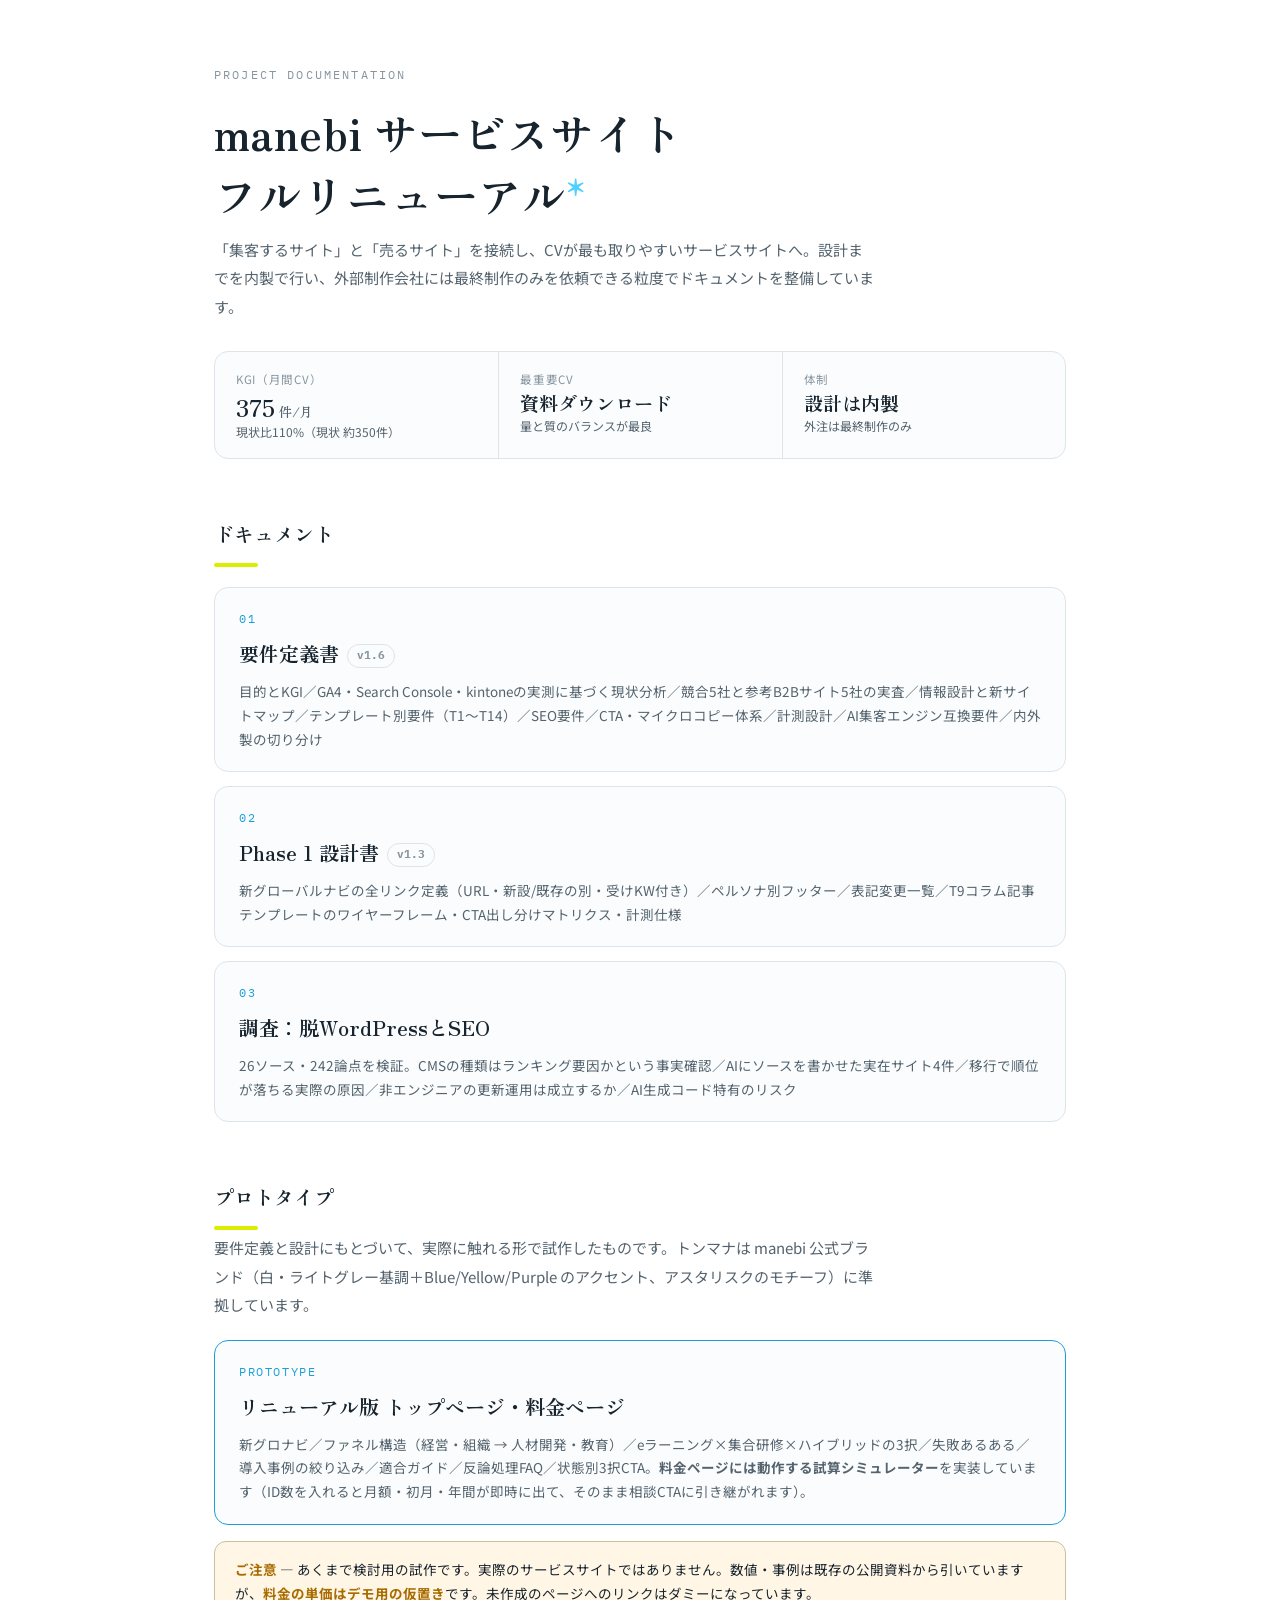
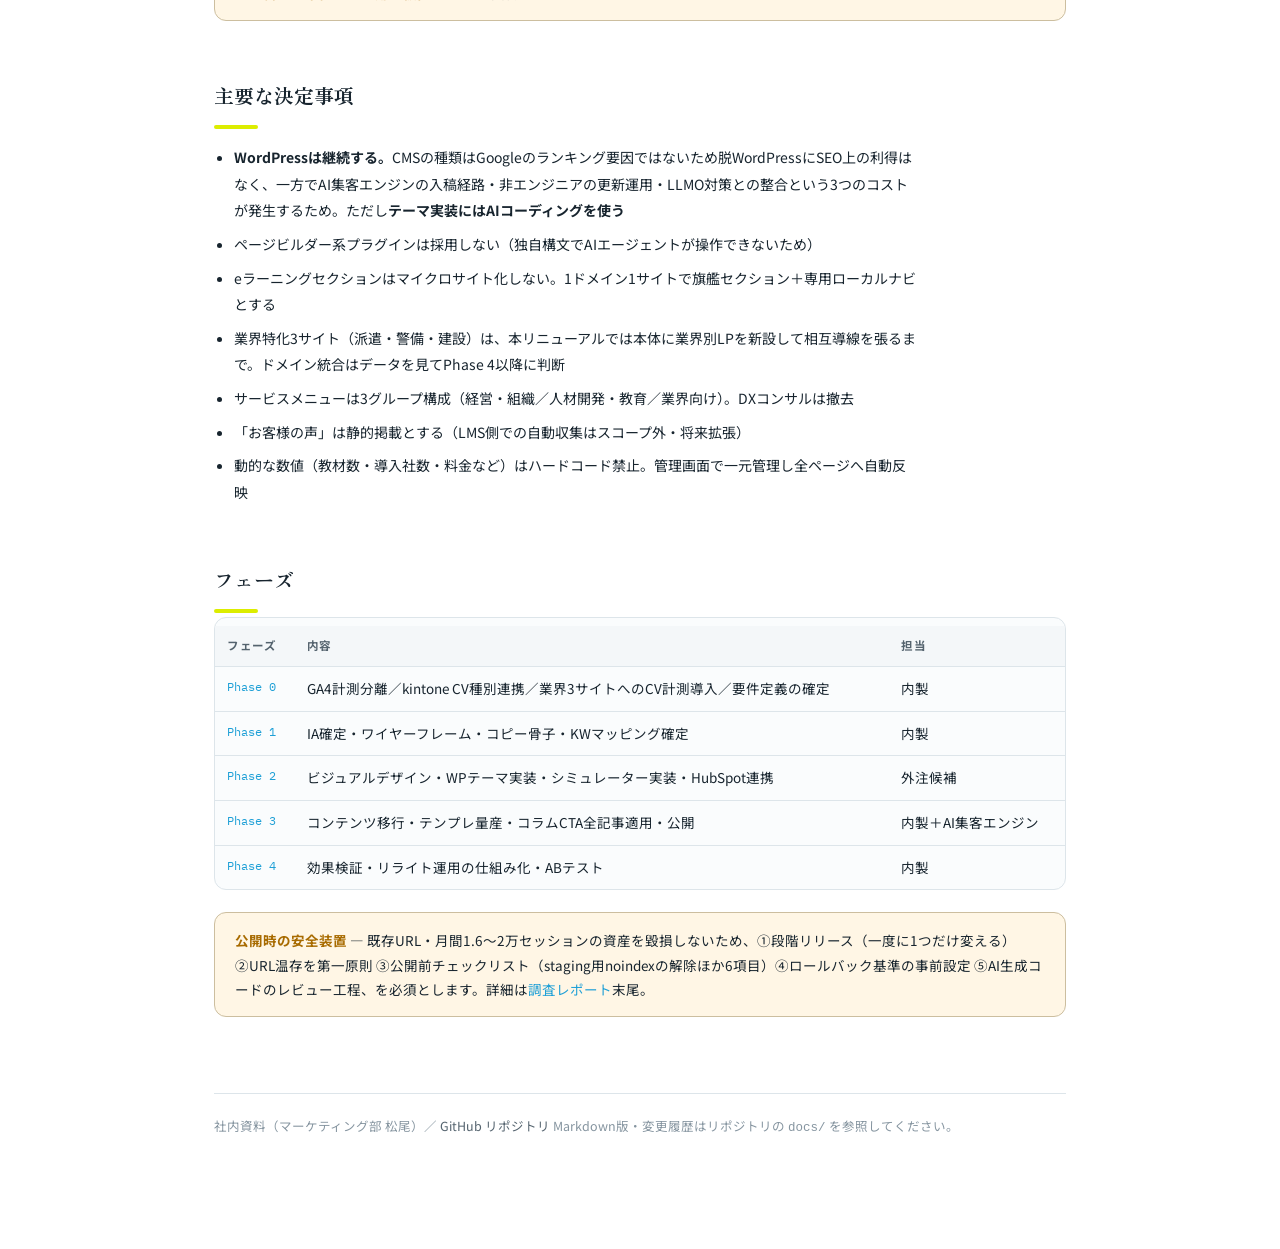
<file: index.html>
<!doctype html>
<html lang="ja">
<head>
<meta charset="utf-8">
<meta name="viewport" content="width=device-width, initial-scale=1">
<meta name="color-scheme" content="light dark">
<meta name="robots" content="noindex, nofollow">
<title>manebi サービスサイト フルリニューアル｜ドキュメント</title>
<link rel="stylesheet" href="https://fonts.googleapis.com/css2?family=Noto+Sans+JP:wght@400;500;700&family=Zen+Old+Mincho:wght@600;700&family=IBM+Plex+Mono:wght@400;500&display=swap">
<style>
  :root{
    --paper:#ffffff; --mist:#f4f7f9; --panel:#fafcfd; --line:#dde5ea;
    --ink:#17242e; --ink2:#54636e; --ink3:#8695a0;
    --blue:#1d9fd6; --blue-brand:#51d0ff; --blue-soft:#e8f7fe;
    --yellow:#dced00; --yellow-soft:#f7fabf;
    --purple:#7c78d8; --purple-soft:#eeedfb;
    --warn:#a86b00; --warn-soft:#fff6e5;
    --mono:"IBM Plex Mono",ui-monospace,Consolas,monospace;
  }
  @media (prefers-color-scheme: dark){
    :root:not([data-theme="light"]){
      --paper:#0f171d; --mist:#141e26; --panel:#16222b; --line:#2a3742;
      --ink:#e8eef2; --ink2:#a7b4bd; --ink3:#75838d;
      --blue:#5bc8f5; --blue-brand:#51d0ff; --blue-soft:#12303f;
      --yellow:#d9e85a; --yellow-soft:#33370f;
      --purple:#ada9f5; --purple-soft:#272544;
      --warn:#e0a44a; --warn-soft:#332813;
    }
  }
  :root[data-theme="dark"]{
    --paper:#0f171d; --mist:#141e26; --panel:#16222b; --line:#2a3742;
    --ink:#e8eef2; --ink2:#a7b4bd; --ink3:#75838d;
    --blue:#5bc8f5; --blue-brand:#51d0ff; --blue-soft:#12303f;
    --yellow:#d9e85a; --yellow-soft:#33370f;
    --purple:#ada9f5; --purple-soft:#272544;
    --warn:#e0a44a; --warn-soft:#332813;
  }
  *{box-sizing:border-box}
  body{margin:0; background:var(--paper); color:var(--ink);
    font-family:"Noto Sans JP","Hiragino Kaku Gothic ProN","Yu Gothic UI",sans-serif;
    font-size:15px; line-height:1.9; -webkit-font-smoothing:antialiased}
  .wrap{max-width:900px; margin:0 auto; padding:64px 24px 110px}
  a{color:var(--blue); text-decoration:none}
  a:focus-visible{outline:2px solid var(--blue); outline-offset:3px; border-radius:4px}
  .eyebrow{font-family:var(--mono); font-size:12px; letter-spacing:.18em; color:var(--ink3); text-transform:uppercase}
  h1{font-family:"Zen Old Mincho",serif; font-weight:700; font-size:clamp(30px,5vw,44px);
    line-height:1.42; margin:14px 0 10px; text-wrap:balance}
  h1 .ast{color:var(--blue-brand)}
  .sub{color:var(--ink2); max-width:44em; margin:0}
  h2{font-family:"Zen Old Mincho",serif; font-weight:700; font-size:20px; margin:0 0 4px}
  h2::after{content:""; display:block; width:44px; height:4px; margin-top:10px; background:var(--yellow); border-radius:2px}
  section{margin-top:56px}

  .facts{display:grid; grid-template-columns:repeat(auto-fit,minmax(190px,1fr));
    border:1px solid var(--line); border-radius:14px; overflow:hidden; background:var(--panel); margin-top:30px}
  .fact{padding:17px 21px; border-left:1px solid var(--line)}
  .fact:first-child{border-left:none}
  .fact .l{font-size:11.5px; color:var(--ink3); letter-spacing:.06em}
  .fact .v{font-family:"Zen Old Mincho",serif; font-size:24px; font-weight:700; line-height:1.3; font-variant-numeric:tabular-nums}
  .fact .v small{font-size:13px; font-weight:600; color:var(--ink2)}
  .fact .n{font-size:12px; color:var(--ink2); line-height:1.6}

  .docs{display:grid; gap:14px; margin-top:20px}
  .doc{display:block; border:1px solid var(--line); border-radius:14px; padding:20px 24px;
    background:var(--panel); transition:border-color .15s, transform .15s}
  .doc:hover{border-color:var(--blue); transform:translateY(-2px)}
  .doc .no{font-family:var(--mono); font-size:11.5px; color:var(--blue); letter-spacing:.14em}
  .doc h3{font-family:"Zen Old Mincho",serif; font-size:20px; font-weight:700; margin:5px 0 7px; color:var(--ink)}
  .doc p{margin:0; font-size:13.5px; color:var(--ink2); line-height:1.75}
  .doc .ver{display:inline-block; font-family:var(--mono); font-size:10.5px; color:var(--ink3);
    border:1px solid var(--line); border-radius:999px; padding:1px 9px; margin-left:8px; vertical-align:3px}

  .note{border:1px solid color-mix(in srgb,var(--warn) 32%,var(--line)); background:var(--warn-soft);
    border-radius:12px; padding:15px 20px; margin-top:22px; font-size:13.5px; line-height:1.8}
  .note b{color:var(--warn)}

  ul{padding-left:1.3em; max-width:47em}
  li{margin:7px 0; font-size:14px}
  .phases{width:100%; border-collapse:collapse; font-size:13.5px; margin-top:8px}
  .phases th,.phases td{text-align:left; padding:9px 12px; border-top:1px solid var(--line); vertical-align:top}
  .phases thead th{border-top:none; font-size:11.5px; color:var(--ink2); letter-spacing:.05em; background:var(--mist)}
  .phases td:first-child{font-family:var(--mono); font-size:12px; white-space:nowrap; color:var(--blue)}
  .tblwrap{overflow-x:auto; border:1px solid var(--line); border-radius:12px; background:var(--panel)}
  footer{margin-top:76px; padding-top:20px; border-top:1px solid var(--line); font-size:12.5px; color:var(--ink3)}
  footer a{color:var(--ink2)}
</style>
</head>
<body>
<div class="wrap">

<header>
  <div class="eyebrow">Project Documentation</div>
  <h1>manebi サービスサイト<br>フルリニューアル<span class="ast">*</span></h1>
  <p class="sub">「集客するサイト」と「売るサイト」を接続し、CVが最も取りやすいサービスサイトへ。設計までを内製で行い、外部制作会社には最終制作のみを依頼できる粒度でドキュメントを整備しています。</p>

  <div class="facts">
    <div class="fact">
      <div class="l">KGI（月間CV）</div>
      <div class="v">375<small> 件/月</small></div>
      <div class="n">現状比110%（現状 約350件）</div>
    </div>
    <div class="fact">
      <div class="l">最重要CV</div>
      <div class="v" style="font-size:19px">資料ダウンロード</div>
      <div class="n">量と質のバランスが最良</div>
    </div>
    <div class="fact">
      <div class="l">体制</div>
      <div class="v" style="font-size:19px">設計は内製</div>
      <div class="n">外注は最終制作のみ</div>
    </div>
  </div>
</header>

<section>
  <h2>ドキュメント</h2>
  <div class="docs">
    <a class="doc" href="requirements/">
      <div class="no">01</div>
      <h3>要件定義書<span class="ver">v1.6</span></h3>
      <p>目的とKGI／GA4・Search Console・kintoneの実測に基づく現状分析／競合5社と参考B2Bサイト5社の実査／情報設計と新サイトマップ／テンプレート別要件（T1〜T14）／SEO要件／CTA・マイクロコピー体系／計測設計／AI集客エンジン互換要件／内外製の切り分け</p>
    </a>
    <a class="doc" href="phase1-design/">
      <div class="no">02</div>
      <h3>Phase 1 設計書<span class="ver">v1.3</span></h3>
      <p>新グローバルナビの全リンク定義（URL・新設/既存の別・受けKW付き）／ペルソナ別フッター／表記変更一覧／T9コラム記事テンプレートのワイヤーフレーム・CTA出し分けマトリクス・計測仕様</p>
    </a>
    <a class="doc" href="research/">
      <div class="no">03</div>
      <h3>調査：脱WordPressとSEO</h3>
      <p>26ソース・242論点を検証。CMSの種類はランキング要因かという事実確認／AIにソースを書かせた実在サイト4件／移行で順位が落ちる実際の原因／非エンジニアの更新運用は成立するか／AI生成コード特有のリスク</p>
    </a>
  </div>
</section>

<section>
  <h2>プロトタイプ</h2>
  <p class="sub" style="margin-bottom:6px">要件定義と設計にもとづいて、実際に触れる形で試作したものです。トンマナは manebi 公式ブランド（白・ライトグレー基調＋Blue/Yellow/Purple のアクセント、アスタリスクのモチーフ）に準拠しています。</p>
  <div class="docs">
    <a class="doc" href="prototype/" style="border-color:var(--blue)">
      <div class="no">PROTOTYPE</div>
      <h3>リニューアル版 トップページ・料金ページ</h3>
      <p>新グロナビ／ファネル構造（経営・組織 → 人材開発・教育）／eラーニング×集合研修×ハイブリッドの3択／失敗あるある／導入事例の絞り込み／適合ガイド／反論処理FAQ／状態別3択CTA。<strong>料金ページには動作する試算シミュレーター</strong>を実装しています（ID数を入れると月額・初月・年間が即時に出て、そのまま相談CTAに引き継がれます）。</p>
    </a>
  </div>
  <div class="note" style="margin-top:16px">
    <b>ご注意</b> — あくまで検討用の試作です。実際のサービスサイトではありません。数値・事例は既存の公開資料から引いていますが、<b>料金の単価はデモ用の仮置き</b>です。未作成のページへのリンクはダミーになっています。
  </div>
</section>

<section>
  <h2>主要な決定事項</h2>
  <ul>
    <li><b>WordPressは継続する。</b>CMSの種類はGoogleのランキング要因ではないため脱WordPressにSEO上の利得はなく、一方でAI集客エンジンの入稿経路・非エンジニアの更新運用・LLMO対策との整合という3つのコストが発生するため。ただし<b>テーマ実装にはAIコーディングを使う</b></li>
    <li>ページビルダー系プラグインは採用しない（独自構文でAIエージェントが操作できないため）</li>
    <li>eラーニングセクションはマイクロサイト化しない。1ドメイン1サイトで旗艦セクション＋専用ローカルナビとする</li>
    <li>業界特化3サイト（派遣・警備・建設）は、本リニューアルでは本体に業界別LPを新設して相互導線を張るまで。ドメイン統合はデータを見てPhase 4以降に判断</li>
    <li>サービスメニューは3グループ構成（経営・組織／人材開発・教育／業界向け）。DXコンサルは撤去</li>
    <li>「お客様の声」は静的掲載とする（LMS側での自動収集はスコープ外・将来拡張）</li>
    <li>動的な数値（教材数・導入社数・料金など）はハードコード禁止。管理画面で一元管理し全ページへ自動反映</li>
  </ul>
</section>

<section>
  <h2>フェーズ</h2>
  <div class="tblwrap">
  <table class="phases">
    <thead><tr><th>フェーズ</th><th>内容</th><th>担当</th></tr></thead>
    <tbody>
      <tr><td>Phase 0</td><td>GA4計測分離／kintone CV種別連携／業界3サイトへのCV計測導入／要件定義の確定</td><td>内製</td></tr>
      <tr><td>Phase 1</td><td>IA確定・ワイヤーフレーム・コピー骨子・KWマッピング確定</td><td>内製</td></tr>
      <tr><td>Phase 2</td><td>ビジュアルデザイン・WPテーマ実装・シミュレーター実装・HubSpot連携</td><td>外注候補</td></tr>
      <tr><td>Phase 3</td><td>コンテンツ移行・テンプレ量産・コラムCTA全記事適用・公開</td><td>内製＋AI集客エンジン</td></tr>
      <tr><td>Phase 4</td><td>効果検証・リライト運用の仕組み化・ABテスト</td><td>内製</td></tr>
    </tbody>
  </table>
  </div>

  <div class="note">
    <b>公開時の安全装置</b> — 既存URL・月間1.6〜2万セッションの資産を毀損しないため、①段階リリース（一度に1つだけ変える）②URL温存を第一原則 ③公開前チェックリスト（staging用noindexの解除ほか6項目）④ロールバック基準の事前設定 ⑤AI生成コードのレビュー工程、を必須とします。詳細は<a href="research/">調査レポート</a>末尾。
  </div>
</section>

<footer>
  社内資料（マーケティング部 松尾）／
  <a href="https://github.com/matsuo-boop/service-site-renewal-01">GitHub リポジトリ</a>
  Markdown版・変更履歴はリポジトリの <code>docs/</code> を参照してください。
</footer>

</div>
</body>
</html>
</file>
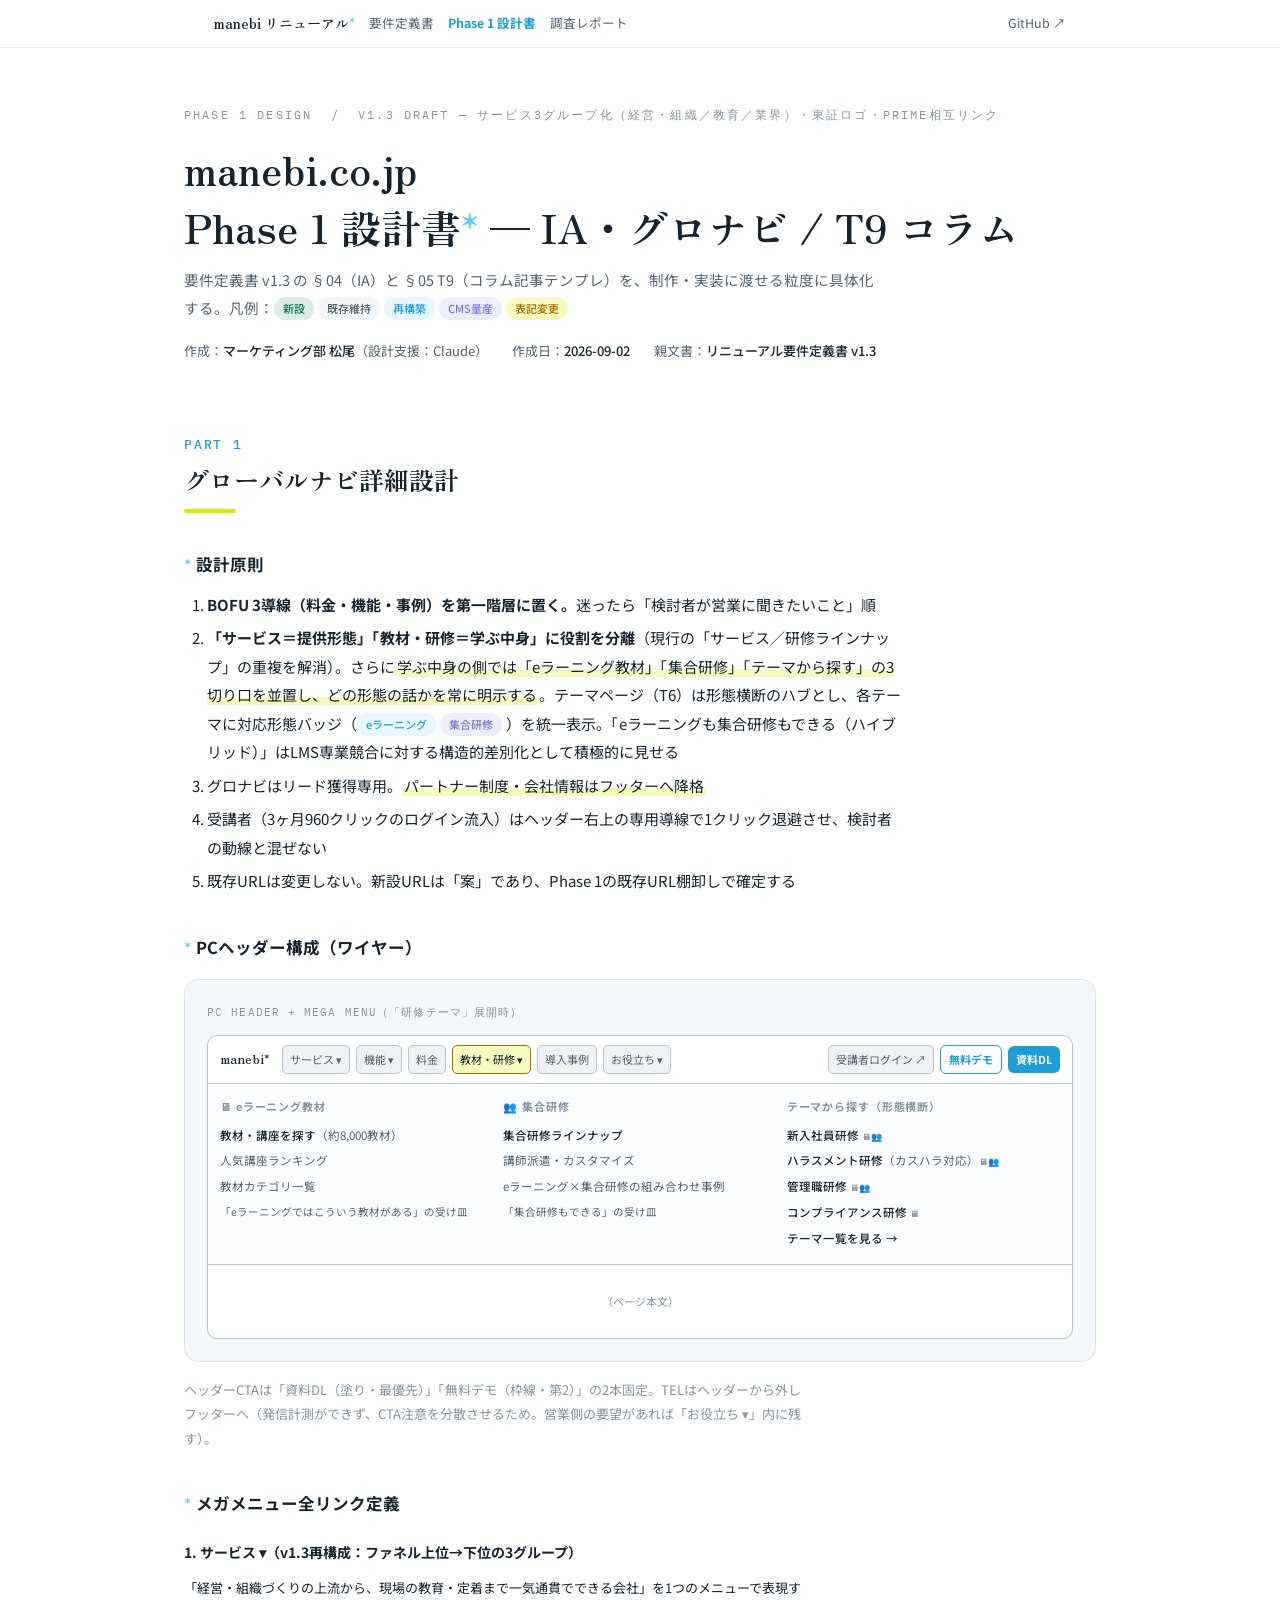
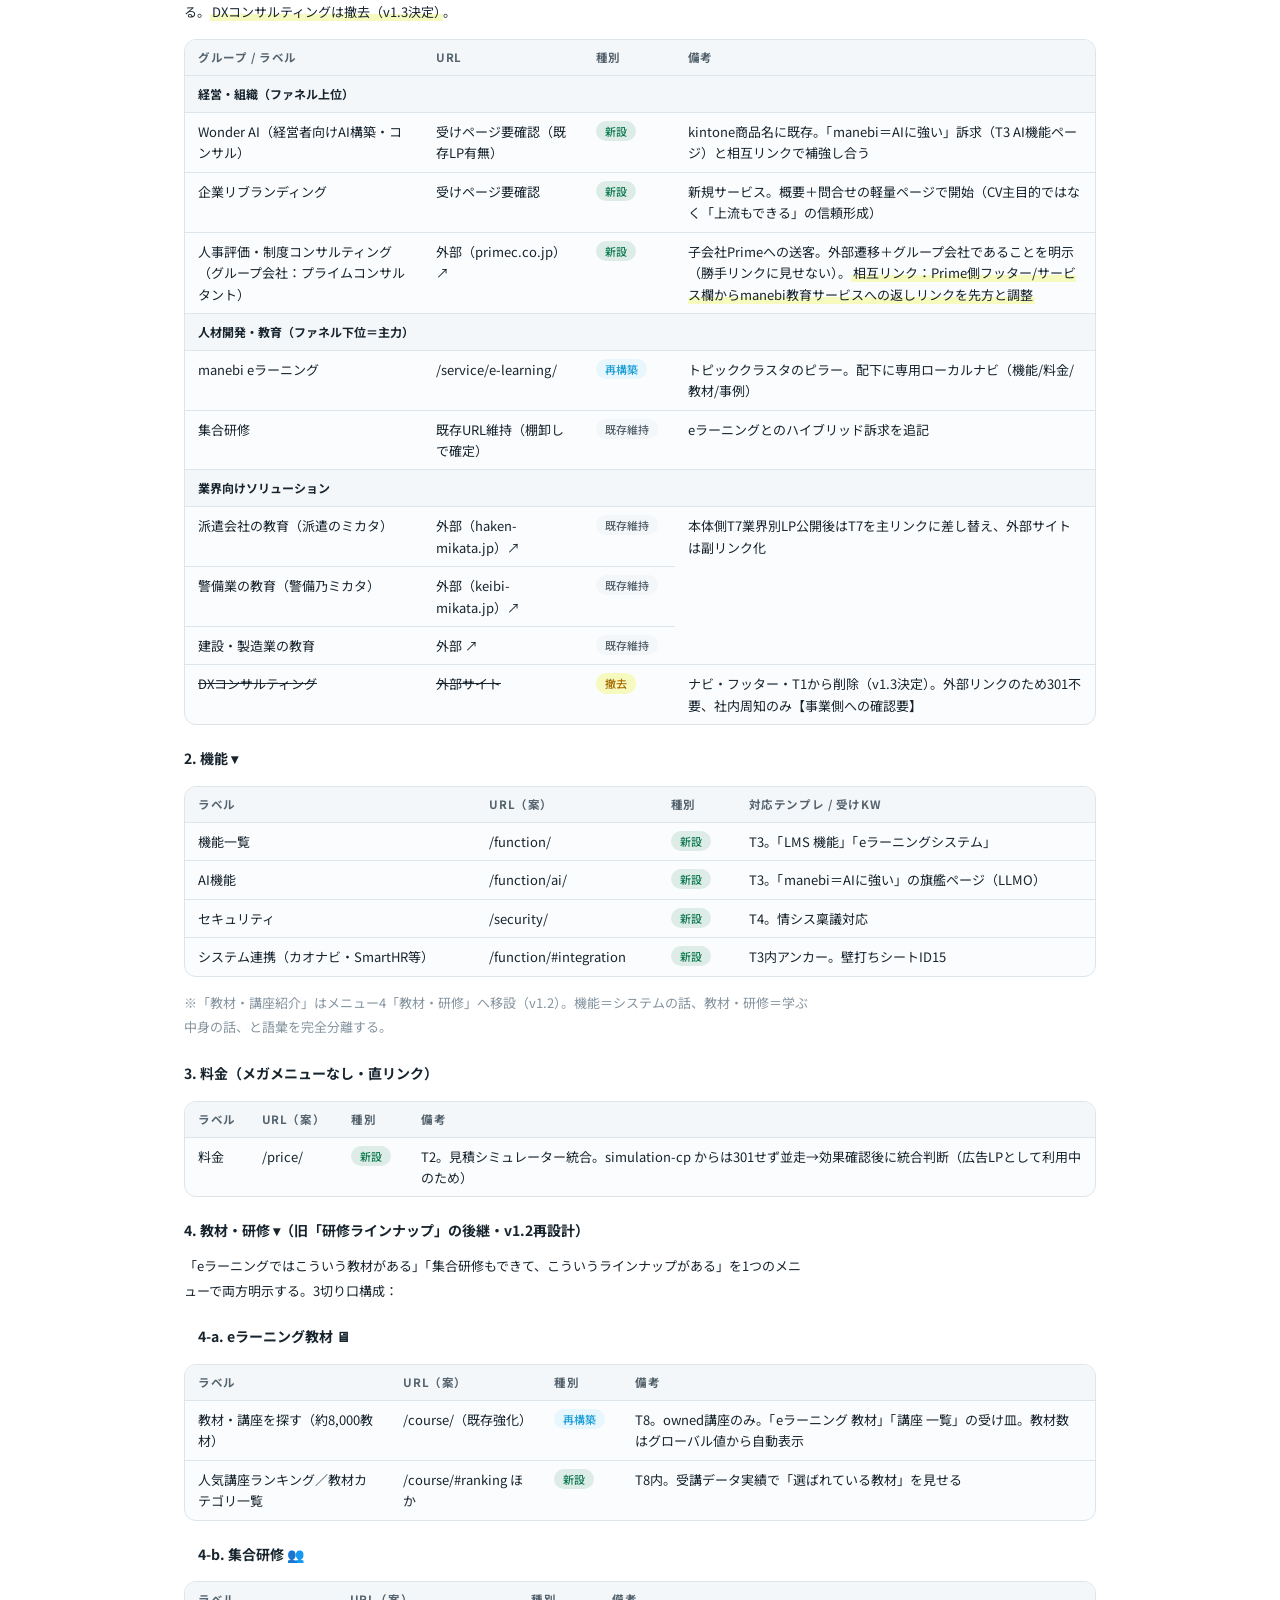
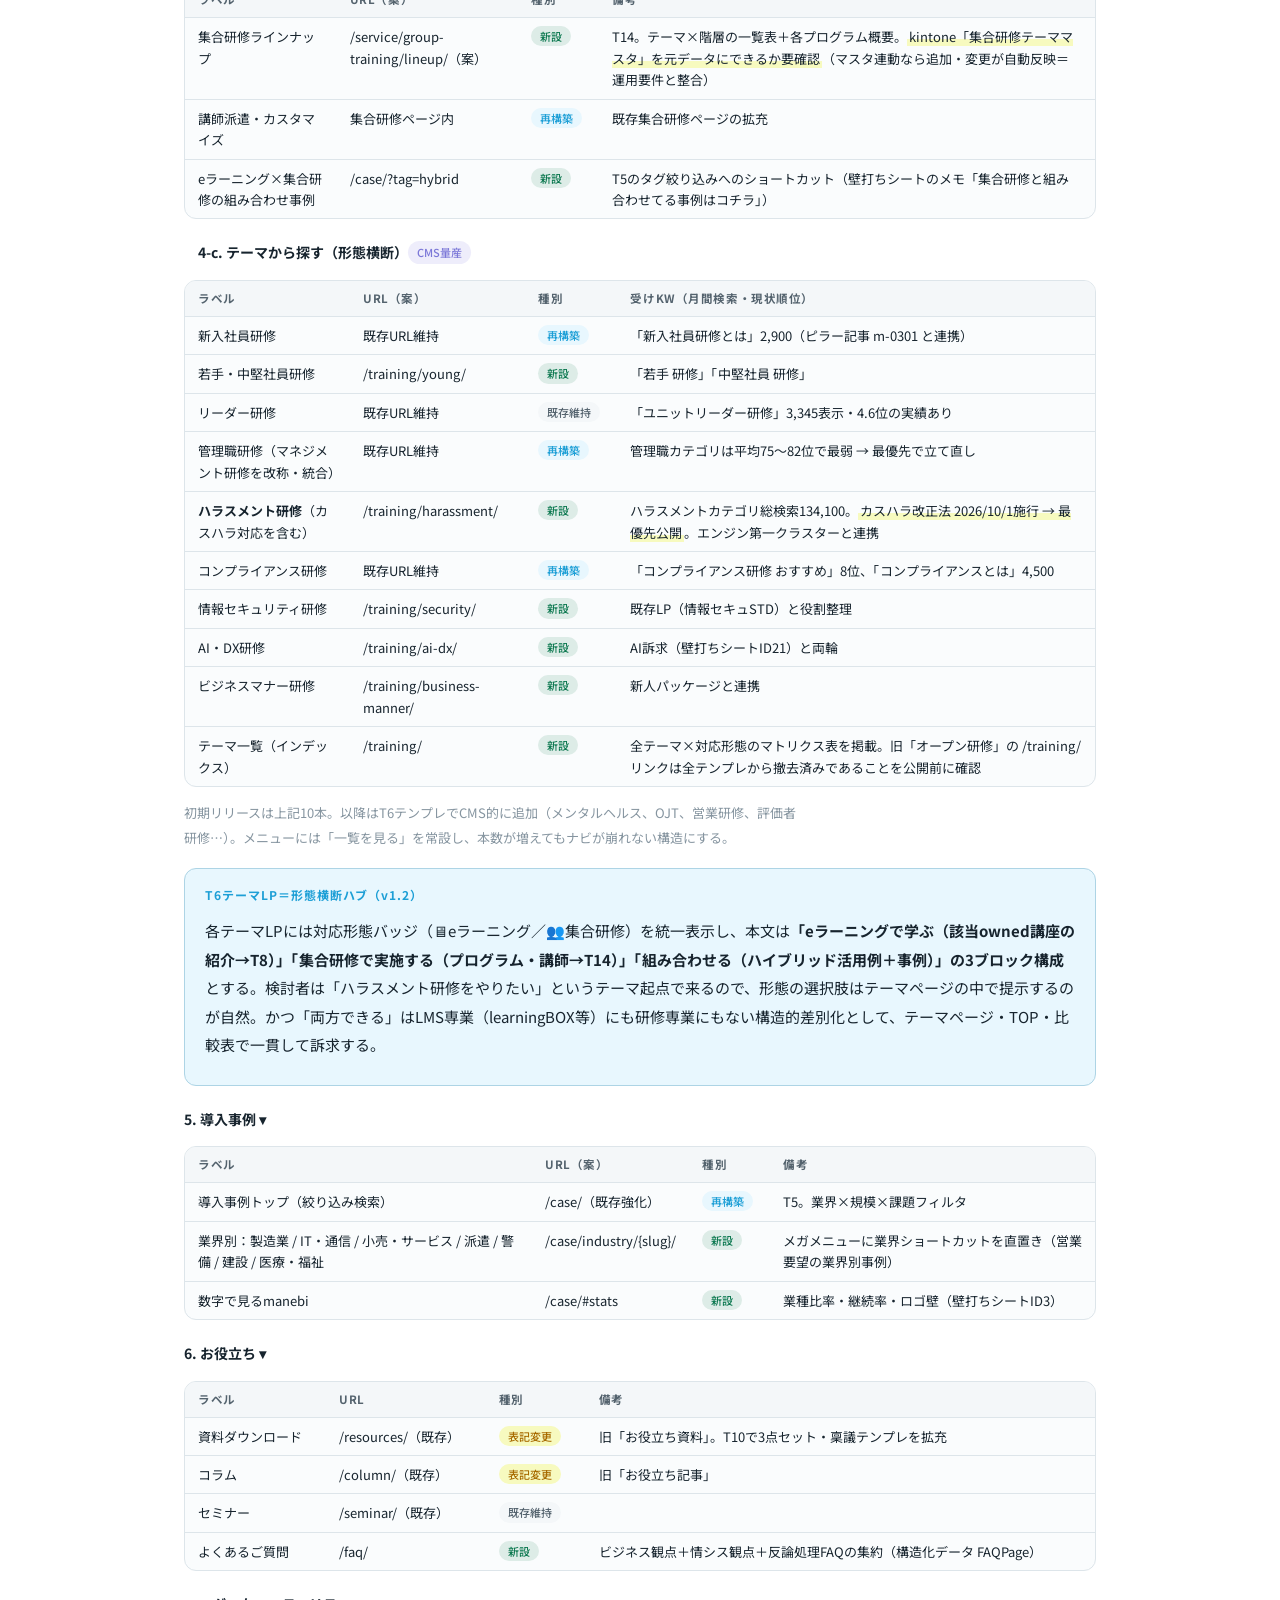
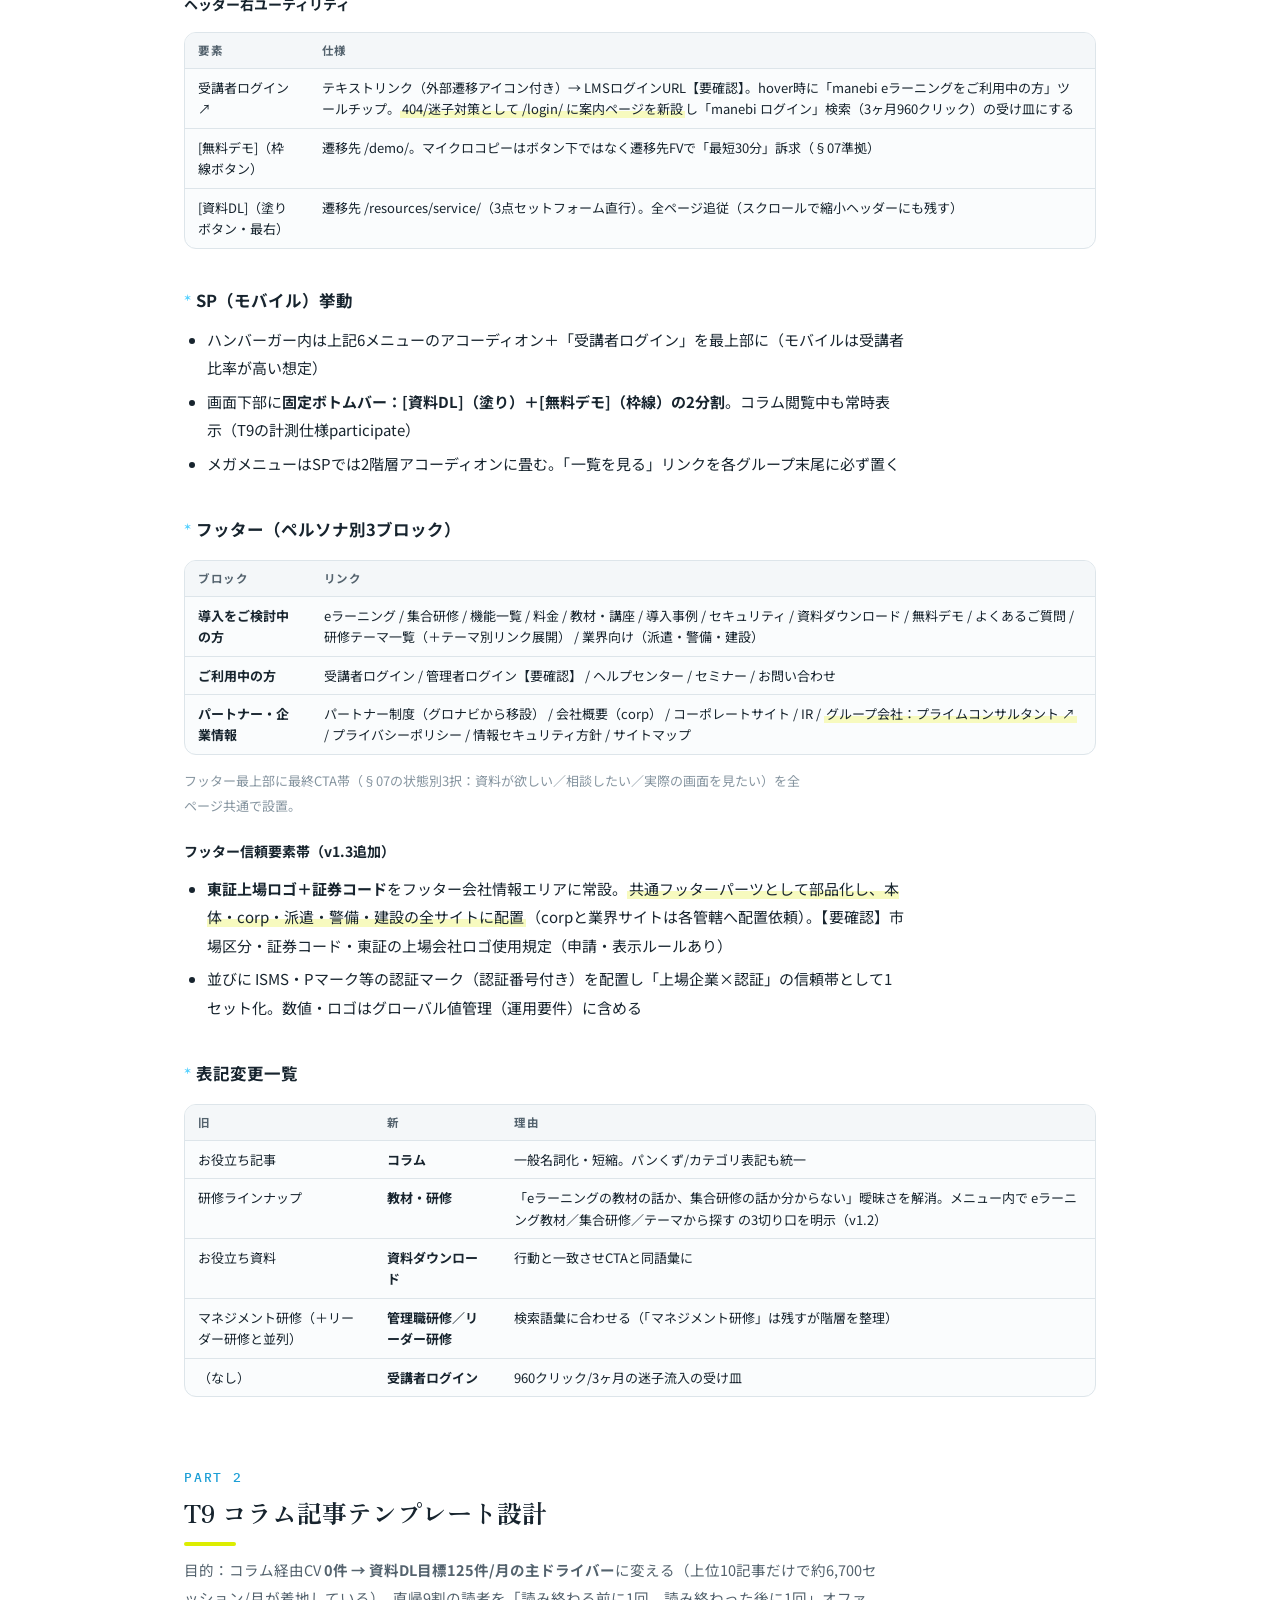
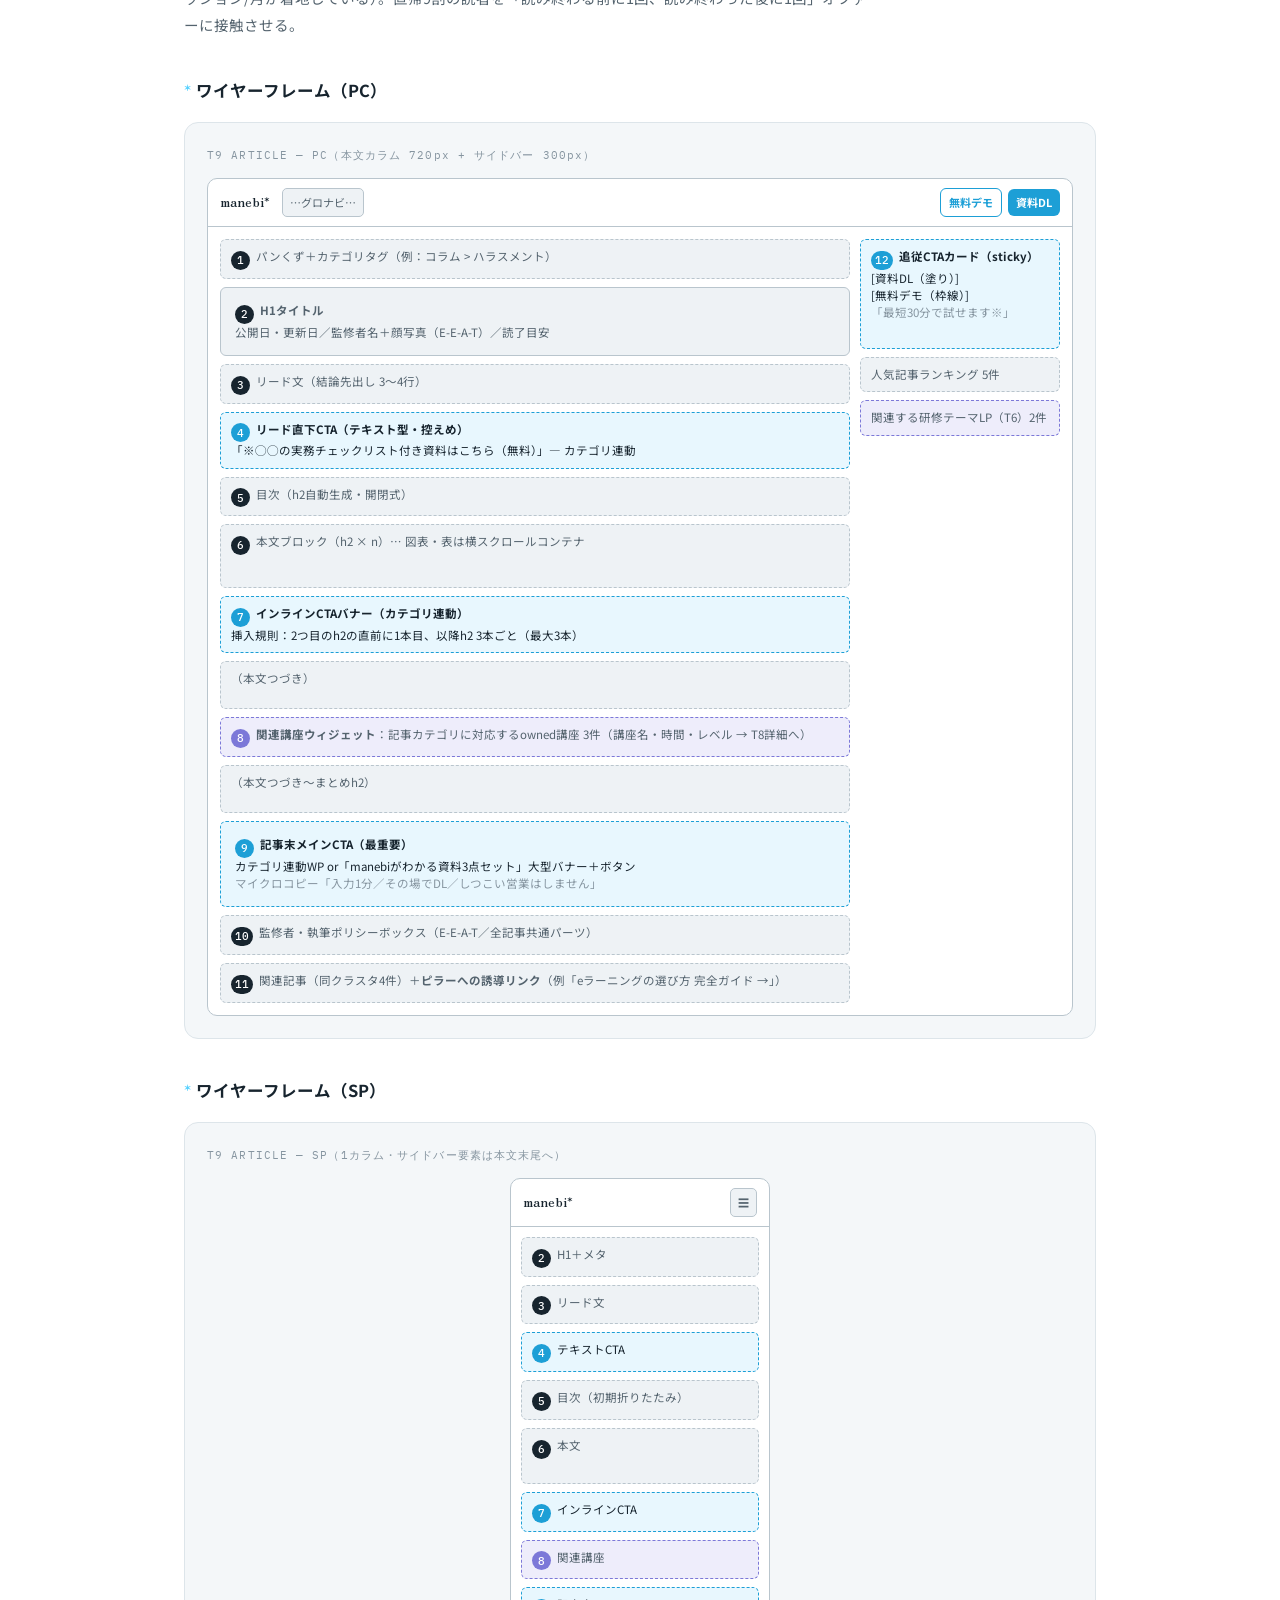
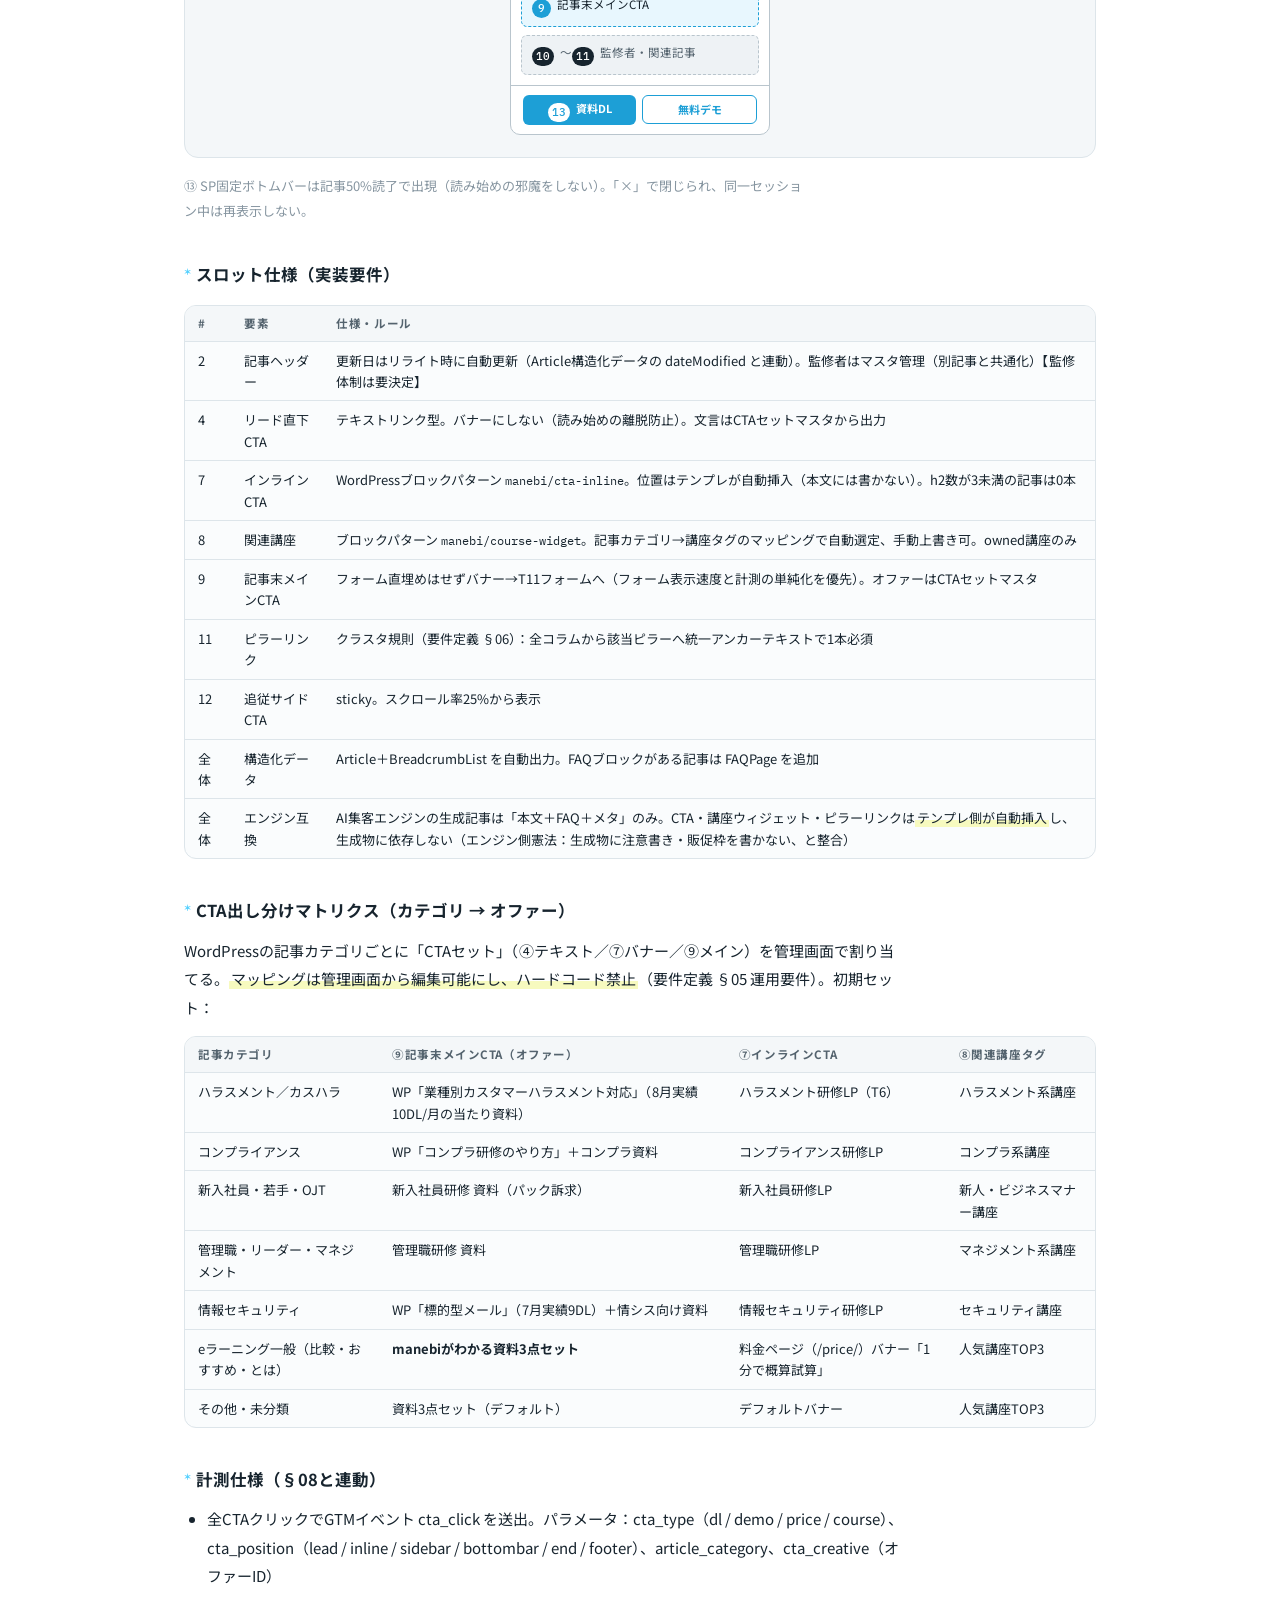
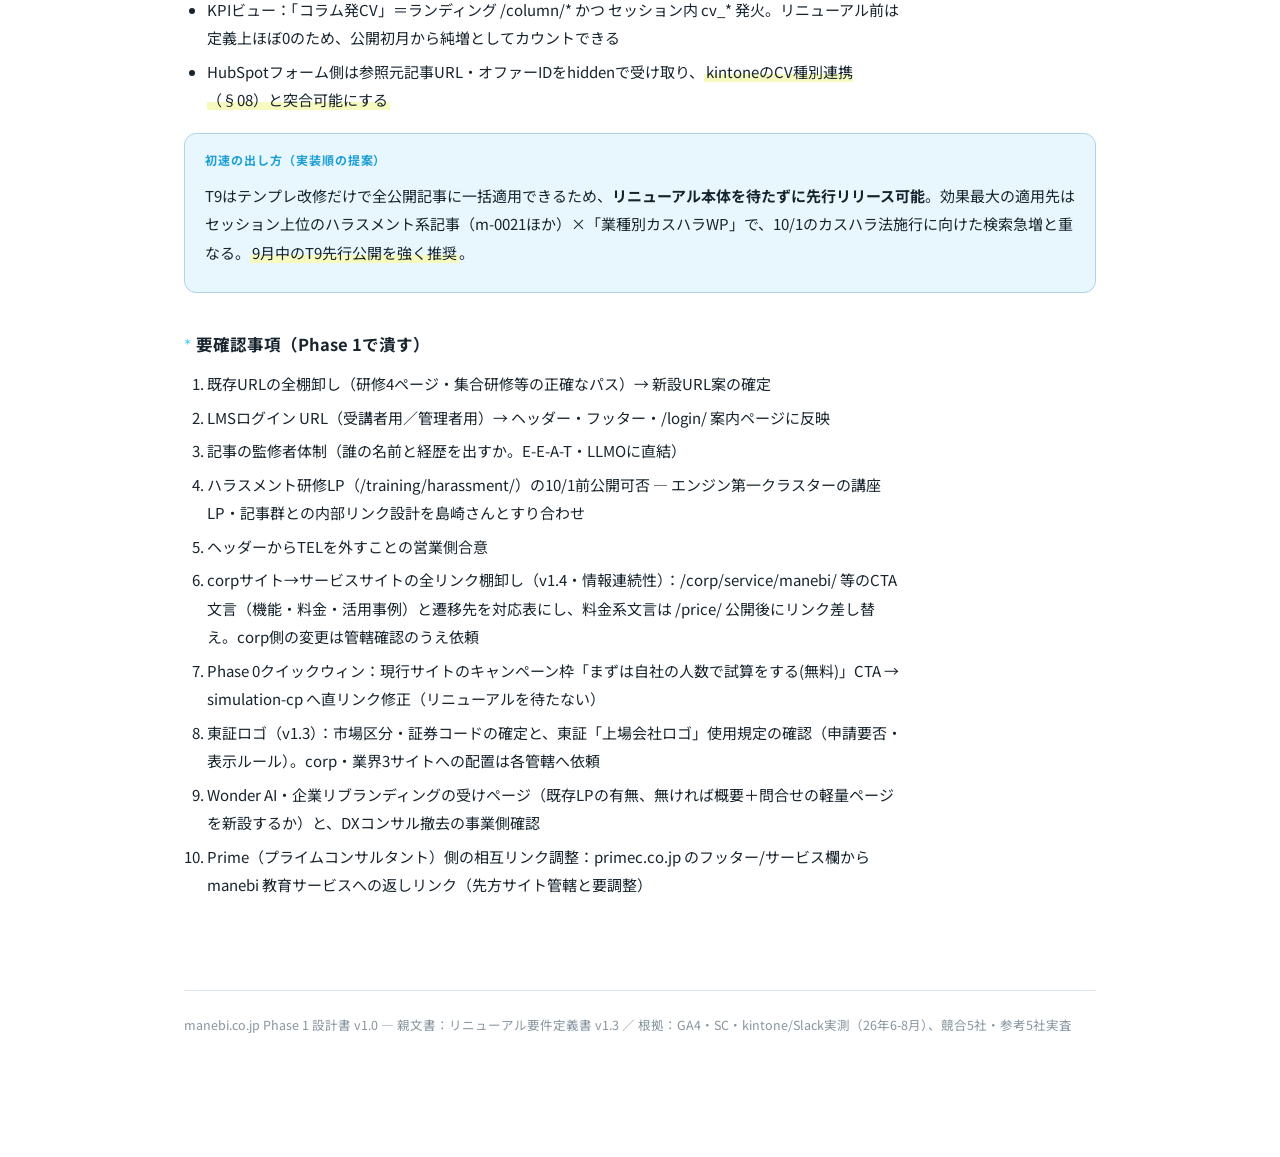
<file: phase1-design/index.html>
<!doctype html>
<html lang="ja">
<head>
<meta charset="utf-8">
<meta name="viewport" content="width=device-width, initial-scale=1">
<meta name="color-scheme" content="light dark">
<meta name="robots" content="noindex, nofollow">
<title>manebi.co.jp Phase 1 設計書｜manebi サービスサイト リニューアル</title>
<link rel="stylesheet" href="https://fonts.googleapis.com/css2?family=Noto+Sans+JP:wght@400;500;700&family=Zen+Old+Mincho:wght@600;700&family=IBM+Plex+Mono:wght@400;500&display=swap">
<style>
  :root{
    --paper:#ffffff; --mist:#f4f7f9; --panel:#fafcfd; --line:#dde5ea;
    --ink:#17242e; --ink2:#54636e; --ink3:#8695a0;
    --blue:#1d9fd6; --blue-brand:#51d0ff; --blue-soft:#e8f7fe;
    --yellow:#dced00; --yellow-soft:#f7fabf;
    --purple:#7c78d8; --purple-soft:#eeedfb;
    --good:#0f7a52; --warn:#a86b00; --bad:#c0392f;
    --wf:#eef2f5; --wf-line:#b9c5cd;
    --mono:"IBM Plex Mono",ui-monospace,Consolas,monospace;
  }
  @media (prefers-color-scheme: dark){
    :root:not([data-theme="light"]){
      --paper:#0f171d; --mist:#141e26; --panel:#16222b; --line:#2a3742;
      --ink:#e8eef2; --ink2:#a7b4bd; --ink3:#75838d;
      --blue:#5bc8f5; --blue-brand:#51d0ff; --blue-soft:#12303f;
      --yellow:#d9e85a; --yellow-soft:#33370f;
      --purple:#ada9f5; --purple-soft:#272544;
      --good:#4ecf9a; --warn:#e0a44a; --bad:#ff8577;
      --wf:#1a2630; --wf-line:#3d4c58;
    }
  }
  :root[data-theme="dark"]{
    --paper:#0f171d; --mist:#141e26; --panel:#16222b; --line:#2a3742;
    --ink:#e8eef2; --ink2:#a7b4bd; --ink3:#75838d;
    --blue:#5bc8f5; --blue-brand:#51d0ff; --blue-soft:#12303f;
    --yellow:#d9e85a; --yellow-soft:#33370f;
    --purple:#ada9f5; --purple-soft:#272544;
    --good:#4ecf9a; --warn:#e0a44a; --bad:#ff8577;
    --wf:#1a2630; --wf-line:#3d4c58;
  }
  *{box-sizing:border-box}
  body{margin:0; background:var(--paper); color:var(--ink);
    font-family:"Noto Sans JP","Hiragino Kaku Gothic ProN","Yu Gothic UI",sans-serif;
    font-size:15px; line-height:1.9; -webkit-font-smoothing:antialiased}
  .wrap{max-width:960px; margin:0 auto; padding:56px 24px 120px}
  a{color:var(--blue); text-decoration:none; border-bottom:1px solid color-mix(in srgb,var(--blue) 40%,transparent)}
  a:focus-visible{outline:2px solid var(--blue); outline-offset:2px}
  .eyebrow{font-family:var(--mono); font-size:12px; letter-spacing:.18em; color:var(--ink3); text-transform:uppercase}
  h1{font-family:"Zen Old Mincho",serif; font-weight:700; font-size:clamp(28px,4.5vw,40px); line-height:1.45; margin:14px 0 6px; text-wrap:balance}
  h1 .ast{color:var(--blue-brand)}
  .meta{display:flex; flex-wrap:wrap; gap:8px 24px; margin-top:18px; font-size:13px; color:var(--ink2)}
  .meta b{color:var(--ink); font-weight:500}
  section{margin-top:72px}
  h2{font-family:"Zen Old Mincho",serif; font-weight:700; font-size:25px; line-height:1.45; margin:0 0 6px; scroll-margin-top:24px}
  h2 .no{font-family:var(--mono); font-weight:500; font-size:13px; color:var(--blue); display:block; letter-spacing:.14em; margin-bottom:6px}
  h2::after{content:""; display:block; width:52px; height:4px; margin-top:12px; background:var(--yellow); border-radius:2px}
  h3{font-size:16.5px; font-weight:700; margin:36px 0 10px}
  h3::before{content:"* "; color:var(--blue-brand); font-family:"Zen Old Mincho",serif; font-weight:700}
  h4{font-size:14px; font-weight:700; margin:20px 0 6px}
  p{margin:10px 0; max-width:48em}
  ul,ol{margin:10px 0; padding-left:1.5em; max-width:48em}
  li{margin:5px 0}
  .lead{color:var(--ink2); font-size:14.5px; max-width:48em}
  mark{background:linear-gradient(transparent 62%, var(--yellow-soft) 62%); color:inherit; padding:0 2px}
  .muted{color:var(--ink3)} .small{font-size:13px}
  .chip{display:inline-block; font-size:11px; font-weight:500; border-radius:999px; padding:1px 9px; margin-right:4px; white-space:nowrap; vertical-align:1px}
  .chip.new{background:color-mix(in srgb,var(--good) 14%, var(--paper)); color:var(--good)}
  .chip.keep{background:var(--mist); color:var(--ink2)}
  .chip.re{background:var(--blue-soft); color:var(--blue)}
  .chip.cms{background:var(--purple-soft); color:var(--purple)}
  .chip.name{background:var(--yellow-soft); color:var(--warn)}
  .tbl{overflow-x:auto; border:1px solid var(--line); border-radius:12px; margin:14px 0; background:var(--panel)}
  table{border-collapse:collapse; width:100%; font-size:13px; line-height:1.65}
  th,td{padding:8px 13px; text-align:left; vertical-align:top; border-top:1px solid var(--line)}
  thead th{border-top:none; background:var(--mist); font-size:11.5px; letter-spacing:.05em; color:var(--ink2); white-space:nowrap}
  td .u{font-family:var(--mono); font-size:12px; white-space:nowrap}
  .callout{border:1px solid var(--line); border-radius:12px; padding:15px 20px; margin:18px 0; background:var(--panel)}
  .callout.blue{background:var(--blue-soft); border-color:color-mix(in srgb,var(--blue) 25%,var(--line))}
  .callout.purple{background:var(--purple-soft); border-color:color-mix(in srgb,var(--purple) 25%,var(--line))}
  .callout .ct{font-size:12px; font-weight:700; letter-spacing:.08em; margin-bottom:6px; color:var(--blue)}
  .callout.purple .ct{color:var(--purple)}
  .callout p{max-width:none}

  /* ---------- wireframe primitives ---------- */
  .wfstage{border:1px solid var(--line); border-radius:14px; background:var(--mist); padding:22px; margin:16px 0; overflow-x:auto}
  .wfcap{font-family:var(--mono); font-size:11px; letter-spacing:.1em; color:var(--ink3); margin-bottom:12px}
  .browser{background:var(--paper); border:1px solid var(--wf-line); border-radius:10px; min-width:640px; overflow:hidden}
  .browser.sp{min-width:0; width:260px; margin:0 auto}
  .box{border:1.5px dashed var(--wf-line); background:var(--wf); border-radius:6px; padding:8px 10px; font-size:11.5px; color:var(--ink2); line-height:1.5; position:relative}
  .box.solid{border-style:solid}
  .box.cta{border-color:var(--blue); background:var(--blue-soft); color:var(--ink)}
  .box.wid{border-color:var(--purple); background:var(--purple-soft)}
  .num{display:inline-flex; align-items:center; justify-content:center; min-width:19px; height:19px; padding:0 4px;
    border-radius:999px; background:var(--ink); color:var(--paper); font-family:var(--mono); font-size:11px; font-weight:500; margin-right:6px; vertical-align:-3px}
  .box.cta .num{background:var(--blue)}
  .box.wid .num{background:var(--purple)}
  .col{display:flex; flex-direction:column; gap:8px}
  .navbar{display:flex; gap:6px; align-items:center; padding:9px 12px; border-bottom:1px solid var(--wf-line); font-size:11px; flex-wrap:nowrap; white-space:nowrap}
  .navbar .logo{font-family:"Zen Old Mincho",serif; font-weight:700; font-size:13px; color:var(--ink); margin-right:6px}
  .navbar .it{padding:3px 7px; border-radius:5px; background:var(--wf); border:1px solid var(--wf-line); color:var(--ink2)}
  .navbar .it.on{background:var(--yellow-soft); border-color:var(--warn); color:var(--ink)}
  .navbar .sp1{flex:1}
  .navbar .bt{padding:3px 8px; border-radius:6px; font-weight:700}
  .navbar .bt.dl{background:var(--blue); color:#fff}
  .navbar .bt.demo{border:1.5px solid var(--blue); color:var(--blue)}
  .mega{padding:12px; display:grid; grid-template-columns:1fr 1fr 1fr; gap:10px; border-bottom:1px solid var(--wf-line); background:var(--panel)}
  .mega .g h5{margin:0 0 6px; font-size:11px; color:var(--ink3); letter-spacing:.08em; font-weight:700}
  .mega .g div{font-size:11.5px; padding:2px 0; color:var(--ink2)}
  .mega .g div b{color:var(--ink); font-weight:500}
  .art{display:grid; grid-template-columns:1fr 200px; gap:10px; padding:12px}
  @media (max-width:640px){ .mega{grid-template-columns:1fr} }
  footer{margin-top:90px; padding-top:22px; border-top:1px solid var(--line); font-size:12.5px; color:var(--ink3)}

  .sitenav{position:sticky; top:0; z-index:99; background:color-mix(in srgb,var(--paper) 90%,transparent);
    backdrop-filter:saturate(150%) blur(10px); border-bottom:1px solid var(--line)}
  .sitenav-in{max-width:900px; margin:0 auto; padding:10px 24px; display:flex; align-items:center; gap:14px; flex-wrap:wrap}
  .sitenav a{font-size:12.5px; color:var(--ink2); border-bottom:none; white-space:nowrap}
  .sitenav a:hover{color:var(--blue)}
  .sitenav a.home{font-family:"Zen Old Mincho",serif; font-weight:700; font-size:14px; color:var(--ink)}
  .sitenav a.on{color:var(--blue); font-weight:700}
  .sitenav .sp{flex:1}
  @media print{ .sitenav{display:none} }
</style>
</head>
<body>
<nav class="sitenav"><div class="sitenav-in"><a class="home" href="../">manebi リニューアル<span style="color:var(--blue-brand)">*</span></a><a  href="../requirements/">要件定義書</a><a class="on" href="../phase1-design/">Phase 1 設計書</a><a  href="../research/">調査レポート</a><span class="sp"></span><a href="https://github.com/matsuo-boop/service-site-renewal-01">GitHub &#8599;</a></div></nav>
<div class="wrap">
<header>
  <div class="eyebrow">Phase 1 Design &nbsp;/&nbsp; v1.3 draft — サービス3グループ化（経営・組織／教育／業界）・東証ロゴ・Prime相互リンク</div>
  <h1>manebi.co.jp<br>Phase 1 設計書<span class="ast">*</span> — IA・グロナビ / T9 コラム</h1>
  <p class="lead">要件定義書 v1.3 の §04（IA）と §05 T9（コラム記事テンプレ）を、制作・実装に渡せる粒度に具体化する。凡例：<span class="chip new">新設</span><span class="chip keep">既存維持</span><span class="chip re">再構築</span><span class="chip cms">CMS量産</span><span class="chip name">表記変更</span></p>
  <div class="meta">
    <span>作成：<b>マーケティング部 松尾</b>（設計支援：Claude）</span>
    <span>作成日：<b>2026-09-02</b></span>
    <span>親文書：<b>リニューアル要件定義書 v1.3</b></span>
  </div>
</header>

<!-- ================================================================ -->
<section id="p1">
  <h2><span class="no">PART 1</span>グローバルナビ詳細設計</h2>

  <h3>設計原則</h3>
  <ol>
    <li><strong>BOFU 3導線（料金・機能・事例）を第一階層に置く。</strong>迷ったら「検討者が営業に聞きたいこと」順</li>
    <li><strong>「サービス＝提供形態」「教材・研修＝学ぶ中身」に役割を分離</strong>（現行の「サービス／研修ラインナップ」の重複を解消）。さらに<mark>学ぶ中身の側では「eラーニング教材」「集合研修」「テーマから探す」の3切り口を並置し、どの形態の話かを常に明示する</mark>。テーマページ（T6）は形態横断のハブとし、各テーマに対応形態バッジ（<span class="chip re">eラーニング</span><span class="chip cms">集合研修</span>）を統一表示。「eラーニングも集合研修もできる（ハイブリッド）」はLMS専業競合に対する構造的差別化として積極的に見せる</li>
    <li>グロナビはリード獲得専用。<mark>パートナー制度・会社情報はフッターへ降格</mark></li>
    <li>受講者（3ヶ月960クリックのログイン流入）はヘッダー右上の専用導線で1クリック退避させ、検討者の動線と混ぜない</li>
    <li>既存URLは変更しない。新設URLは「案」であり、Phase 1の既存URL棚卸しで確定する</li>
  </ol>

  <h3>PCヘッダー構成（ワイヤー）</h3>
  <div class="wfstage">
    <div class="wfcap">PC HEADER + MEGA MENU（「研修テーマ」展開時）</div>
    <div class="browser">
      <div class="navbar">
        <span class="logo">manebi*</span>
        <span class="it">サービス ▾</span><span class="it">機能 ▾</span><span class="it">料金</span><span class="it on">教材・研修 ▾</span><span class="it">導入事例</span><span class="it">お役立ち ▾</span>
        <span class="sp1"></span>
        <span class="it">受講者ログイン ↗</span>
        <span class="bt demo">無料デモ</span>
        <span class="bt dl">資料DL</span>
      </div>
      <div class="mega">
        <div class="g"><h5>🖥 eラーニング教材</h5>
          <div><b>教材・講座を探す</b>（約8,000教材）</div><div>人気講座ランキング</div><div>教材カテゴリ一覧</div><div class="muted" style="font-size:10.5px">「eラーニングではこういう教材がある」の受け皿</div>
        </div>
        <div class="g"><h5>👥 集合研修</h5>
          <div><b>集合研修ラインナップ</b></div><div>講師派遣・カスタマイズ</div><div>eラーニング×集合研修の組み合わせ事例</div><div class="muted" style="font-size:10.5px">「集合研修もできる」の受け皿</div>
        </div>
        <div class="g"><h5>テーマから探す（形態横断）</h5>
          <div><b>新入社員研修</b> <span style="font-size:9px">🖥👥</span></div><div><b>ハラスメント研修</b>（カスハラ対応）<span style="font-size:9px">🖥👥</span></div><div><b>管理職研修</b> <span style="font-size:9px">🖥👥</span></div><div><b>コンプライアンス研修</b> <span style="font-size:9px">🖥</span></div><div><b>テーマ一覧を見る →</b></div>
        </div>
      </div>
      <div style="padding:26px 12px; font-size:11px; color:var(--ink3); text-align:center">（ページ本文）</div>
    </div>
  </div>
  <p class="small muted">ヘッダーCTAは「資料DL（塗り・最優先）」「無料デモ（枠線・第2）」の2本固定。TELはヘッダーから外しフッターへ（発信計測ができず、CTA注意を分散させるため。営業側の要望があれば「お役立ち ▾」内に残す）。</p>

  <h3>メガメニュー全リンク定義</h3>

  <h4>1. サービス ▾（v1.3再構成：ファネル上位→下位の3グループ）</h4>
  <p class="small">「経営・組織づくりの上流から、現場の教育・定着まで一気通貫でできる会社」を1つのメニューで表現する。<mark>DXコンサルティングは撤去（v1.3決定）</mark>。</p>
  <div class="tbl"><table>
    <thead><tr><th>グループ / ラベル</th><th>URL</th><th>種別</th><th>備考</th></tr></thead>
    <tbody>
      <tr><td colspan="4" style="background:var(--mist); font-weight:700; font-size:12px">経営・組織（ファネル上位）</td></tr>
      <tr><td>Wonder AI（経営者向けAI構築・コンサル）</td><td class="u">受けページ要確認（既存LP有無）</td><td><span class="chip new">新設</span></td><td>kintone商品名に既存。「manebi＝AIに強い」訴求（T3 AI機能ページ）と相互リンクで補強し合う</td></tr>
      <tr><td>企業リブランディング</td><td class="u">受けページ要確認</td><td><span class="chip new">新設</span></td><td>新規サービス。概要＋問合せの軽量ページで開始（CV主目的ではなく「上流もできる」の信頼形成）</td></tr>
      <tr><td>人事評価・制度コンサルティング（グループ会社：プライムコンサルタント）</td><td class="u">外部（primec.co.jp）↗</td><td><span class="chip new">新設</span></td><td>子会社Primeへの送客。外部遷移＋グループ会社であることを明示（勝手リンクに見せない）。<mark>相互リンク：Prime側フッター/サービス欄からmanebi教育サービスへの返しリンクを先方と調整</mark></td></tr>
      <tr><td colspan="4" style="background:var(--mist); font-weight:700; font-size:12px">人材開発・教育（ファネル下位＝主力）</td></tr>
      <tr><td>manebi eラーニング</td><td class="u">/service/e-learning/</td><td><span class="chip re">再構築</span></td><td>トピッククラスタのピラー。配下に専用ローカルナビ（機能/料金/教材/事例）</td></tr>
      <tr><td>集合研修</td><td class="u">既存URL維持（棚卸しで確定）</td><td><span class="chip keep">既存維持</span></td><td>eラーニングとのハイブリッド訴求を追記</td></tr>
      <tr><td colspan="4" style="background:var(--mist); font-weight:700; font-size:12px">業界向けソリューション</td></tr>
      <tr><td>派遣会社の教育（派遣のミカタ）</td><td class="u">外部（haken-mikata.jp）↗</td><td><span class="chip keep">既存維持</span></td><td rowspan="3">本体側T7業界別LP公開後はT7を主リンクに差し替え、外部サイトは副リンク化</td></tr>
      <tr><td>警備業の教育（警備乃ミカタ）</td><td class="u">外部（keibi-mikata.jp）↗</td><td><span class="chip keep">既存維持</span></td></tr>
      <tr><td>建設・製造業の教育</td><td class="u">外部 ↗</td><td><span class="chip keep">既存維持</span></td></tr>
      <tr><td style="text-decoration:line-through">DXコンサルティング</td><td class="u" style="text-decoration:line-through">外部サイト</td><td><span class="chip name">撤去</span></td><td>ナビ・フッター・T1から削除（v1.3決定）。外部リンクのため301不要、社内周知のみ【事業側への確認要】</td></tr>
    </tbody>
  </table></div>

  <h4>2. 機能 ▾</h4>
  <div class="tbl"><table>
    <thead><tr><th>ラベル</th><th>URL（案）</th><th>種別</th><th>対応テンプレ / 受けKW</th></tr></thead>
    <tbody>
      <tr><td>機能一覧</td><td class="u">/function/</td><td><span class="chip new">新設</span></td><td>T3。「LMS 機能」「eラーニングシステム」</td></tr>
      <tr><td>AI機能</td><td class="u">/function/ai/</td><td><span class="chip new">新設</span></td><td>T3。「manebi＝AIに強い」の旗艦ページ（LLMO）</td></tr>
      <tr><td>セキュリティ</td><td class="u">/security/</td><td><span class="chip new">新設</span></td><td>T4。情シス稟議対応</td></tr>
      <tr><td>システム連携（カオナビ・SmartHR等）</td><td class="u">/function/#integration</td><td><span class="chip new">新設</span></td><td>T3内アンカー。壁打ちシートID15</td></tr>
    </tbody>
  </table></div>
  <p class="small muted">※「教材・講座紹介」はメニュー4「教材・研修」へ移設（v1.2）。機能＝システムの話、教材・研修＝学ぶ中身の話、と語彙を完全分離する。</p>

  <h4>3. 料金（メガメニューなし・直リンク）</h4>
  <div class="tbl"><table>
    <thead><tr><th>ラベル</th><th>URL（案）</th><th>種別</th><th>備考</th></tr></thead>
    <tbody>
      <tr><td>料金</td><td class="u">/price/</td><td><span class="chip new">新設</span></td><td>T2。見積シミュレーター統合。simulation-cp からは301せず並走→効果確認後に統合判断（広告LPとして利用中のため）</td></tr>
    </tbody>
  </table></div>

  <h4>4. 教材・研修 ▾（旧「研修ラインナップ」の後継・v1.2再設計）</h4>
  <p class="small">「eラーニングではこういう教材がある」「集合研修もできて、こういうラインナップがある」を1つのメニューで両方明示する。3切り口構成：</p>

  <h4 style="margin-left:1em">4-a. eラーニング教材 🖥</h4>
  <div class="tbl"><table>
    <thead><tr><th>ラベル</th><th>URL（案）</th><th>種別</th><th>備考</th></tr></thead>
    <tbody>
      <tr><td>教材・講座を探す（約8,000教材）</td><td class="u">/course/（既存強化）</td><td><span class="chip re">再構築</span></td><td>T8。owned講座のみ。「eラーニング 教材」「講座 一覧」の受け皿。教材数はグローバル値から自動表示</td></tr>
      <tr><td>人気講座ランキング／教材カテゴリ一覧</td><td class="u">/course/#ranking ほか</td><td><span class="chip new">新設</span></td><td>T8内。受講データ実績で「選ばれている教材」を見せる</td></tr>
    </tbody>
  </table></div>

  <h4 style="margin-left:1em">4-b. 集合研修 👥</h4>
  <div class="tbl"><table>
    <thead><tr><th>ラベル</th><th>URL（案）</th><th>種別</th><th>備考</th></tr></thead>
    <tbody>
      <tr><td>集合研修ラインナップ</td><td class="u">/service/group-training/lineup/（案）</td><td><span class="chip new">新設</span></td><td>T14。テーマ×階層の一覧表＋各プログラム概要。<mark>kintone「集合研修テーママスタ」を元データにできるか要確認</mark>（マスタ連動なら追加・変更が自動反映＝運用要件と整合）</td></tr>
      <tr><td>講師派遣・カスタマイズ</td><td class="u">集合研修ページ内</td><td><span class="chip re">再構築</span></td><td>既存集合研修ページの拡充</td></tr>
      <tr><td>eラーニング×集合研修の組み合わせ事例</td><td class="u">/case/?tag=hybrid</td><td><span class="chip new">新設</span></td><td>T5のタグ絞り込みへのショートカット（壁打ちシートのメモ「集合研修と組み合わせてる事例はコチラ」）</td></tr>
    </tbody>
  </table></div>

  <h4 style="margin-left:1em">4-c. テーマから探す（形態横断）<span class="chip cms">CMS量産</span></h4>
  <div class="tbl"><table>
    <thead><tr><th>ラベル</th><th>URL（案）</th><th>種別</th><th>受けKW（月間検索・現状順位）</th></tr></thead>
    <tbody>
      <tr><td>新入社員研修</td><td class="u">既存URL維持</td><td><span class="chip re">再構築</span></td><td>「新入社員研修とは」2,900（ピラー記事 m-0301 と連携）</td></tr>
      <tr><td>若手・中堅社員研修</td><td class="u">/training/young/</td><td><span class="chip new">新設</span></td><td>「若手 研修」「中堅社員 研修」</td></tr>
      <tr><td>リーダー研修</td><td class="u">既存URL維持</td><td><span class="chip keep">既存維持</span></td><td>「ユニットリーダー研修」3,345表示・4.6位の実績あり</td></tr>
      <tr><td>管理職研修（マネジメント研修を改称・統合）</td><td class="u">既存URL維持</td><td><span class="chip re">再構築</span></td><td>管理職カテゴリは平均75〜82位で最弱 → 最優先で立て直し</td></tr>
      <tr><td><strong>ハラスメント研修</strong>（カスハラ対応を含む）</td><td class="u">/training/harassment/</td><td><span class="chip new">新設</span></td><td>ハラスメントカテゴリ総検索134,100。<mark>カスハラ改正法 2026/10/1施行 → 最優先公開</mark>。エンジン第一クラスターと連携</td></tr>
      <tr><td>コンプライアンス研修</td><td class="u">既存URL維持</td><td><span class="chip re">再構築</span></td><td>「コンプライアンス研修 おすすめ」8位、「コンプライアンスとは」4,500</td></tr>
      <tr><td>情報セキュリティ研修</td><td class="u">/training/security/</td><td><span class="chip new">新設</span></td><td>既存LP（情報セキュSTD）と役割整理</td></tr>
      <tr><td>AI・DX研修</td><td class="u">/training/ai-dx/</td><td><span class="chip new">新設</span></td><td>AI訴求（壁打ちシートID21）と両輪</td></tr>
      <tr><td>ビジネスマナー研修</td><td class="u">/training/business-manner/</td><td><span class="chip new">新設</span></td><td>新人パッケージと連携</td></tr>
      <tr><td>テーマ一覧（インデックス）</td><td class="u">/training/</td><td><span class="chip new">新設</span></td><td>全テーマ×対応形態のマトリクス表を掲載。旧「オープン研修」の /training/ リンクは全テンプレから撤去済みであることを公開前に確認</td></tr>
    </tbody>
  </table></div>
  <p class="small muted">初期リリースは上記10本。以降はT6テンプレでCMS的に追加（メンタルヘルス、OJT、営業研修、評価者研修…）。メニューには「一覧を見る」を常設し、本数が増えてもナビが崩れない構造にする。</p>
  <div class="callout blue">
    <div class="ct">T6テーマLP＝形態横断ハブ（v1.2）</div>
    <p>各テーマLPには対応形態バッジ（🖥eラーニング／👥集合研修）を統一表示し、本文は<strong>「eラーニングで学ぶ（該当owned講座の紹介→T8）」「集合研修で実施する（プログラム・講師→T14）」「組み合わせる（ハイブリッド活用例＋事例）」の3ブロック構成</strong>とする。検討者は「ハラスメント研修をやりたい」というテーマ起点で来るので、形態の選択肢はテーマページの中で提示するのが自然。かつ「両方できる」はLMS専業（learningBOX等）にも研修専業にもない構造的差別化として、テーマページ・TOP・比較表で一貫して訴求する。</p>
  </div>

  <h4>5. 導入事例 ▾</h4>
  <div class="tbl"><table>
    <thead><tr><th>ラベル</th><th>URL（案）</th><th>種別</th><th>備考</th></tr></thead>
    <tbody>
      <tr><td>導入事例トップ（絞り込み検索）</td><td class="u">/case/（既存強化）</td><td><span class="chip re">再構築</span></td><td>T5。業界×規模×課題フィルタ</td></tr>
      <tr><td>業界別：製造業 / IT・通信 / 小売・サービス / 派遣 / 警備 / 建設 / 医療・福祉</td><td class="u">/case/industry/{slug}/</td><td><span class="chip new">新設</span></td><td>メガメニューに業界ショートカットを直置き（営業要望の業界別事例）</td></tr>
      <tr><td>数字で見るmanebi</td><td class="u">/case/#stats</td><td><span class="chip new">新設</span></td><td>業種比率・継続率・ロゴ壁（壁打ちシートID3）</td></tr>
    </tbody>
  </table></div>

  <h4>6. お役立ち ▾</h4>
  <div class="tbl"><table>
    <thead><tr><th>ラベル</th><th>URL</th><th>種別</th><th>備考</th></tr></thead>
    <tbody>
      <tr><td>資料ダウンロード</td><td class="u">/resources/（既存）</td><td><span class="chip name">表記変更</span></td><td>旧「お役立ち資料」。T10で3点セット・稟議テンプレを拡充</td></tr>
      <tr><td>コラム</td><td class="u">/column/（既存）</td><td><span class="chip name">表記変更</span></td><td>旧「お役立ち記事」</td></tr>
      <tr><td>セミナー</td><td class="u">/seminar/（既存）</td><td><span class="chip keep">既存維持</span></td><td></td></tr>
      <tr><td>よくあるご質問</td><td class="u">/faq/</td><td><span class="chip new">新設</span></td><td>ビジネス観点＋情シス観点＋反論処理FAQの集約（構造化データ FAQPage）</td></tr>
    </tbody>
  </table></div>

  <h4>ヘッダー右ユーティリティ</h4>
  <div class="tbl"><table>
    <thead><tr><th>要素</th><th>仕様</th></tr></thead>
    <tbody>
      <tr><td>受講者ログイン ↗</td><td>テキストリンク（外部遷移アイコン付き）→ LMSログインURL【要確認】。hover時に「manebi eラーニングをご利用中の方」ツールチップ。<mark>404/迷子対策として /login/ に案内ページを新設</mark>し「manebi ログイン」検索（3ヶ月960クリック）の受け皿にする</td></tr>
      <tr><td>[無料デモ]（枠線ボタン）</td><td>遷移先 /demo/。マイクロコピーはボタン下ではなく遷移先FVで「最短30分」訴求（§07準拠）</td></tr>
      <tr><td>[資料DL]（塗りボタン・最右）</td><td>遷移先 /resources/service/（3点セットフォーム直行）。全ページ追従（スクロールで縮小ヘッダーにも残す）</td></tr>
    </tbody>
  </table></div>

  <h3>SP（モバイル）挙動</h3>
  <ul>
    <li>ハンバーガー内は上記6メニューのアコーディオン＋「受講者ログイン」を最上部に（モバイルは受講者比率が高い想定）</li>
    <li>画面下部に<strong>固定ボトムバー：[資料DL]（塗り）＋[無料デモ]（枠線）の2分割</strong>。コラム閲覧中も常時表示（T9の計測仕様participate）</li>
    <li>メガメニューはSPでは2階層アコーディオンに畳む。「一覧を見る」リンクを各グループ末尾に必ず置く</li>
  </ul>

  <h3>フッター（ペルソナ別3ブロック）</h3>
  <div class="tbl"><table>
    <thead><tr><th>ブロック</th><th>リンク</th></tr></thead>
    <tbody>
      <tr><td><strong>導入をご検討中の方</strong></td><td>eラーニング / 集合研修 / 機能一覧 / 料金 / 教材・講座 / 導入事例 / セキュリティ / 資料ダウンロード / 無料デモ / よくあるご質問 / 研修テーマ一覧（＋テーマ別リンク展開） / 業界向け（派遣・警備・建設）</td></tr>
      <tr><td><strong>ご利用中の方</strong></td><td>受講者ログイン / 管理者ログイン【要確認】 / ヘルプセンター / セミナー / お問い合わせ</td></tr>
      <tr><td><strong>パートナー・企業情報</strong></td><td>パートナー制度（グロナビから移設） / 会社概要（corp） / コーポレートサイト / IR / <mark>グループ会社：プライムコンサルタント ↗</mark> / プライバシーポリシー / 情報セキュリティ方針 / サイトマップ</td></tr>
    </tbody>
  </table></div>
  <p class="small muted">フッター最上部に最終CTA帯（§07の状態別3択：資料が欲しい／相談したい／実際の画面を見たい）を全ページ共通で設置。</p>

  <h4>フッター信頼要素帯（v1.3追加）</h4>
  <ul>
    <li><strong>東証上場ロゴ＋証券コード</strong>をフッター会社情報エリアに常設。<mark>共通フッターパーツとして部品化し、本体・corp・派遣・警備・建設の全サイトに配置</mark>（corpと業界サイトは各管轄へ配置依頼）。【要確認】市場区分・証券コード・東証の上場会社ロゴ使用規定（申請・表示ルールあり）</li>
    <li>並びに ISMS・Pマーク等の認証マーク（認証番号付き）を配置し「上場企業×認証」の信頼帯として1セット化。数値・ロゴはグローバル値管理（運用要件）に含める</li>
  </ul>

  <h3>表記変更一覧</h3>
  <div class="tbl"><table>
    <thead><tr><th>旧</th><th>新</th><th>理由</th></tr></thead>
    <tbody>
      <tr><td>お役立ち記事</td><td><strong>コラム</strong></td><td>一般名詞化・短縮。パンくず/カテゴリ表記も統一</td></tr>
      <tr><td>研修ラインナップ</td><td><strong>教材・研修</strong></td><td>「eラーニングの教材の話か、集合研修の話か分からない」曖昧さを解消。メニュー内で eラーニング教材／集合研修／テーマから探す の3切り口を明示（v1.2）</td></tr>
      <tr><td>お役立ち資料</td><td><strong>資料ダウンロード</strong></td><td>行動と一致させCTAと同語彙に</td></tr>
      <tr><td>マネジメント研修（＋リーダー研修と並列）</td><td><strong>管理職研修／リーダー研修</strong></td><td>検索語彙に合わせる（「マネジメント研修」は残すが階層を整理）</td></tr>
      <tr><td>（なし）</td><td><strong>受講者ログイン</strong></td><td>960クリック/3ヶ月の迷子流入の受け皿</td></tr>
    </tbody>
  </table></div>
</section>

<!-- ================================================================ -->
<section id="p2">
  <h2><span class="no">PART 2</span>T9 コラム記事テンプレート設計</h2>
  <p class="lead">目的：コラム経由CV <strong>0件 → 資料DL目標125件/月の主ドライバー</strong>に変える（上位10記事だけで約6,700セッション/月が着地している）。直帰9割の読者を「読み終わる前に1回、読み終わった後に1回」オファーに接触させる。</p>

  <h3>ワイヤーフレーム（PC）</h3>
  <div class="wfstage">
    <div class="wfcap">T9 ARTICLE — PC（本文カラム 720px + サイドバー 300px）</div>
    <div class="browser">
      <div class="navbar"><span class="logo">manebi*</span><span class="it">…グロナビ…</span><span class="sp1"></span><span class="bt demo">無料デモ</span><span class="bt dl">資料DL</span></div>
      <div class="art">
        <div class="col">
          <div class="box"><span class="num">1</span>パンくず＋カテゴリタグ（例：コラム &gt; ハラスメント）</div>
          <div class="box solid" style="padding:14px"><span class="num">2</span><b>H1タイトル</b><br>公開日・更新日／監修者名＋顔写真（E-E-A-T）／読了目安</div>
          <div class="box"><span class="num">3</span>リード文（結論先出し 3〜4行）</div>
          <div class="box cta"><span class="num">4</span><b>リード直下CTA（テキスト型・控えめ）</b><br>「※◯◯の実務チェックリスト付き資料はこちら（無料）」— カテゴリ連動</div>
          <div class="box"><span class="num">5</span>目次（h2自動生成・開閉式）</div>
          <div class="box" style="min-height:64px"><span class="num">6</span>本文ブロック（h2 × n）… 図表・表は横スクロールコンテナ</div>
          <div class="box cta"><span class="num">7</span><b>インラインCTAバナー（カテゴリ連動）</b><br>挿入規則：2つ目のh2の直前に1本目、以降h2 3本ごと（最大3本）</div>
          <div class="box" style="min-height:48px">（本文つづき）</div>
          <div class="box wid"><span class="num">8</span><b>関連講座ウィジェット</b>：記事カテゴリに対応するowned講座 3件（講座名・時間・レベル → T8詳細へ）</div>
          <div class="box" style="min-height:48px">（本文つづき〜まとめh2）</div>
          <div class="box cta" style="padding:14px"><span class="num">9</span><b>記事末メインCTA（最重要）</b><br>カテゴリ連動WP or「manebiがわかる資料3点セット」大型バナー＋ボタン<br><span class="muted">マイクロコピー「入力1分／その場でDL／しつこい営業はしません」</span></div>
          <div class="box"><span class="num">10</span>監修者・執筆ポリシーボックス（E-E-A-T／全記事共通パーツ）</div>
          <div class="box"><span class="num">11</span>関連記事（同クラスタ4件）＋<b>ピラーへの誘導リンク</b>（例「eラーニングの選び方 完全ガイド →」）</div>
        </div>
        <div class="col">
          <div class="box cta" style="min-height:110px"><span class="num">12</span><b>追従CTAカード（sticky）</b><br>[資料DL（塗り）]<br>[無料デモ（枠線）]<br><span class="muted">「最短30分で試せます※」</span></div>
          <div class="box">人気記事ランキング 5件</div>
          <div class="box wid">関連する研修テーマLP（T6）2件</div>
        </div>
      </div>
    </div>
  </div>

  <h3>ワイヤーフレーム（SP）</h3>
  <div class="wfstage">
    <div class="wfcap">T9 ARTICLE — SP（1カラム・サイドバー要素は本文末尾へ）</div>
    <div class="browser sp">
      <div class="navbar"><span class="logo">manebi*</span><span class="sp1"></span><span class="it">☰</span></div>
      <div class="col" style="padding:10px">
        <div class="box"><span class="num">2</span>H1＋メタ</div>
        <div class="box"><span class="num">3</span>リード文</div>
        <div class="box cta"><span class="num">4</span>テキストCTA</div>
        <div class="box"><span class="num">5</span>目次（初期折りたたみ）</div>
        <div class="box" style="min-height:56px"><span class="num">6</span>本文</div>
        <div class="box cta"><span class="num">7</span>インラインCTA</div>
        <div class="box wid"><span class="num">8</span>関連講座</div>
        <div class="box cta"><span class="num">9</span>記事末メインCTA</div>
        <div class="box"><span class="num">10</span>〜<span class="num">11</span>監修者・関連記事</div>
      </div>
      <div class="navbar" style="border-top:1px solid var(--wf-line); border-bottom:none">
        <span class="bt dl" style="flex:1; text-align:center"><span class="num" style="background:#fff;color:var(--blue)">13</span>資料DL</span>
        <span class="bt demo" style="flex:1; text-align:center">無料デモ</span>
      </div>
    </div>
  </div>
  <p class="small muted">⑬ SP固定ボトムバーは記事50%読了で出現（読み始めの邪魔をしない）。「×」で閉じられ、同一セッション中は再表示しない。</p>

  <h3>スロット仕様（実装要件）</h3>
  <div class="tbl"><table>
    <thead><tr><th>#</th><th>要素</th><th>仕様・ルール</th></tr></thead>
    <tbody>
      <tr><td>2</td><td>記事ヘッダー</td><td>更新日はリライト時に自動更新（Article構造化データの dateModified と連動）。監修者はマスタ管理（別記事と共通化）【監修体制は要決定】</td></tr>
      <tr><td>4</td><td>リード直下CTA</td><td>テキストリンク型。バナーにしない（読み始めの離脱防止）。文言はCTAセットマスタから出力</td></tr>
      <tr><td>7</td><td>インラインCTA</td><td>WordPressブロックパターン <span class="u">manebi/cta-inline</span>。位置はテンプレが自動挿入（本文には書かない）。h2数が3未満の記事は0本</td></tr>
      <tr><td>8</td><td>関連講座</td><td>ブロックパターン <span class="u">manebi/course-widget</span>。記事カテゴリ→講座タグのマッピングで自動選定、手動上書き可。owned講座のみ</td></tr>
      <tr><td>9</td><td>記事末メインCTA</td><td>フォーム直埋めはせずバナー→T11フォームへ（フォーム表示速度と計測の単純化を優先）。オファーはCTAセットマスタ</td></tr>
      <tr><td>11</td><td>ピラーリンク</td><td>クラスタ規則（要件定義 §06）：全コラムから該当ピラーへ統一アンカーテキストで1本必須</td></tr>
      <tr><td>12</td><td>追従サイドCTA</td><td>sticky。スクロール率25%から表示</td></tr>
      <tr><td>全体</td><td>構造化データ</td><td>Article＋BreadcrumbList を自動出力。FAQブロックがある記事は FAQPage を追加</td></tr>
      <tr><td>全体</td><td>エンジン互換</td><td>AI集客エンジンの生成記事は「本文＋FAQ＋メタ」のみ。CTA・講座ウィジェット・ピラーリンクは<mark>テンプレ側が自動挿入</mark>し、生成物に依存しない（エンジン側憲法：生成物に注意書き・販促枠を書かない、と整合）</td></tr>
    </tbody>
  </table></div>

  <h3>CTA出し分けマトリクス（カテゴリ → オファー）</h3>
  <p>WordPressの記事カテゴリごとに「CTAセット」（④テキスト／⑦バナー／⑨メイン）を管理画面で割り当てる。<mark>マッピングは管理画面から編集可能にし、ハードコード禁止</mark>（要件定義 §05 運用要件）。初期セット：</p>
  <div class="tbl"><table>
    <thead><tr><th>記事カテゴリ</th><th>⑨記事末メインCTA（オファー）</th><th>⑦インラインCTA</th><th>⑧関連講座タグ</th></tr></thead>
    <tbody>
      <tr><td>ハラスメント／カスハラ</td><td>WP「業種別カスタマーハラスメント対応」（8月実績10DL/月の当たり資料）</td><td>ハラスメント研修LP（T6）</td><td>ハラスメント系講座</td></tr>
      <tr><td>コンプライアンス</td><td>WP「コンプラ研修のやり方」＋コンプラ資料</td><td>コンプライアンス研修LP</td><td>コンプラ系講座</td></tr>
      <tr><td>新入社員・若手・OJT</td><td>新入社員研修 資料（パック訴求）</td><td>新入社員研修LP</td><td>新人・ビジネスマナー講座</td></tr>
      <tr><td>管理職・リーダー・マネジメント</td><td>管理職研修 資料</td><td>管理職研修LP</td><td>マネジメント系講座</td></tr>
      <tr><td>情報セキュリティ</td><td>WP「標的型メール」（7月実績9DL）＋情シス向け資料</td><td>情報セキュリティ研修LP</td><td>セキュリティ講座</td></tr>
      <tr><td>eラーニング一般（比較・おすすめ・とは）</td><td><strong>manebiがわかる資料3点セット</strong></td><td>料金ページ（/price/）バナー「1分で概算試算」</td><td>人気講座TOP3</td></tr>
      <tr><td>その他・未分類</td><td>資料3点セット（デフォルト）</td><td>デフォルトバナー</td><td>人気講座TOP3</td></tr>
    </tbody>
  </table></div>

  <h3>計測仕様（§08と連動）</h3>
  <ul>
    <li>全CTAクリックでGTMイベント <span class="u">cta_click</span> を送出。パラメータ：<span class="u">cta_type</span>（dl / demo / price / course）、<span class="u">cta_position</span>（lead / inline / sidebar / bottombar / end / footer）、<span class="u">article_category</span>、<span class="u">cta_creative</span>（オファーID）</li>
    <li>KPIビュー：「コラム発CV」＝ランディング /column/* かつ セッション内 cv_* 発火。リニューアル前は定義上ほぼ0のため、公開初月から純増としてカウントできる</li>
    <li>HubSpotフォーム側は参照元記事URL・オファーIDをhiddenで受け取り、<mark>kintoneのCV種別連携（§08）と突合可能にする</mark></li>
  </ul>

  <div class="callout blue">
    <div class="ct">初速の出し方（実装順の提案）</div>
    <p>T9はテンプレ改修だけで全公開記事に一括適用できるため、<strong>リニューアル本体を待たずに先行リリース可能</strong>。効果最大の適用先はセッション上位のハラスメント系記事（m-0021ほか）×「業種別カスハラWP」で、10/1のカスハラ法施行に向けた検索急増と重なる。<mark>9月中のT9先行公開を強く推奨</mark>。</p>
  </div>

  <h3>要確認事項（Phase 1で潰す）</h3>
  <ol>
    <li>既存URLの全棚卸し（研修4ページ・集合研修等の正確なパス）→ 新設URL案の確定</li>
    <li>LMSログイン URL（受講者用／管理者用）→ ヘッダー・フッター・/login/ 案内ページに反映</li>
    <li>記事の監修者体制（誰の名前と経歴を出すか。E-E-A-T・LLMOに直結）</li>
    <li>ハラスメント研修LP（/training/harassment/）の10/1前公開可否 — エンジン第一クラスターの講座LP・記事群との内部リンク設計を島崎さんとすり合わせ</li>
    <li>ヘッダーからTELを外すことの営業側合意</li>
    <li>corpサイト→サービスサイトの全リンク棚卸し（v1.4・情報連続性）：/corp/service/manebi/ 等のCTA文言（機能・料金・活用事例）と遷移先を対応表にし、料金系文言は /price/ 公開後にリンク差し替え。corp側の変更は管轄確認のうえ依頼</li>
    <li>Phase 0クイックウィン：現行サイトのキャンペーン枠「まずは自社の人数で試算をする(無料)」CTA → simulation-cp へ直リンク修正（リニューアルを待たない）</li>
    <li>東証ロゴ（v1.3）：市場区分・証券コードの確定と、東証「上場会社ロゴ」使用規定の確認（申請要否・表示ルール）。corp・業界3サイトへの配置は各管轄へ依頼</li>
    <li>Wonder AI・企業リブランディングの受けページ（既存LPの有無、無ければ概要＋問合せの軽量ページを新設するか）と、DXコンサル撤去の事業側確認</li>
    <li>Prime（プライムコンサルタント）側の相互リンク調整：primec.co.jp のフッター/サービス欄から manebi 教育サービスへの返しリンク（先方サイト管轄と要調整）</li>
  </ol>
</section>

<footer>
  manebi.co.jp Phase 1 設計書 v1.0 — 親文書：リニューアル要件定義書 v1.3 ／ 根拠：GA4・SC・kintone/Slack実測（26年6-8月）、競合5社・参考5社実査
</footer>
</div>
</body>
</html>
</file>
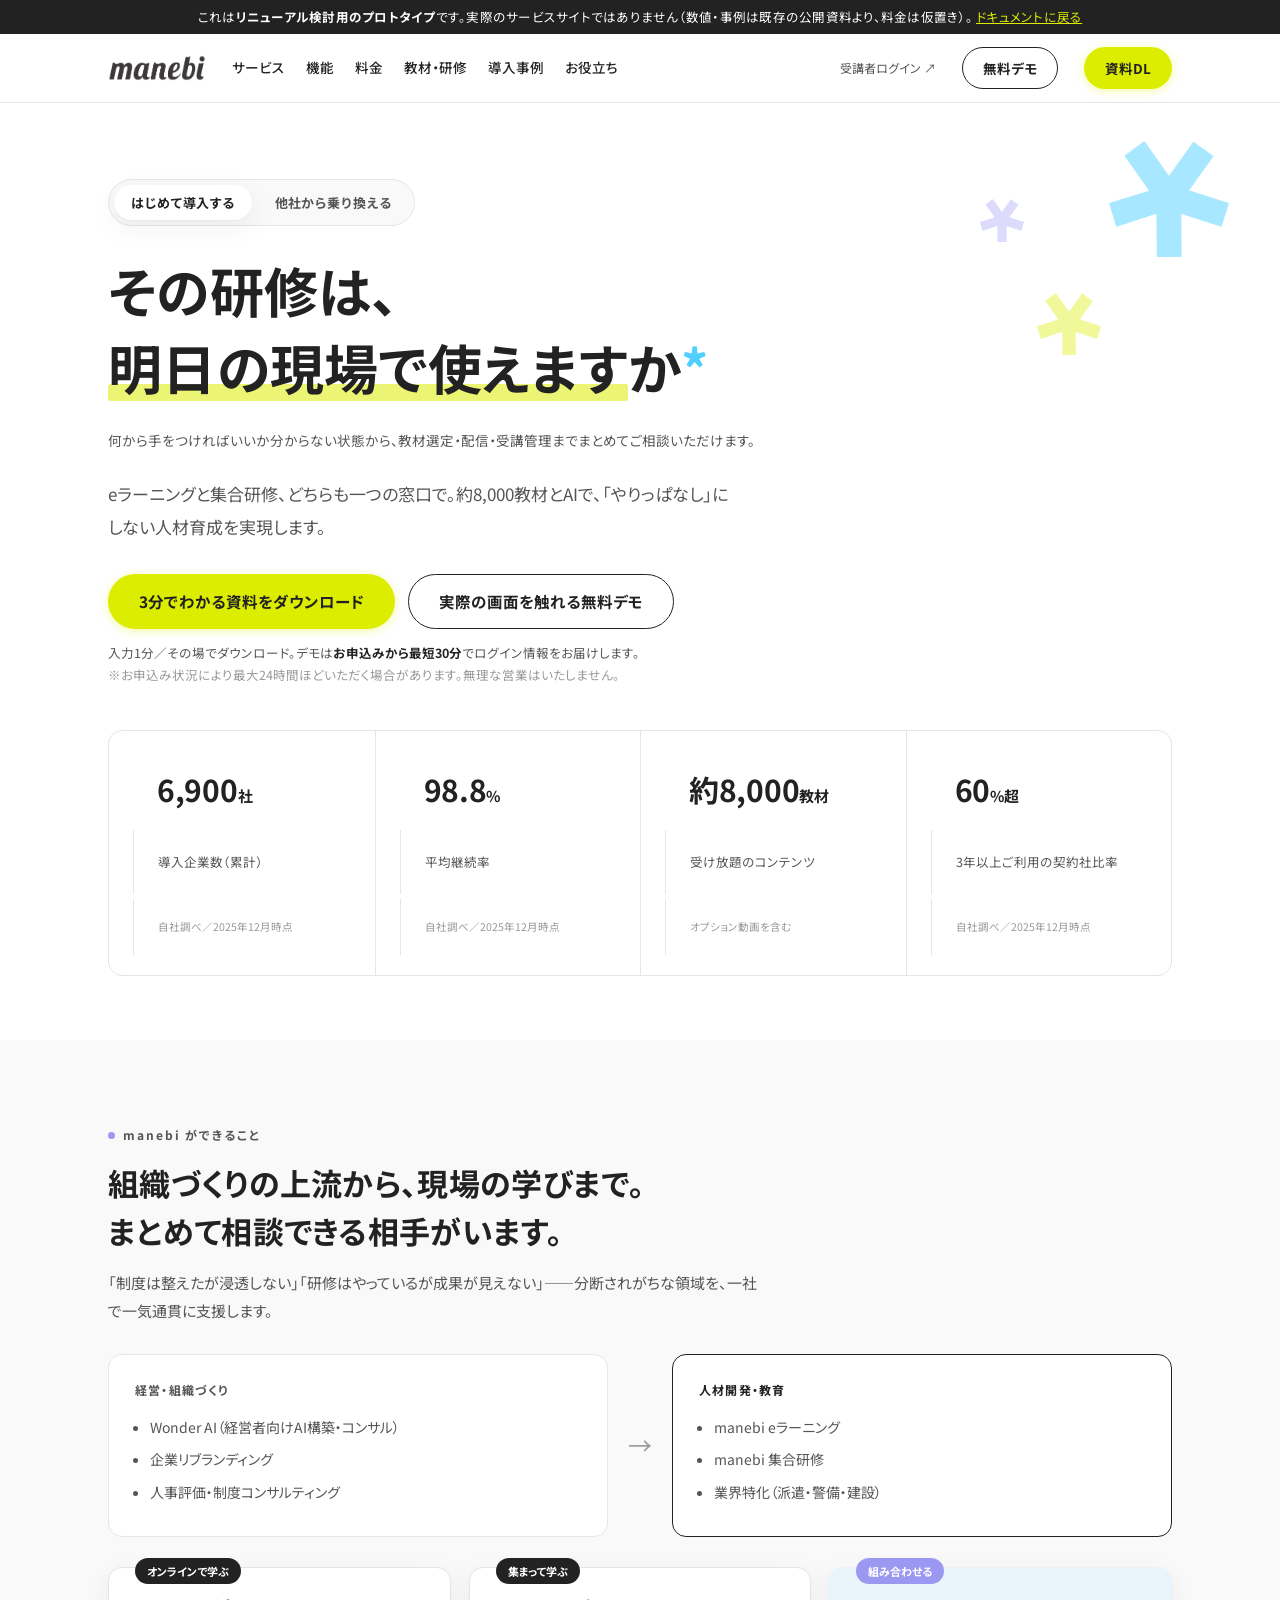
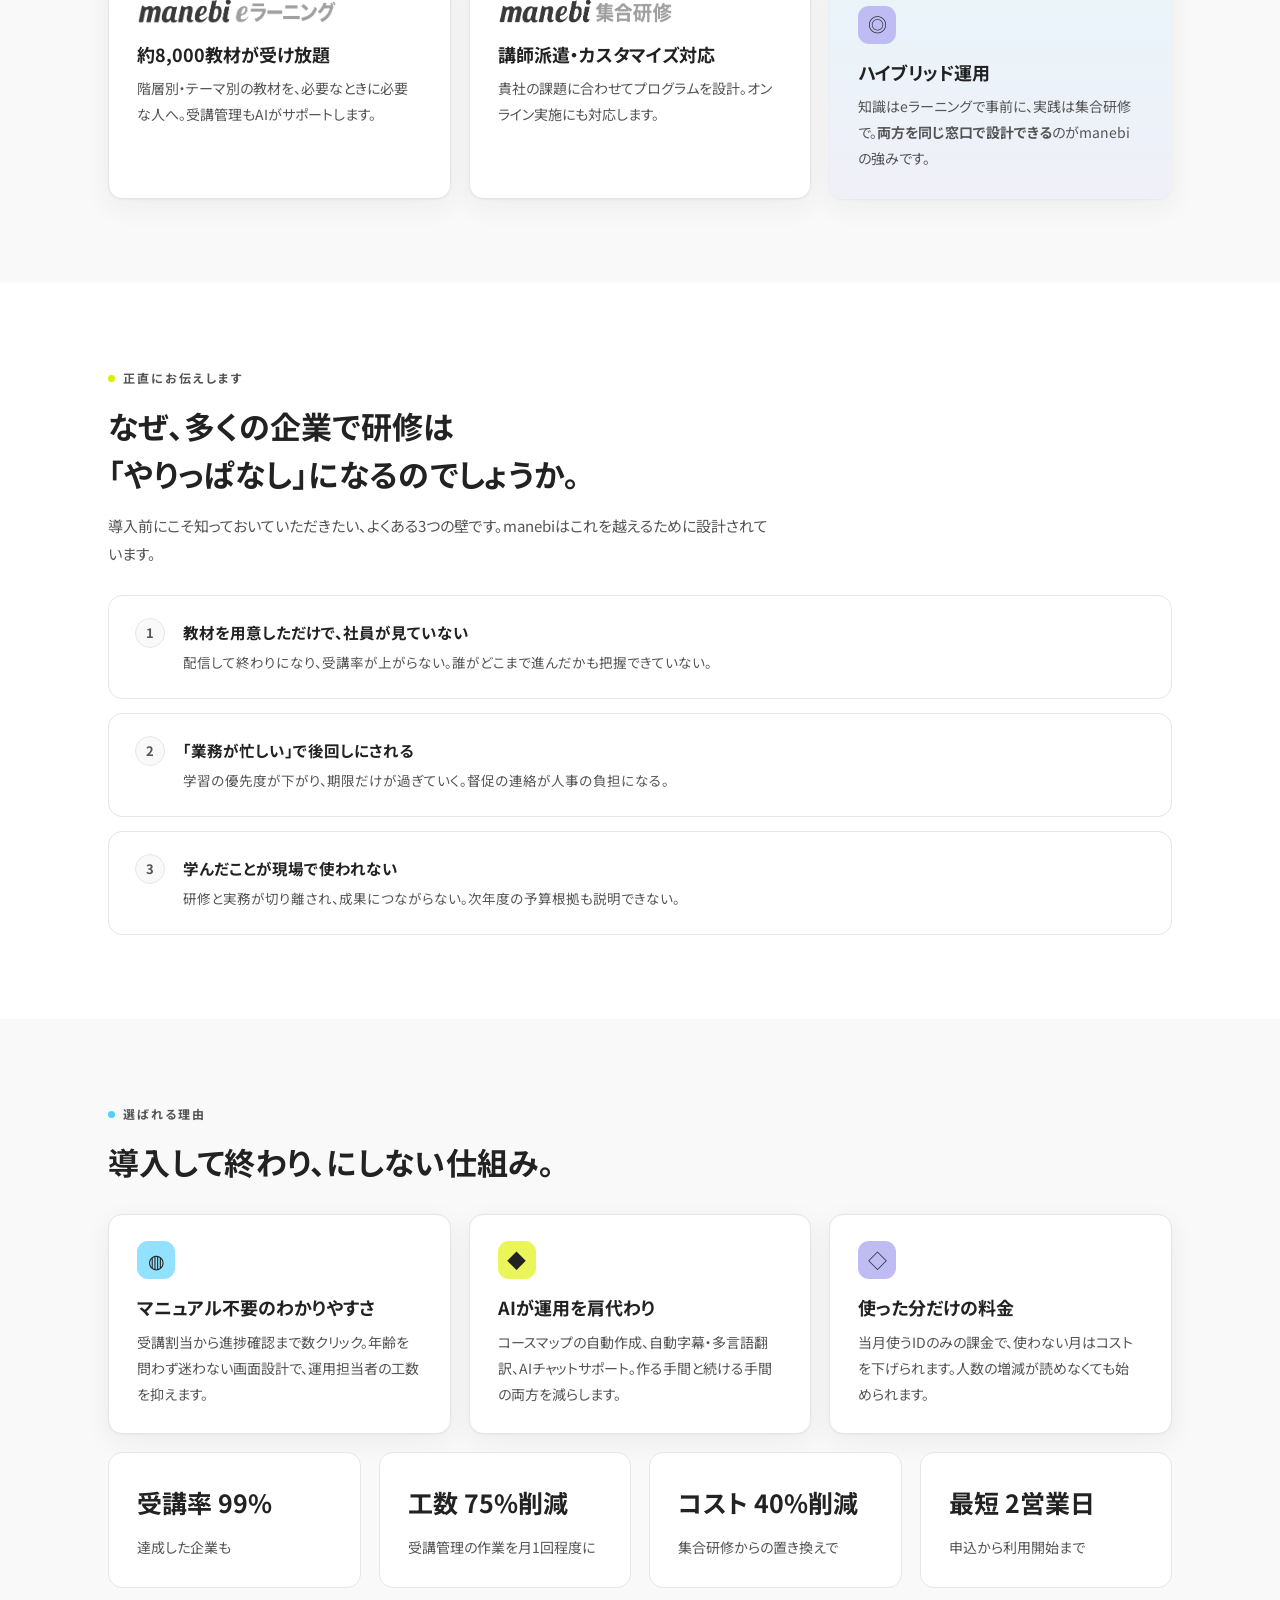
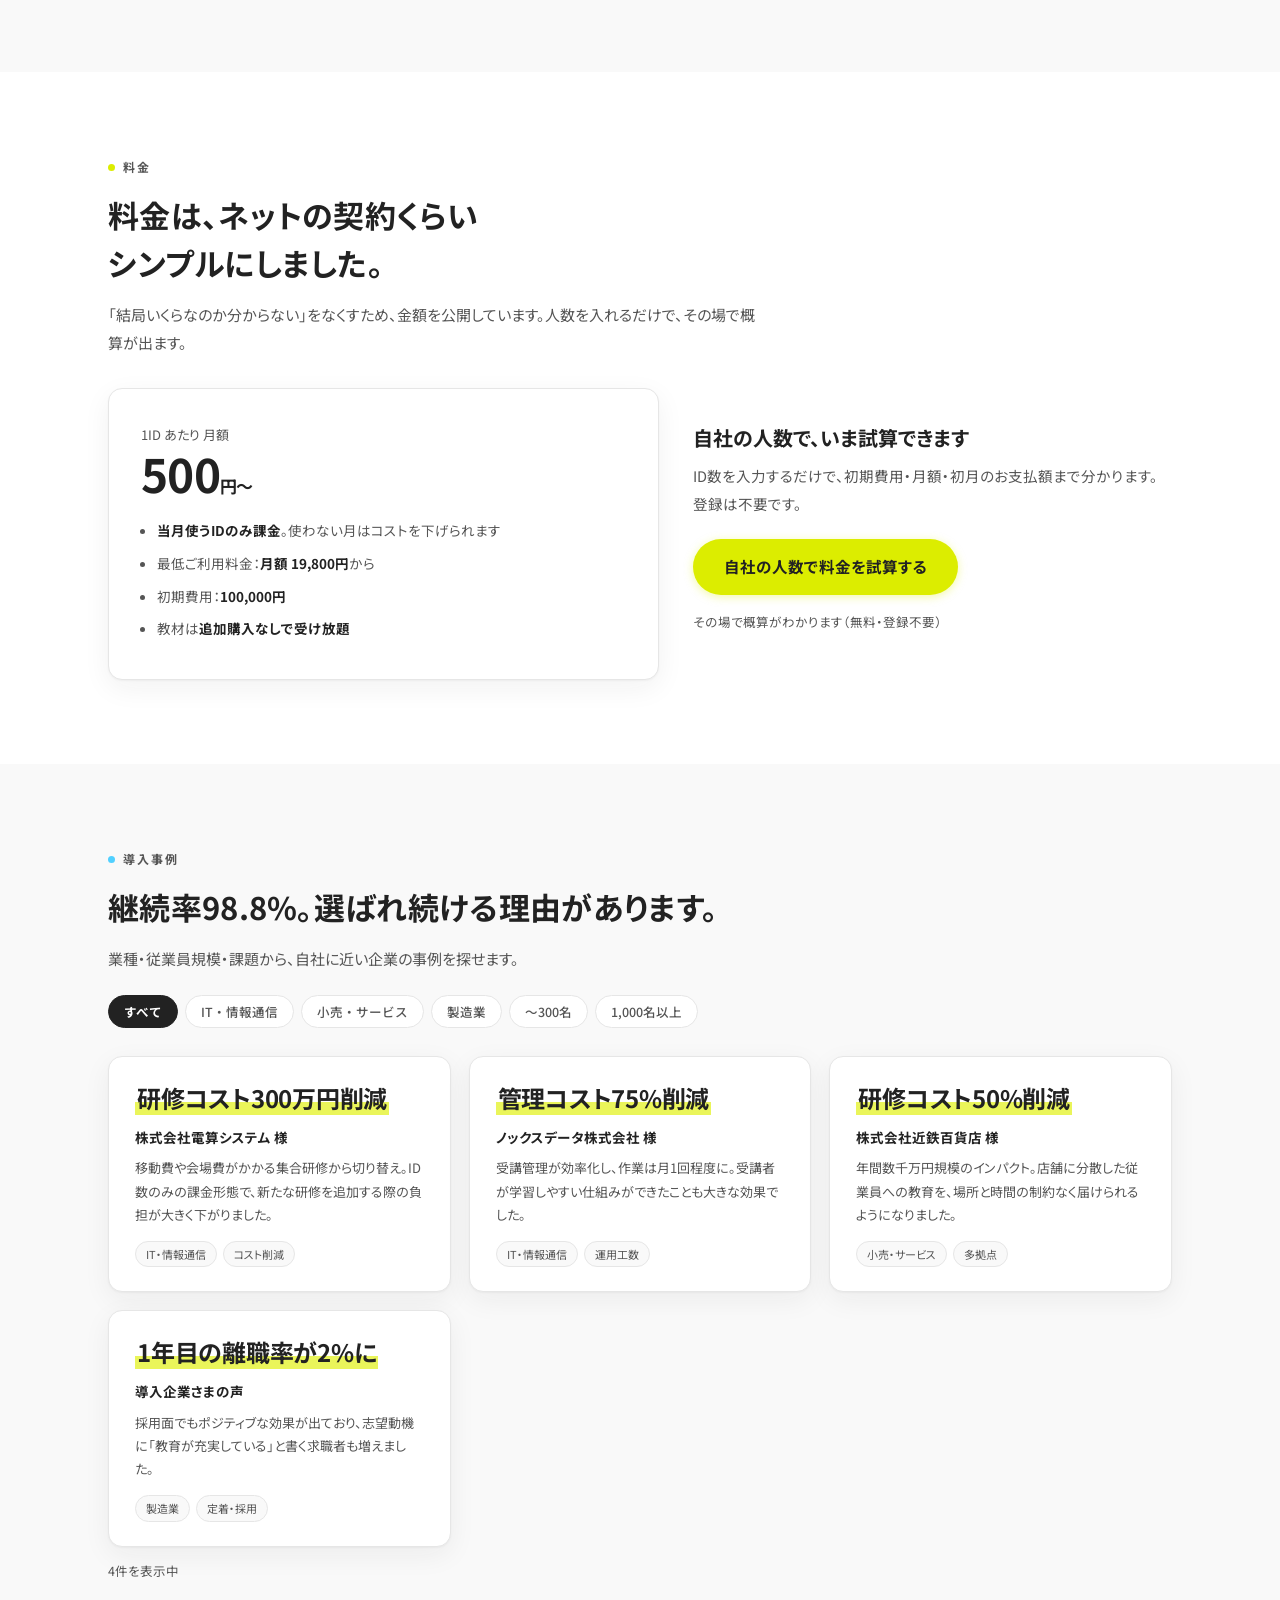
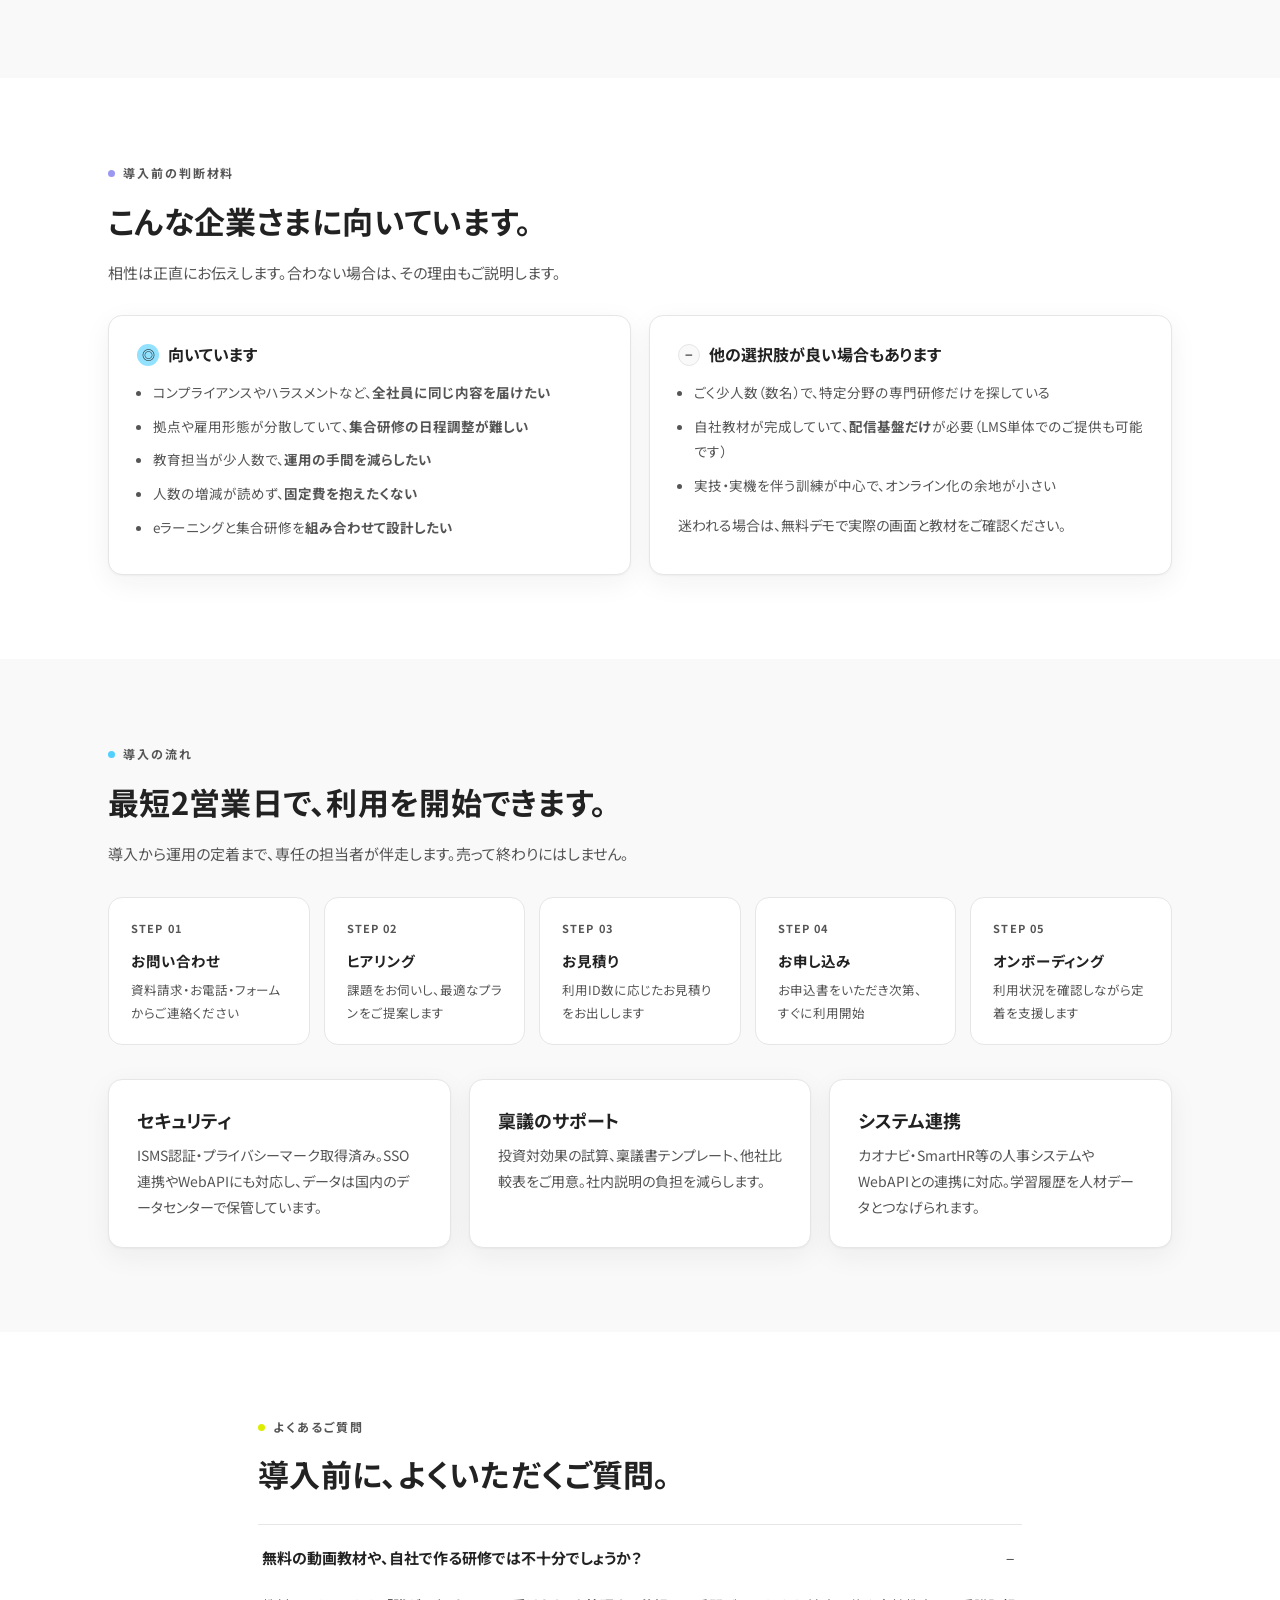
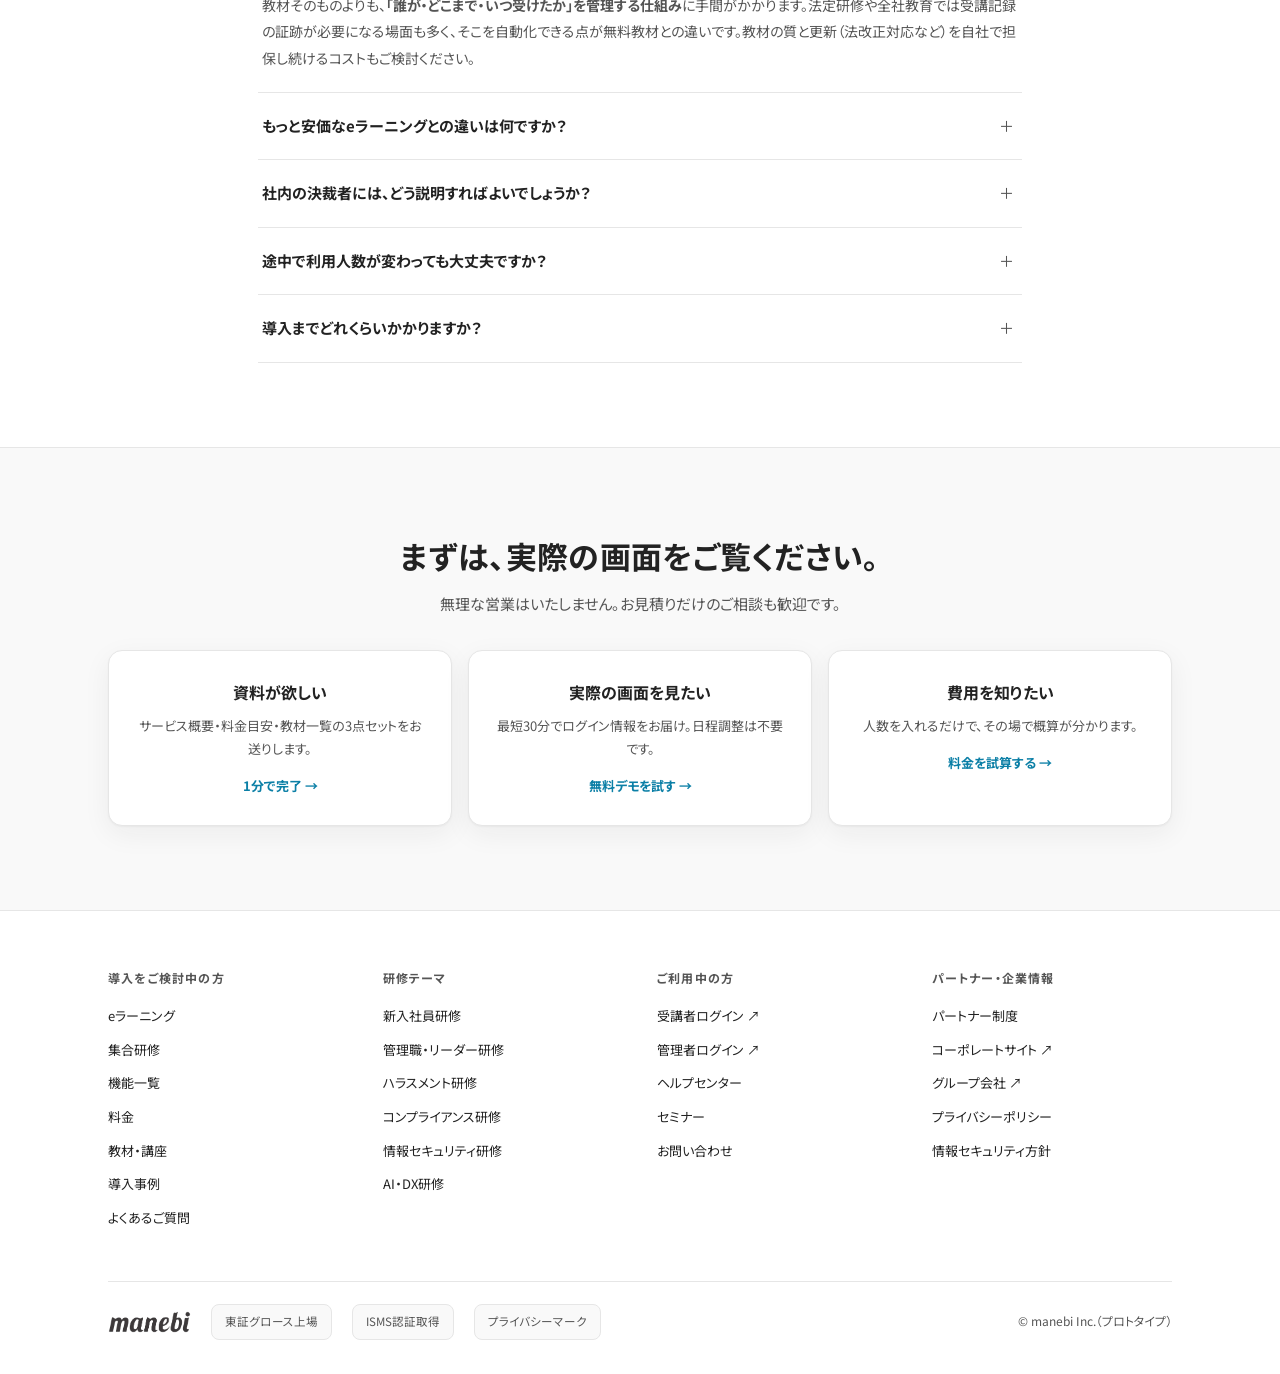
<file: prototype/index.html>
<!doctype html>
<html lang="ja">
<head>
<meta charset="utf-8">
<meta name="viewport" content="width=device-width, initial-scale=1">
<meta name="color-scheme" content="light">
<meta name="robots" content="noindex, nofollow">
<title>【プロトタイプ】manebi eラーニング・集合研修｜人材育成プラットフォーム</title>
<meta name="description" content="リニューアル検討用のプロトタイプです。実際のサービスサイトではありません。">
<link rel="preconnect" href="https://fonts.googleapis.com">
<link rel="preconnect" href="https://fonts.gstatic.com" crossorigin>
<link rel="stylesheet" href="https://fonts.googleapis.com/css2?family=Noto+Sans+JP:wght@400;500;700&display=swap">
<link rel="stylesheet" href="assets/site.css">
</head>
<body>

<div class="proto">
  これは<b>リニューアル検討用のプロトタイプ</b>です。実際のサービスサイトではありません（数値・事例は既存の公開資料より、料金は仮置き）。
  <a href="../">ドキュメントに戻る</a>
</div>

<header class="hd">
  <div class="hd-in">
    <a class="logo" href="./"><img src="assets/wordmark.png" alt="manebi"></a>
    <nav>
      <a href="#service">サービス</a>
      <a href="#feature">機能</a>
      <a href="price/">料金</a>
      <a href="#material">教材・研修</a>
      <a href="#case">導入事例</a>
      <a href="#faq">お役立ち</a>
    </nav>
    <span class="sp"></span>
    <span class="sub">受講者ログイン ↗</span>
    <a class="btn btn-ghost" href="#demo">無料デモ</a>
    <a class="btn btn-primary" href="#dl">資料DL</a>
  </div>
</header>

<!-- ============ ヒーロー ============ -->
<div class="hero">
  <img class="ast-deco a1" src="assets/asterisk-blue.png" alt="">
  <img class="ast-deco a2" src="assets/asterisk-yellow.png" alt="">
  <img class="ast-deco a3" src="assets/asterisk-purple.png" alt="">
  <div class="wrap">

    <div class="segs" role="tablist" aria-label="検討状況">
      <button role="tab" aria-selected="true" data-seg="new">はじめて導入する</button>
      <button role="tab" aria-selected="false" data-seg="switch">他社から乗り換える</button>
    </div>

    <h1>その研修は、<br><span class="q">明日の現場で使えます</span>か<span class="ast">*</span></h1>
    <p class="segmsg" id="segmsg">何から手をつければいいか分からない状態から、教材選定・配信・受講管理までまとめてご相談いただけます。</p>
    <p class="lead">eラーニングと集合研修、どちらも一つの窓口で。約8,000教材とAIで、「やりっぱなし」にしない人材育成を実現します。</p>

    <div class="hero-cta">
      <a class="btn btn-primary btn-lg" href="#dl">3分でわかる資料をダウンロード</a>
      <a class="btn btn-ghost btn-lg" href="#demo">実際の画面を触れる無料デモ</a>
    </div>
    <p class="micro">入力1分／その場でダウンロード。デモは<b>お申込みから最短30分</b>でログイン情報をお届けします。<br>
      <span style="color:var(--mute)">※お申込み状況により最大24時間ほどいただく場合があります。無理な営業はいたしません。</span></p>

    <div class="proof">
      <div>
        <div class="n">6,900<small>社</small></div>
        <div class="l">導入企業数（累計）</div>
        <div class="s">自社調べ／2025年12月時点</div>
      </div>
      <div>
        <div class="n">98.8<small>%</small></div>
        <div class="l">平均継続率</div>
        <div class="s">自社調べ／2025年12月時点</div>
      </div>
      <div>
        <div class="n">約8,000<small>教材</small></div>
        <div class="l">受け放題のコンテンツ</div>
        <div class="s">オプション動画を含む</div>
      </div>
      <div>
        <div class="n">60<small>%超</small></div>
        <div class="l">3年以上ご利用の契約社比率</div>
        <div class="s">自社調べ／2025年12月時点</div>
      </div>
    </div>
  </div>
</div>

<!-- ============ ファネル：上流から教育まで ============ -->
<section class="tint" id="service">
  <div class="wrap">
    <div class="eyebrow"><span class="dot" style="background:var(--purple)"></span>manebi ができること</div>
    <h2>組織づくりの上流から、現場の学びまで。<br>まとめて相談できる相手がいます。</h2>
    <p class="sub">「制度は整えたが浸透しない」「研修はやっているが成果が見えない」——分断されがちな領域を、一社で一気通貫に支援します。</p>

    <div class="funnel">
      <div class="fn">
        <div class="t">経営・組織づくり</div>
        <ul>
          <li>Wonder AI（経営者向けAI構築・コンサル）</li>
          <li>企業リブランディング</li>
          <li>人事評価・制度コンサルティング</li>
        </ul>
      </div>
      <div class="fnarrow">→</div>
      <div class="fn now">
        <div class="t">人材開発・教育</div>
        <ul>
          <li>manebi eラーニング</li>
          <li>manebi 集合研修</li>
          <li>業界特化（派遣・警備・建設）</li>
        </ul>
      </div>
    </div>

    <div class="svc">
      <div class="card">
        <span class="tag">オンラインで学ぶ</span>
        <img class="lg" src="assets/elearning.png" alt="manebi eラーニング">
        <h3>約8,000教材が受け放題</h3>
        <p>階層別・テーマ別の教材を、必要なときに必要な人へ。受講管理もAIがサポートします。</p>
      </div>
      <div class="card">
        <span class="tag">集まって学ぶ</span>
        <img class="lg" src="assets/group-training.png" alt="manebi 集合研修">
        <h3>講師派遣・カスタマイズ対応</h3>
        <p>貴社の課題に合わせてプログラムを設計。オンライン実施にも対応します。</p>
      </div>
      <div class="card hybrid">
        <span class="tag" style="background:var(--purple)">組み合わせる</span>
        <div class="ic p" style="margin-top:8px">◎</div>
        <h3>ハイブリッド運用</h3>
        <p>知識はeラーニングで事前に、実践は集合研修で。<b>両方を同じ窓口で設計できる</b>のがmanebiの強みです。</p>
      </div>
    </div>
  </div>
</section>

<!-- ============ 失敗あるある ============ -->
<section>
  <div class="wrap">
    <div class="eyebrow"><span class="dot" style="background:var(--yellow)"></span>正直にお伝えします</div>
    <h2>なぜ、多くの企業で研修は<br>「やりっぱなし」になるのでしょうか。</h2>
    <p class="sub">導入前にこそ知っておいていただきたい、よくある3つの壁です。manebiはこれを越えるために設計されています。</p>

    <div class="walls">
      <div class="wall">
        <div class="num"></div>
        <div>
          <b>教材を用意しただけで、社員が見ていない</b>
          <p>配信して終わりになり、受講率が上がらない。誰がどこまで進んだかも把握できていない。</p>
        </div>
      </div>
      <div class="wall">
        <div class="num"></div>
        <div>
          <b>「業務が忙しい」で後回しにされる</b>
          <p>学習の優先度が下がり、期限だけが過ぎていく。督促の連絡が人事の負担になる。</p>
        </div>
      </div>
      <div class="wall">
        <div class="num"></div>
        <div>
          <b>学んだことが現場で使われない</b>
          <p>研修と実務が切り離され、成果につながらない。次年度の予算根拠も説明できない。</p>
        </div>
      </div>
    </div>
  </div>
</section>

<!-- ============ 選ばれる理由 ============ -->
<section class="tint" id="feature">
  <div class="wrap">
    <div class="eyebrow"><span class="dot" style="background:var(--blue)"></span>選ばれる理由</div>
    <h2>導入して終わり、にしない仕組み。</h2>

    <div class="grid g3" style="margin-top:28px">
      <div class="card">
        <div class="ic b">◍</div>
        <h3>マニュアル不要のわかりやすさ</h3>
        <p>受講割当から進捗確認まで数クリック。年齢を問わず迷わない画面設計で、運用担当者の工数を抑えます。</p>
      </div>
      <div class="card">
        <div class="ic y">◆</div>
        <h3>AIが運用を肩代わり</h3>
        <p>コースマップの自動作成、自動字幕・多言語翻訳、AIチャットサポート。作る手間と続ける手間の両方を減らします。</p>
      </div>
      <div class="card">
        <div class="ic p">◇</div>
        <h3>使った分だけの料金</h3>
        <p>当月使うIDのみの課金で、使わない月はコストを下げられます。人数の増減が読めなくても始められます。</p>
      </div>
    </div>

    <div class="grid g4" style="margin-top:18px">
      <div class="card plain"><div class="res" style="font-size:25px;font-weight:700">受講率 99%</div><p>達成した企業も</p></div>
      <div class="card plain"><div class="res" style="font-size:25px;font-weight:700">工数 75%削減</div><p>受講管理の作業を月1回程度に</p></div>
      <div class="card plain"><div class="res" style="font-size:25px;font-weight:700">コスト 40%削減</div><p>集合研修からの置き換えで</p></div>
      <div class="card plain"><div class="res" style="font-size:25px;font-weight:700">最短 2営業日</div><p>申込から利用開始まで</p></div>
    </div>
  </div>
</section>

<!-- ============ 料金 ============ -->
<section id="material">
  <div class="wrap">
    <div class="eyebrow"><span class="dot" style="background:var(--yellow)"></span>料金</div>
    <h2>料金は、ネットの契約くらい<br>シンプルにしました。</h2>
    <p class="sub">「結局いくらなのか分からない」をなくすため、金額を公開しています。人数を入れるだけで、その場で概算が出ます。</p>

    <div class="pricebox">
      <div class="pricecard">
        <div class="u">1ID あたり 月額</div>
        <div class="big">500<small>円〜</small></div>
        <ul>
          <li><b>当月使うIDのみ課金</b>。使わない月はコストを下げられます</li>
          <li>最低ご利用料金：<b>月額 19,800円</b>から</li>
          <li>初期費用：<b>100,000円</b></li>
          <li>教材は<b>追加購入なしで受け放題</b></li>
        </ul>
      </div>
      <div>
        <h3 style="font-size:20px">自社の人数で、いま試算できます</h3>
        <p class="sub" style="font-size:14.5px">ID数を入力するだけで、初期費用・月額・初月のお支払額まで分かります。登録は不要です。</p>
        <p style="margin-top:22px"><a class="btn btn-primary btn-lg" href="price/">自社の人数で料金を試算する</a></p>
        <p class="micro">その場で概算がわかります（無料・登録不要）</p>
      </div>
    </div>
  </div>
</section>

<!-- ============ 導入事例 ============ -->
<section class="tint" id="case">
  <div class="wrap">
    <div class="eyebrow"><span class="dot" style="background:var(--blue)"></span>導入事例</div>
    <h2>継続率98.8%。選ばれ続ける理由があります。</h2>
    <p class="sub">業種・従業員規模・課題から、自社に近い企業の事例を探せます。</p>

    <div class="filters" role="group" aria-label="事例の絞り込み">
      <button aria-pressed="true" data-f="all">すべて</button>
      <button aria-pressed="false" data-f="it">IT・情報通信</button>
      <button aria-pressed="false" data-f="retail">小売・サービス</button>
      <button aria-pressed="false" data-f="mfg">製造業</button>
      <button aria-pressed="false" data-f="small">〜300名</button>
      <button aria-pressed="false" data-f="large">1,000名以上</button>
    </div>

    <div class="cases" id="cases">
      <div class="case" data-tags="it large">
        <div class="res"><span class="hl">研修コスト300万円削減</span></div>
        <div class="co">株式会社電算システム 様</div>
        <p>移動費や会場費がかかる集合研修から切り替え。ID数のみの課金形態で、新たな研修を追加する際の負担が大きく下がりました。</p>
        <div class="chips"><span class="chip">IT・情報通信</span><span class="chip">コスト削減</span></div>
      </div>
      <div class="case" data-tags="it small">
        <div class="res"><span class="hl">管理コスト75%削減</span></div>
        <div class="co">ノックスデータ株式会社 様</div>
        <p>受講管理が効率化し、作業は月1回程度に。受講者が学習しやすい仕組みができたことも大きな効果でした。</p>
        <div class="chips"><span class="chip">IT・情報通信</span><span class="chip">運用工数</span></div>
      </div>
      <div class="case" data-tags="retail large">
        <div class="res"><span class="hl">研修コスト50%削減</span></div>
        <div class="co">株式会社近鉄百貨店 様</div>
        <p>年間数千万円規模のインパクト。店舗に分散した従業員への教育を、場所と時間の制約なく届けられるようになりました。</p>
        <div class="chips"><span class="chip">小売・サービス</span><span class="chip">多拠点</span></div>
      </div>
      <div class="case" data-tags="mfg small">
        <div class="res"><span class="hl">1年目の離職率が2%に</span></div>
        <div class="co">導入企業さまの声</div>
        <p>採用面でもポジティブな効果が出ており、志望動機に「教育が充実している」と書く求職者も増えました。</p>
        <div class="chips"><span class="chip">製造業</span><span class="chip">定着・採用</span></div>
      </div>
    </div>
    <p class="micro" id="casecount">4件を表示中</p>
  </div>
</section>

<!-- ============ 適合ガイド ============ -->
<section>
  <div class="wrap">
    <div class="eyebrow"><span class="dot" style="background:var(--purple)"></span>導入前の判断材料</div>
    <h2>こんな企業さまに向いています。</h2>
    <p class="sub">相性は正直にお伝えします。合わない場合は、その理由もご説明します。</p>

    <div class="fit">
      <div class="card">
        <h3><span class="mark o">◎</span>向いています</h3>
        <ul>
          <li>コンプライアンスやハラスメントなど、<b>全社員に同じ内容を届けたい</b></li>
          <li>拠点や雇用形態が分散していて、<b>集合研修の日程調整が難しい</b></li>
          <li>教育担当が少人数で、<b>運用の手間を減らしたい</b></li>
          <li>人数の増減が読めず、<b>固定費を抱えたくない</b></li>
          <li>eラーニングと集合研修を<b>組み合わせて設計したい</b></li>
        </ul>
      </div>
      <div class="card">
        <h3><span class="mark x">−</span>他の選択肢が良い場合もあります</h3>
        <ul>
          <li>ごく少人数（数名）で、特定分野の専門研修だけを探している</li>
          <li>自社教材が完成していて、<b>配信基盤だけ</b>が必要（LMS単体でのご提供も可能です）</li>
          <li>実技・実機を伴う訓練が中心で、オンライン化の余地が小さい</li>
        </ul>
        <p style="margin-top:14px">迷われる場合は、無料デモで実際の画面と教材をご確認ください。</p>
      </div>
    </div>
  </div>
</section>

<!-- ============ 導入フロー ============ -->
<section class="tint">
  <div class="wrap">
    <div class="eyebrow"><span class="dot" style="background:var(--blue)"></span>導入の流れ</div>
    <h2>最短2営業日で、利用を開始できます。</h2>
    <p class="sub">導入から運用の定着まで、専任の担当者が伴走します。売って終わりにはしません。</p>

    <div class="flow">
      <div class="step"><div class="n"></div><b>お問い合わせ</b><p>資料請求・お電話・フォームからご連絡ください</p></div>
      <div class="step"><div class="n"></div><b>ヒアリング</b><p>課題をお伺いし、最適なプランをご提案します</p></div>
      <div class="step"><div class="n"></div><b>お見積り</b><p>利用ID数に応じたお見積りをお出しします</p></div>
      <div class="step"><div class="n"></div><b>お申し込み</b><p>お申込書をいただき次第、すぐに利用開始</p></div>
      <div class="step"><div class="n"></div><b>オンボーディング</b><p>利用状況を確認しながら定着を支援します</p></div>
    </div>

    <div class="grid g3" style="margin-top:34px">
      <div class="card">
        <h3>セキュリティ</h3>
        <p>ISMS認証・プライバシーマーク取得済み。SSO連携やWebAPIにも対応し、データは国内のデータセンターで保管しています。</p>
      </div>
      <div class="card">
        <h3>稟議のサポート</h3>
        <p>投資対効果の試算、稟議書テンプレート、他社比較表をご用意。社内説明の負担を減らします。</p>
      </div>
      <div class="card">
        <h3>システム連携</h3>
        <p>カオナビ・SmartHR等の人事システムやWebAPIとの連携に対応。学習履歴を人材データとつなげられます。</p>
      </div>
    </div>
  </div>
</section>

<!-- ============ FAQ ============ -->
<section id="faq">
  <div class="wrap" style="max-width:820px">
    <div class="eyebrow"><span class="dot" style="background:var(--yellow)"></span>よくあるご質問</div>
    <h2>導入前に、よくいただくご質問。</h2>

    <div class="faq">
      <details open>
        <summary>無料の動画教材や、自社で作る研修では不十分でしょうか？</summary>
        <div class="a">教材そのものよりも、<b>「誰が・どこまで・いつ受けたか」を管理する仕組み</b>に手間がかかります。法定研修や全社教育では受講記録の証跡が必要になる場面も多く、そこを自動化できる点が無料教材との違いです。教材の質と更新（法改正対応など）を自社で担保し続けるコストもご検討ください。</div>
      </details>
      <details>
        <summary>もっと安価なeラーニングとの違いは何ですか？</summary>
        <div class="a">安価なサービスでは、教材の追加購入費・選定の人件費・サポート費・AI機能の利用料が別途かかることがあります。manebiは約8,000教材が受け放題で、これらを月額に含んでいます。<a href="price/">料金ページ</a>で「月額に含まれるもの」と「他社で発生しがちな追加費用」を比較できます。</div>
      </details>
      <details>
        <summary>社内の決裁者には、どう説明すればよいでしょうか？</summary>
        <div class="a">投資対効果の試算シート、稟議書テンプレート、他社比較表をご用意しています。現状の研修費用を入力すると削減見込みが算出でき、そのまま稟議資料としてお使いいただけます。人材開発支援助成金の対象となる場合もありますので、あわせてご案内します。</div>
      </details>
      <details>
        <summary>途中で利用人数が変わっても大丈夫ですか？</summary>
        <div class="a">はい。<b>当月に使うIDのみの課金</b>のため、繁忙期だけ増やす、新入社員研修の期間だけ増やすといった使い方ができます。使わない月はその分コストを下げられます（最低ご利用料金は月額19,800円です）。</div>
      </details>
      <details>
        <summary>導入までどれくらいかかりますか？</summary>
        <div class="a">お申し込みから<b>最短2営業日</b>で利用を開始できます。無料デモについては、お申込みから<b>最短30分</b>でログイン情報をお送りしています（お申込み状況により最大24時間ほどいただく場合があります）。</div>
      </details>
    </div>
  </div>
</section>

<!-- ============ 最終CTA ============ -->
<section class="final" id="dl">
  <div class="wrap center">
    <h2>まずは、実際の画面をご覧ください。</h2>
    <p class="sub">無理な営業はいたしません。お見積りだけのご相談も歓迎です。</p>
    <div class="cta3">
      <a href="#dl">
        <div class="t">資料が欲しい</div>
        <p>サービス概要・料金目安・教材一覧の3点セットをお送りします。</p>
        <div class="go">1分で完了 →</div>
      </a>
      <a href="#demo" id="demo">
        <div class="t">実際の画面を見たい</div>
        <p>最短30分でログイン情報をお届け。日程調整は不要です。</p>
        <div class="go">無料デモを試す →</div>
      </a>
      <a href="price/">
        <div class="t">費用を知りたい</div>
        <p>人数を入れるだけで、その場で概算が分かります。</p>
        <div class="go">料金を試算する →</div>
      </a>
    </div>
  </div>
</section>

<footer>
  <div class="wrap">
    <div class="fcols">
      <div class="fcol">
        <h4>導入をご検討中の方</h4>
        <ul>
          <li><a href="#service">eラーニング</a></li>
          <li><a href="#service">集合研修</a></li>
          <li><a href="#feature">機能一覧</a></li>
          <li><a href="price/">料金</a></li>
          <li><a href="#material">教材・講座</a></li>
          <li><a href="#case">導入事例</a></li>
          <li><a href="#faq">よくあるご質問</a></li>
        </ul>
      </div>
      <div class="fcol">
        <h4>研修テーマ</h4>
        <ul>
          <li><a href="#">新入社員研修</a></li>
          <li><a href="#">管理職・リーダー研修</a></li>
          <li><a href="#">ハラスメント研修</a></li>
          <li><a href="#">コンプライアンス研修</a></li>
          <li><a href="#">情報セキュリティ研修</a></li>
          <li><a href="#">AI・DX研修</a></li>
        </ul>
      </div>
      <div class="fcol">
        <h4>ご利用中の方</h4>
        <ul>
          <li><a href="#">受講者ログイン ↗</a></li>
          <li><a href="#">管理者ログイン ↗</a></li>
          <li><a href="#">ヘルプセンター</a></li>
          <li><a href="#">セミナー</a></li>
          <li><a href="#">お問い合わせ</a></li>
        </ul>
      </div>
      <div class="fcol">
        <h4>パートナー・企業情報</h4>
        <ul>
          <li><a href="#">パートナー制度</a></li>
          <li><a href="#">コーポレートサイト ↗</a></li>
          <li><a href="#">グループ会社 ↗</a></li>
          <li><a href="#">プライバシーポリシー</a></li>
          <li><a href="#">情報セキュリティ方針</a></li>
        </ul>
      </div>
    </div>

    <div class="fbottom">
      <img src="assets/wordmark.png" alt="manebi">
      <span class="badge">東証グロース上場</span>
      <span class="badge">ISMS認証取得</span>
      <span class="badge">プライバシーマーク</span>
      <span class="sp"></span>
      <span>© manebi Inc.（プロトタイプ）</span>
    </div>
  </div>
</footer>

<script>
// セグメント分岐：検討状況でリード文を出し分ける
var SEG = {
  "new": "何から手をつければいいか分からない状態から、教材選定・配信・受講管理までまとめてご相談いただけます。",
  "switch": "他社LMSからの移行実績も多数。受講履歴の移行やID設計もご相談ください。初期費用の扱いもご案内します。"
};
document.querySelectorAll('.segs button').forEach(function(b){
  b.addEventListener('click', function(){
    document.querySelectorAll('.segs button').forEach(function(x){ x.setAttribute('aria-selected','false'); });
    b.setAttribute('aria-selected','true');
    document.getElementById('segmsg').textContent = SEG[b.dataset.seg];
  });
});

// 導入事例の絞り込み
var cases = Array.prototype.slice.call(document.querySelectorAll('#cases .case'));
document.querySelectorAll('.filters button').forEach(function(b){
  b.addEventListener('click', function(){
    document.querySelectorAll('.filters button').forEach(function(x){ x.setAttribute('aria-pressed','false'); });
    b.setAttribute('aria-pressed','true');
    var f = b.dataset.f, n = 0;
    cases.forEach(function(c){
      var hit = (f === 'all') || c.dataset.tags.split(' ').indexOf(f) >= 0;
      c.style.display = hit ? '' : 'none';
      if (hit) n++;
    });
    document.getElementById('casecount').textContent = n + '件を表示中';
  });
});
</script>
</body>
</html>
</file>
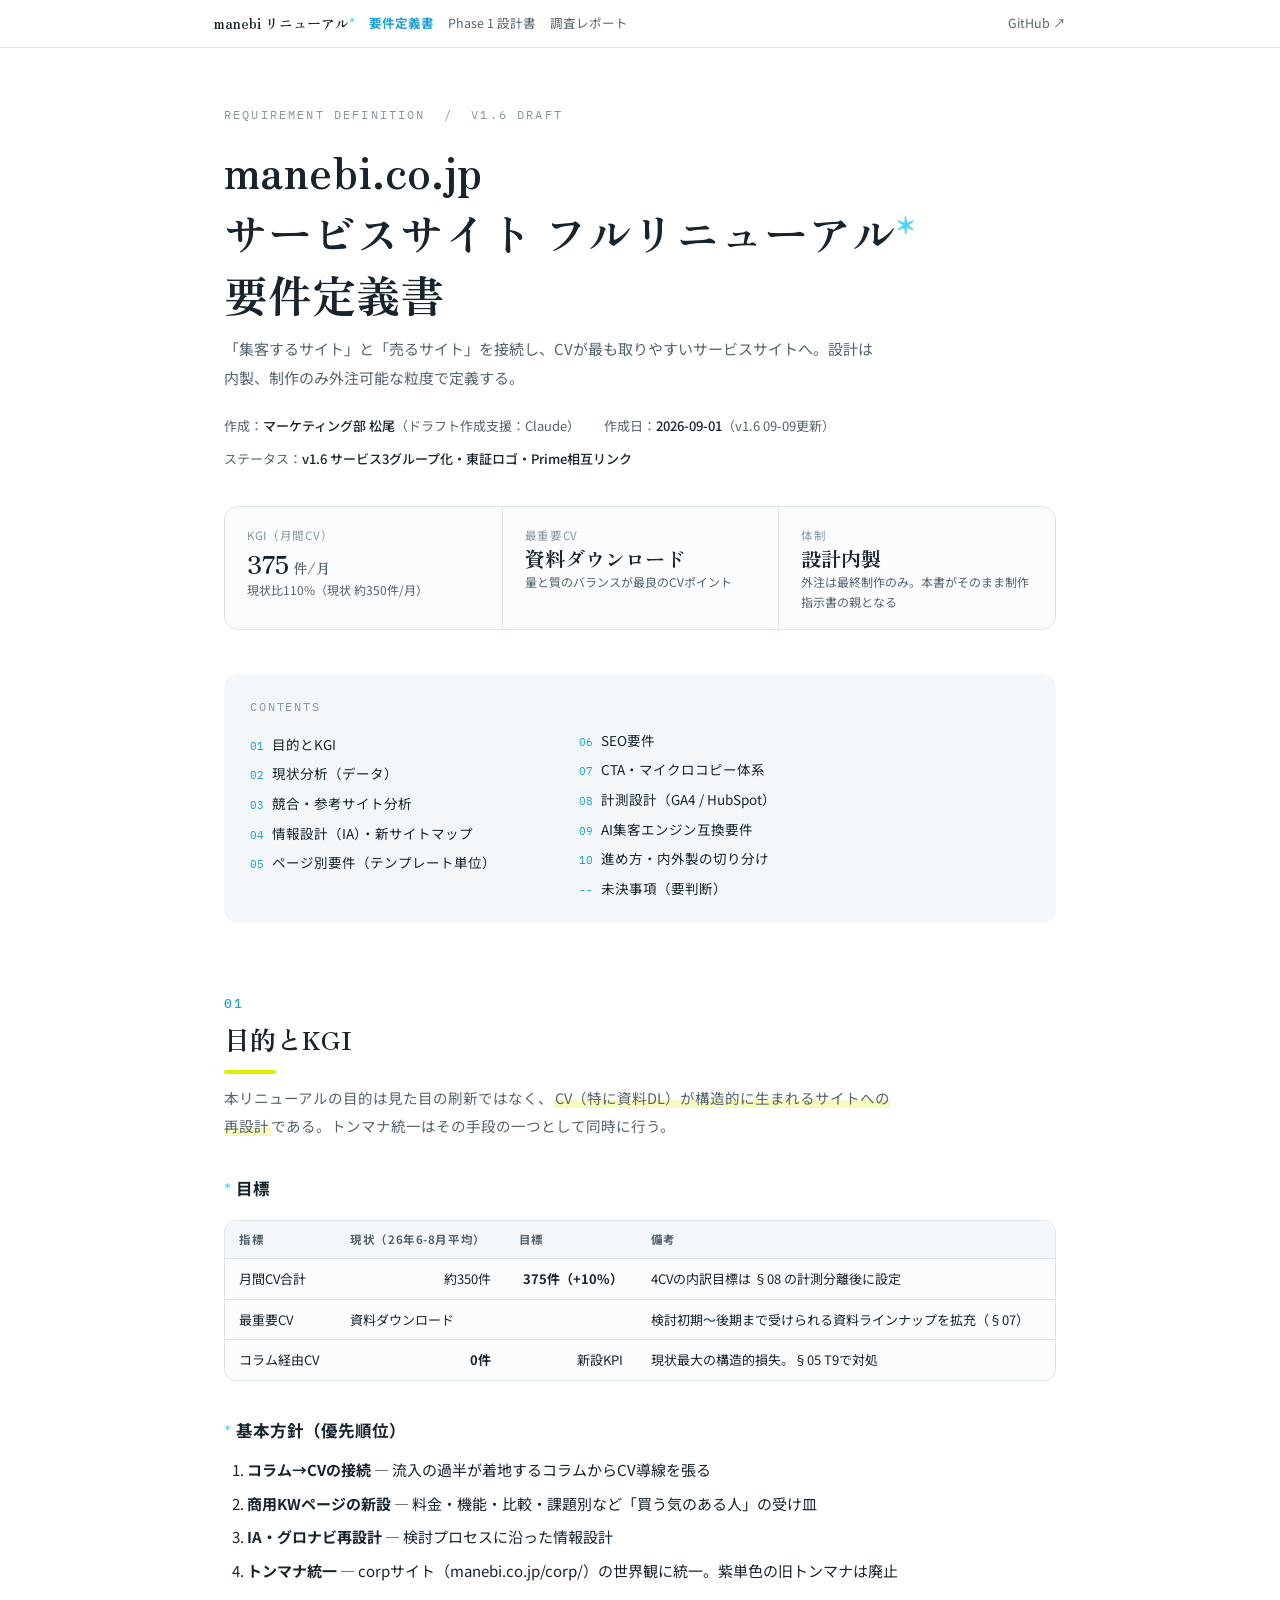
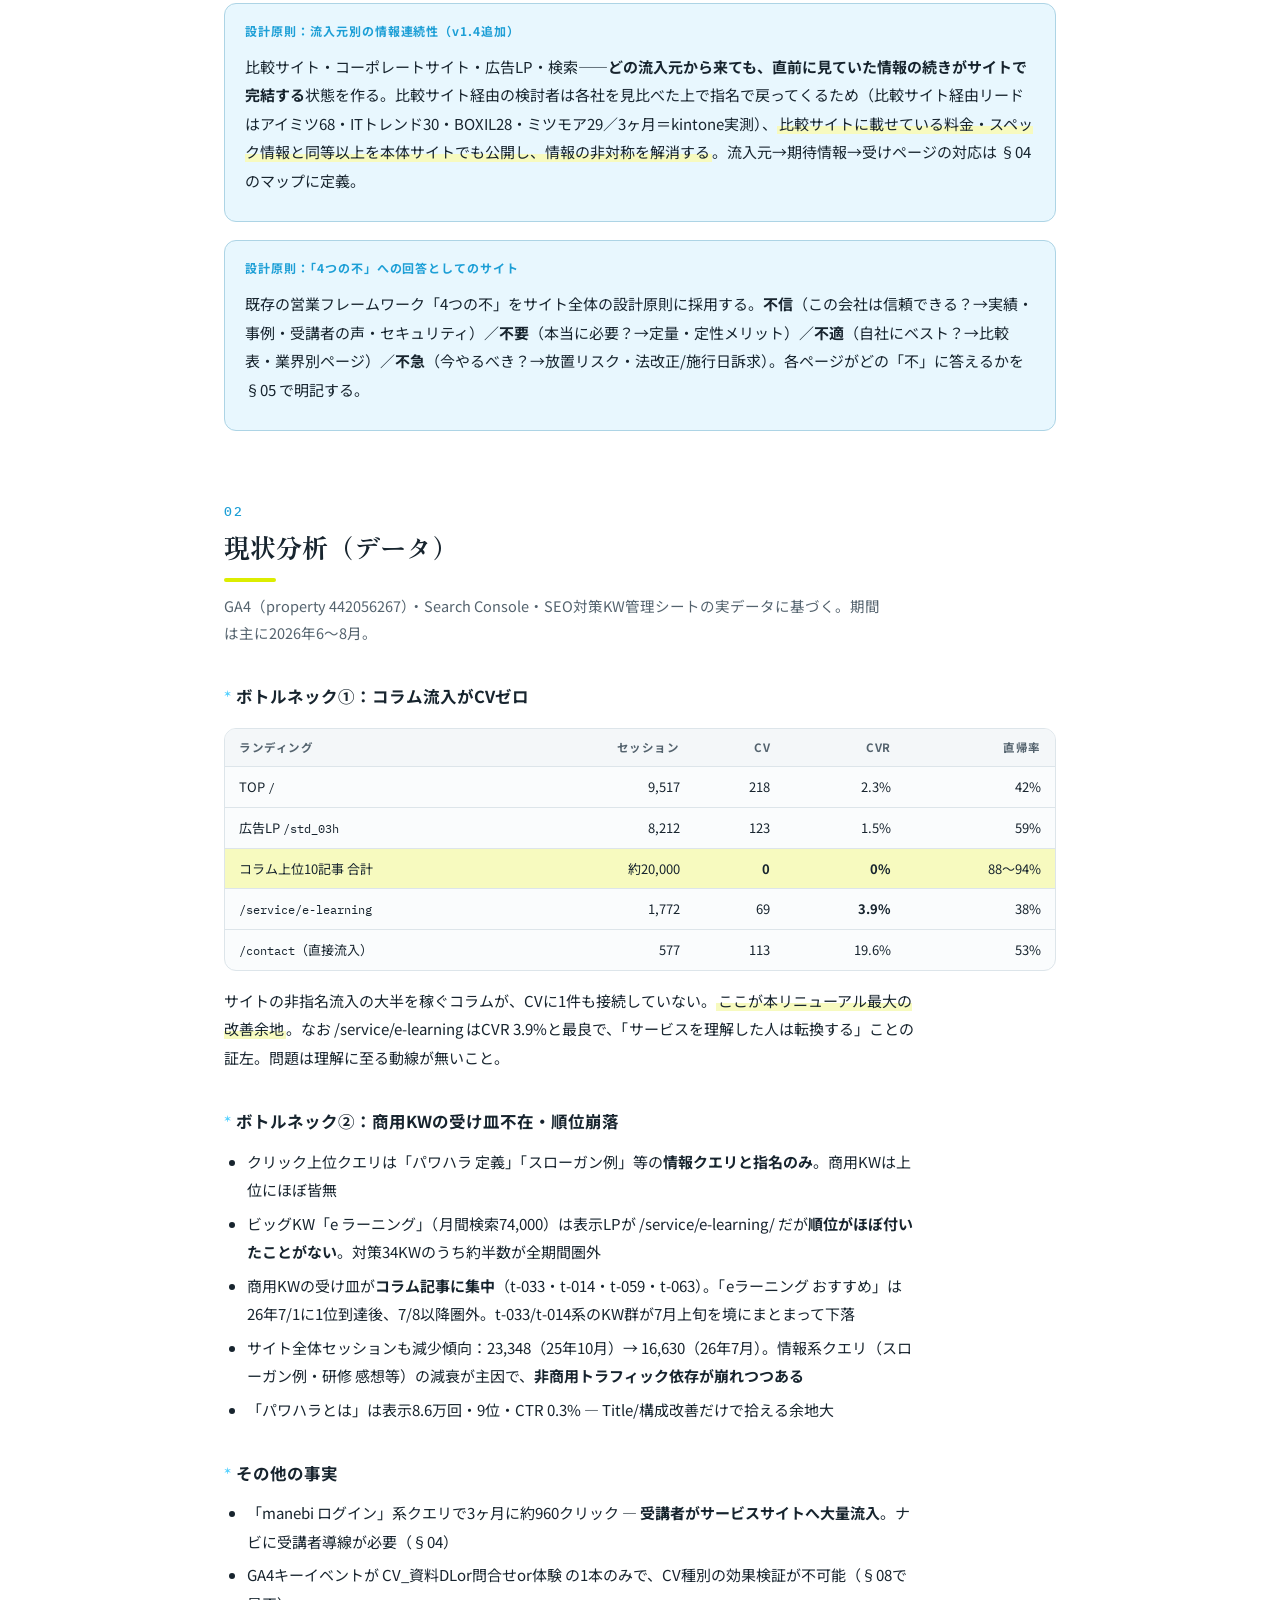
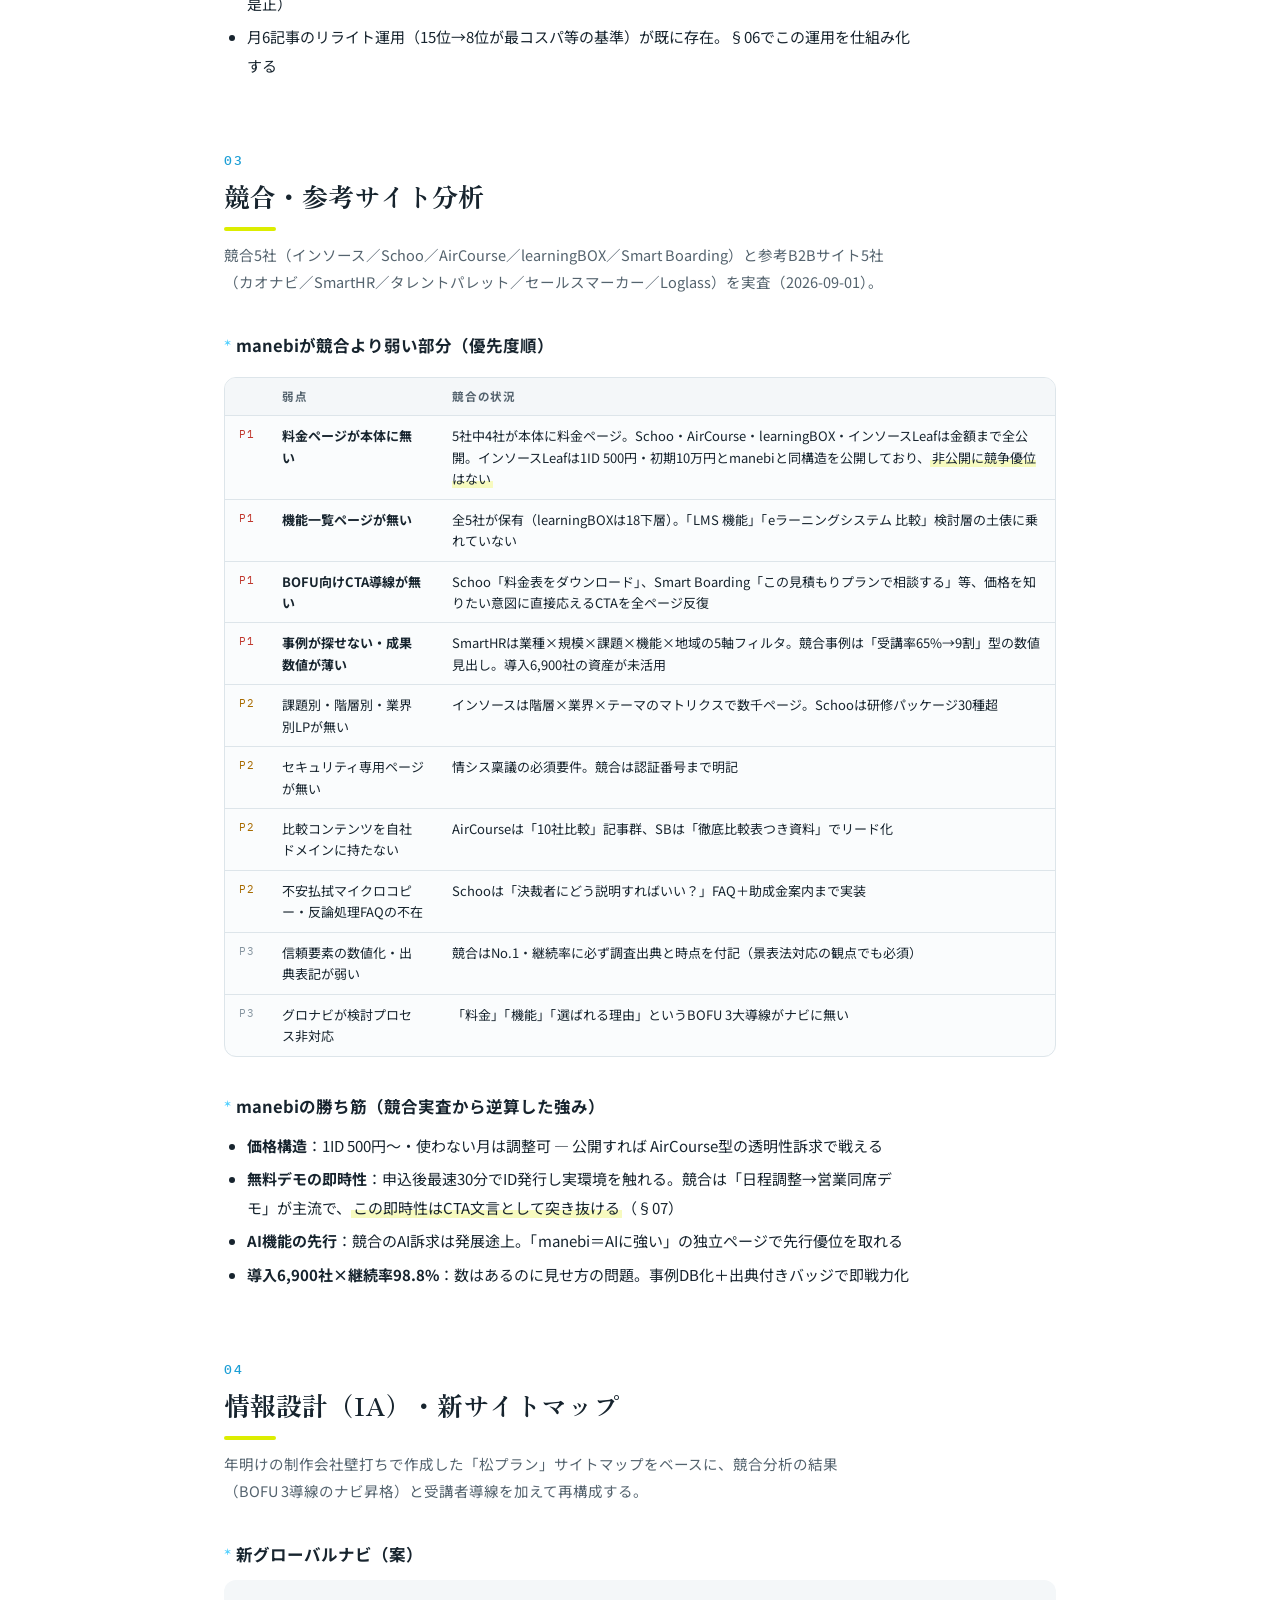
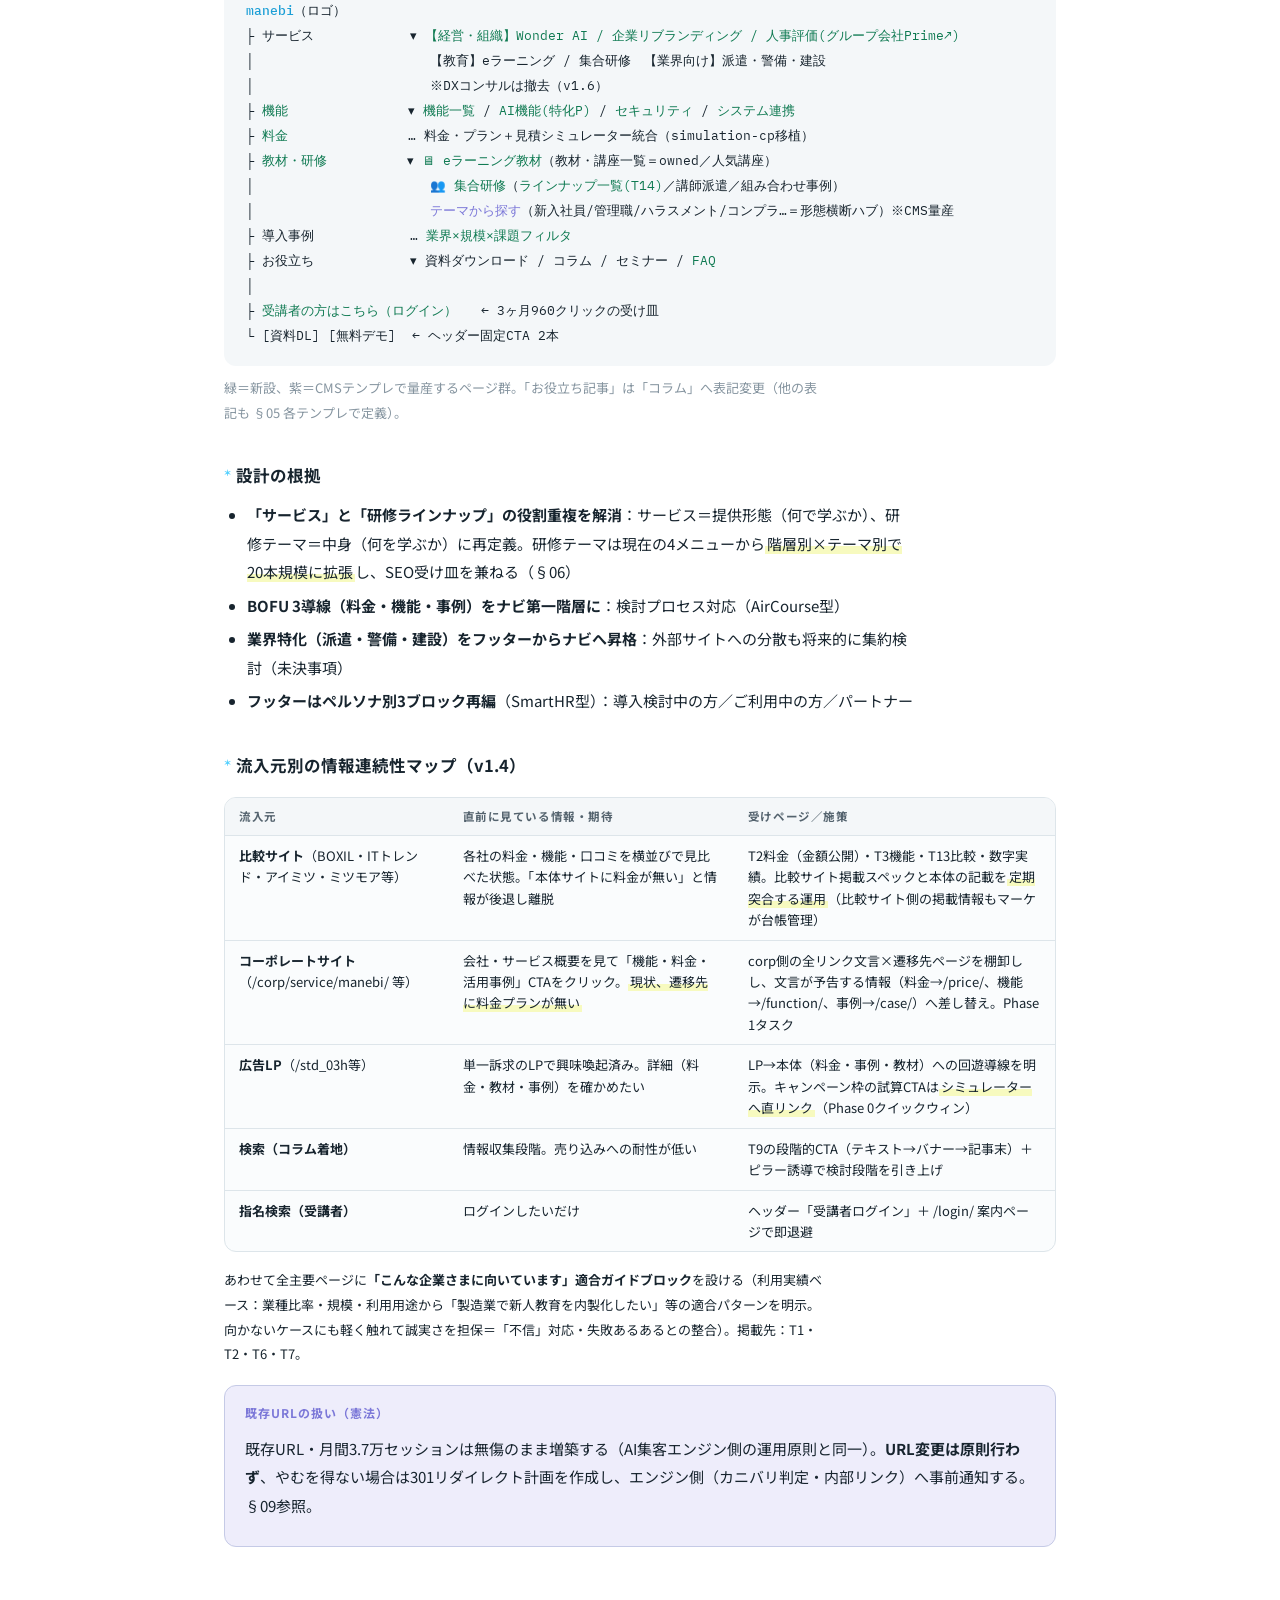
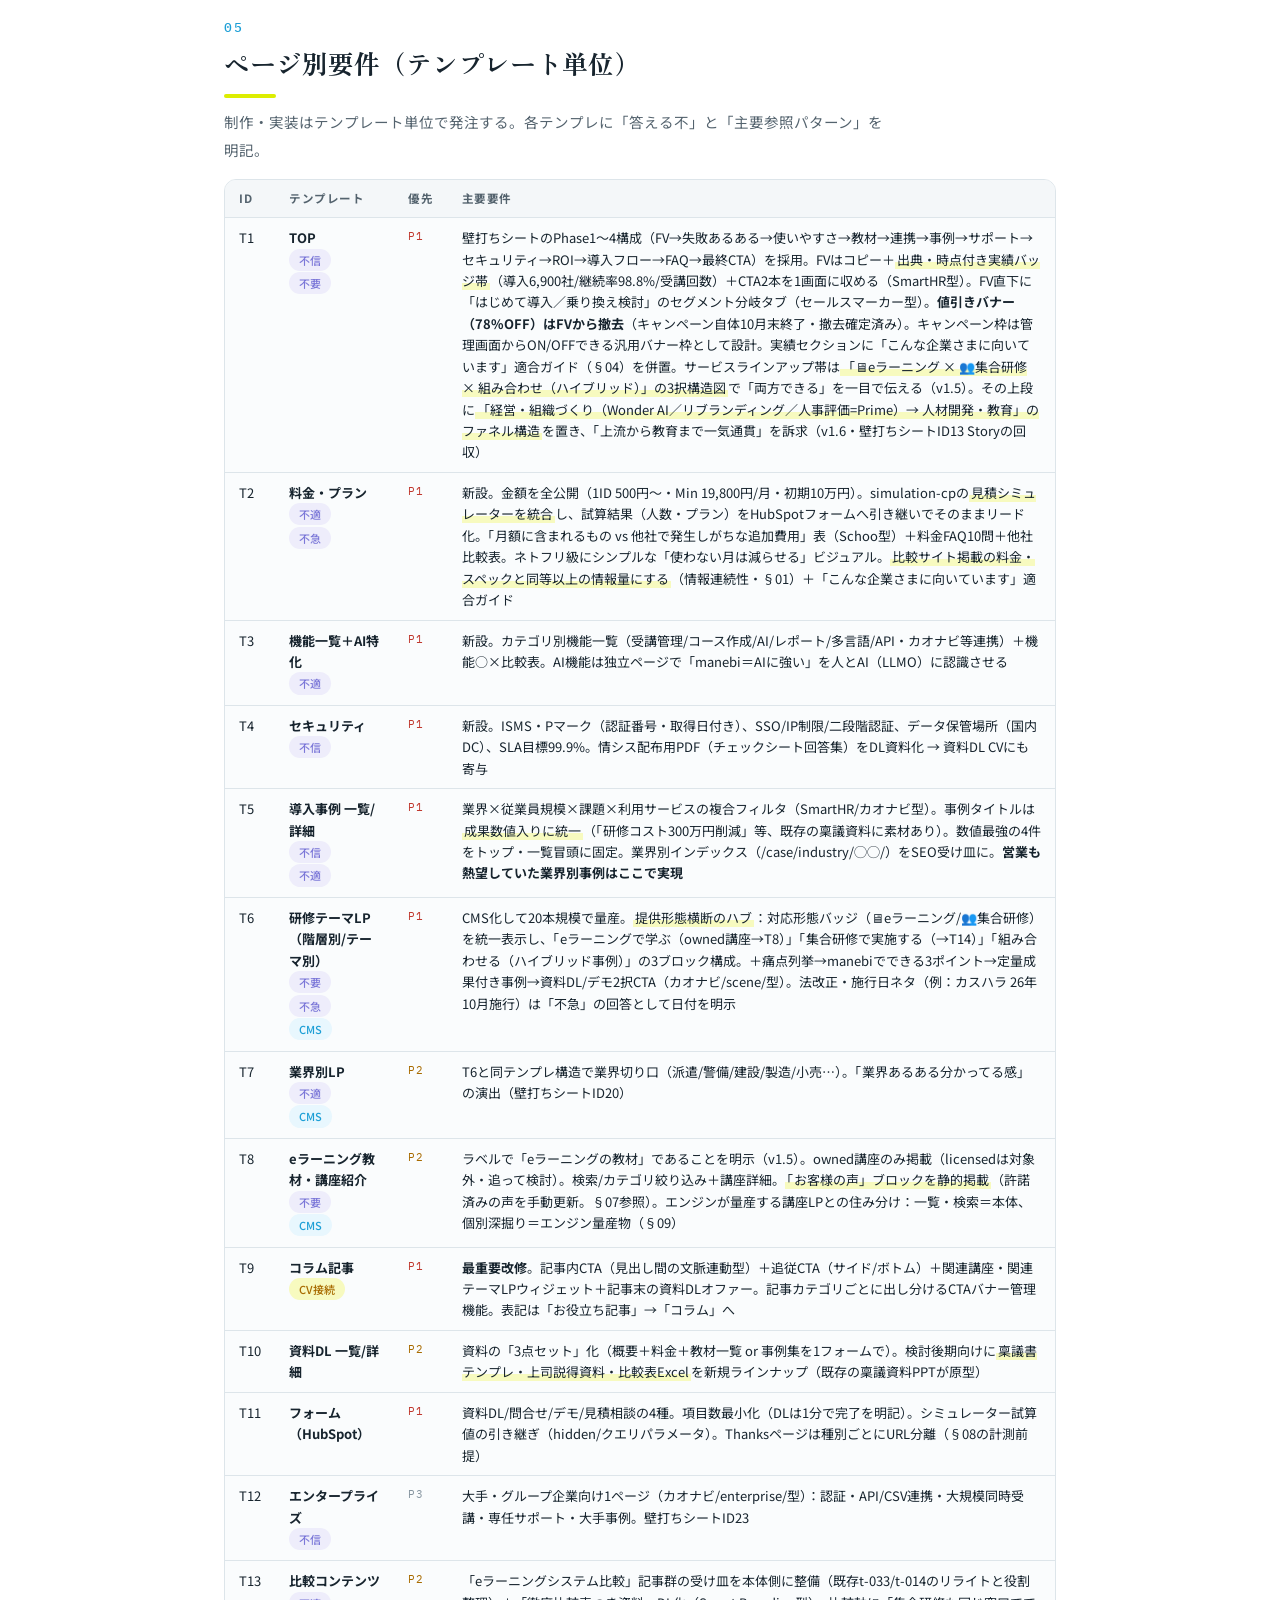
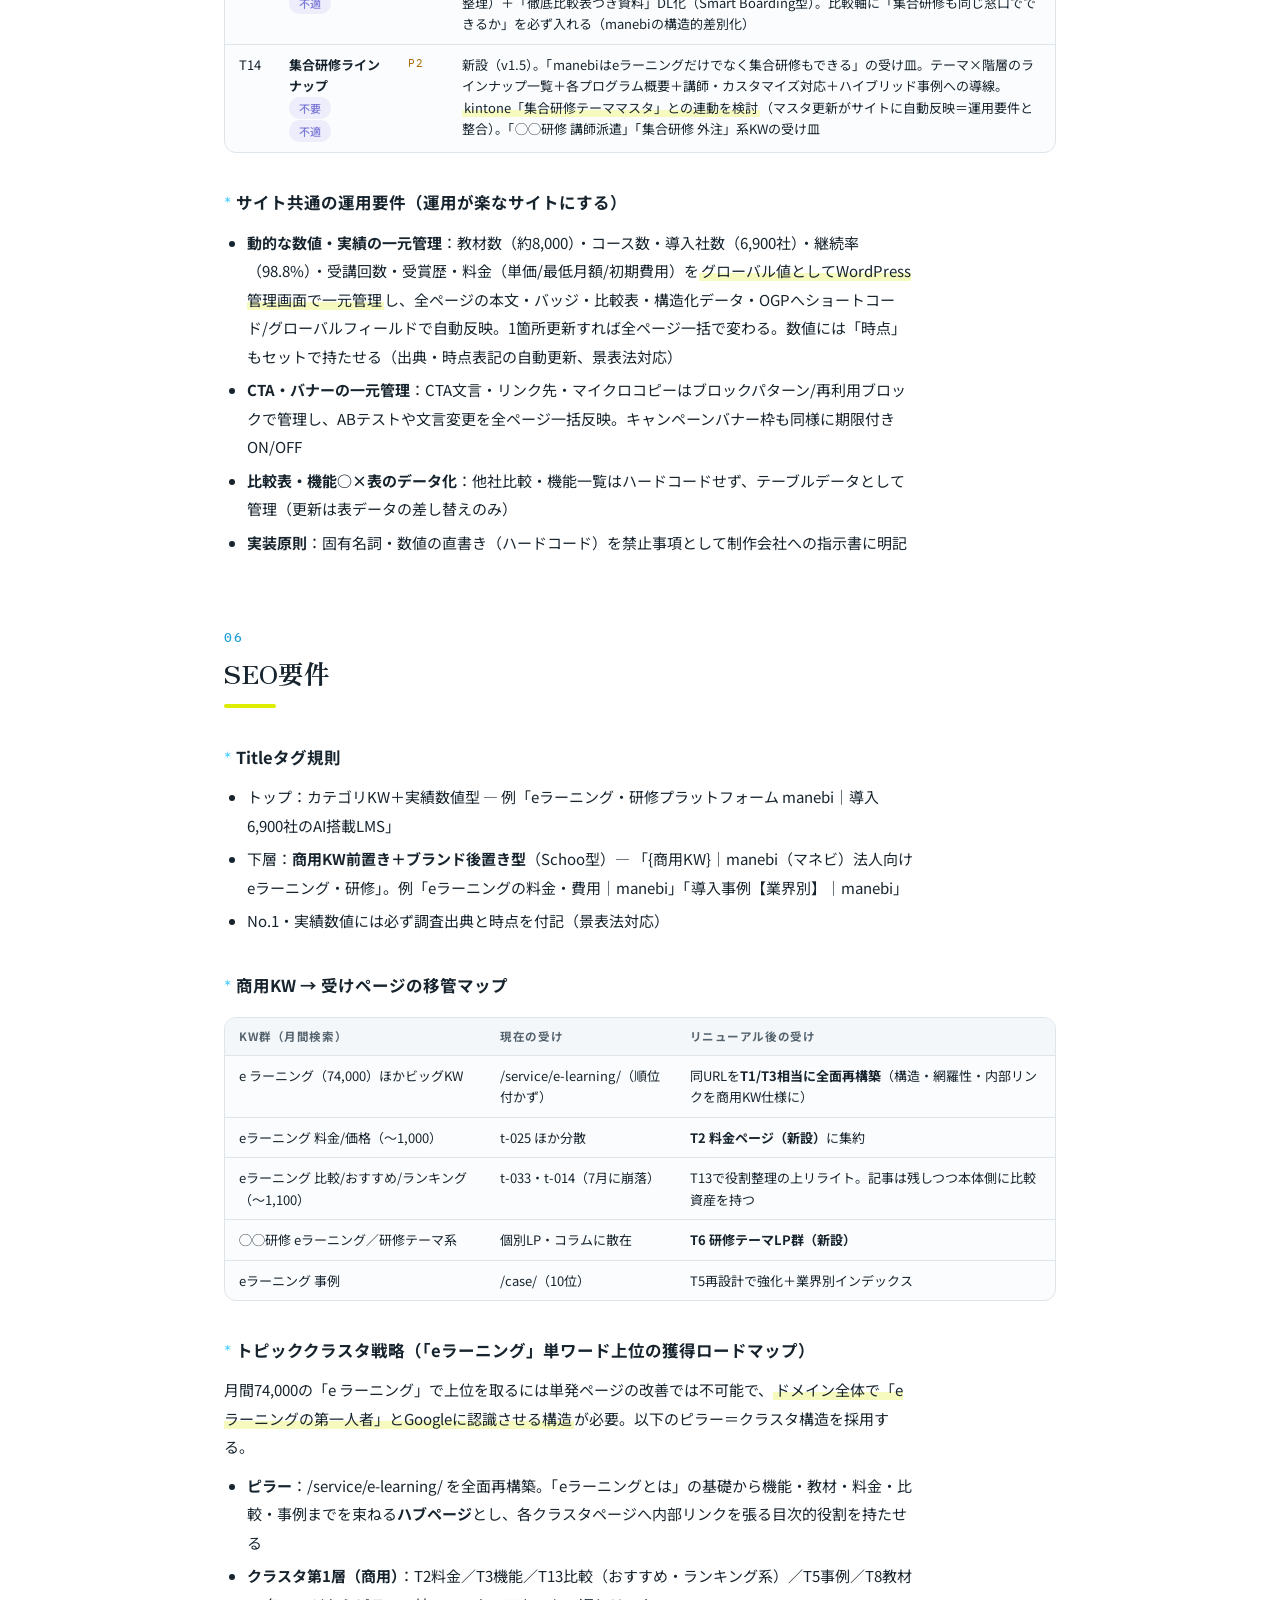
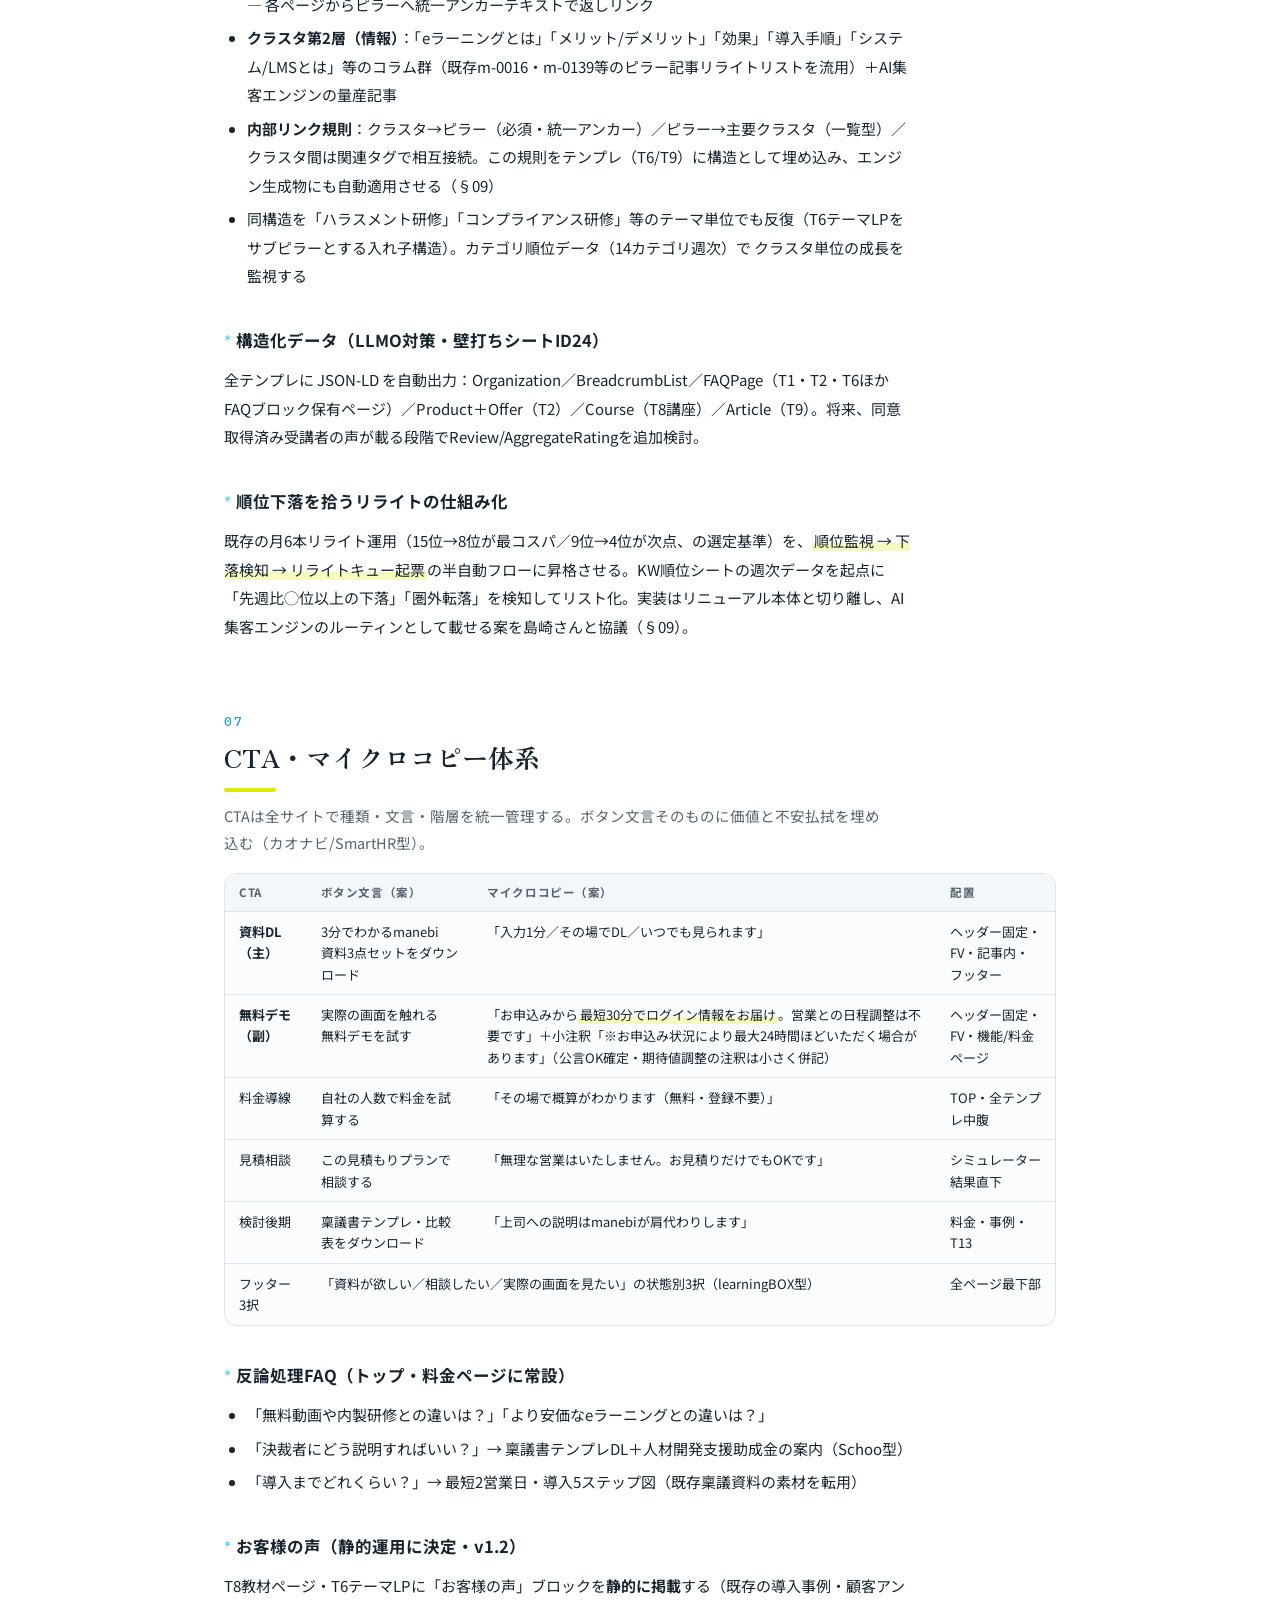
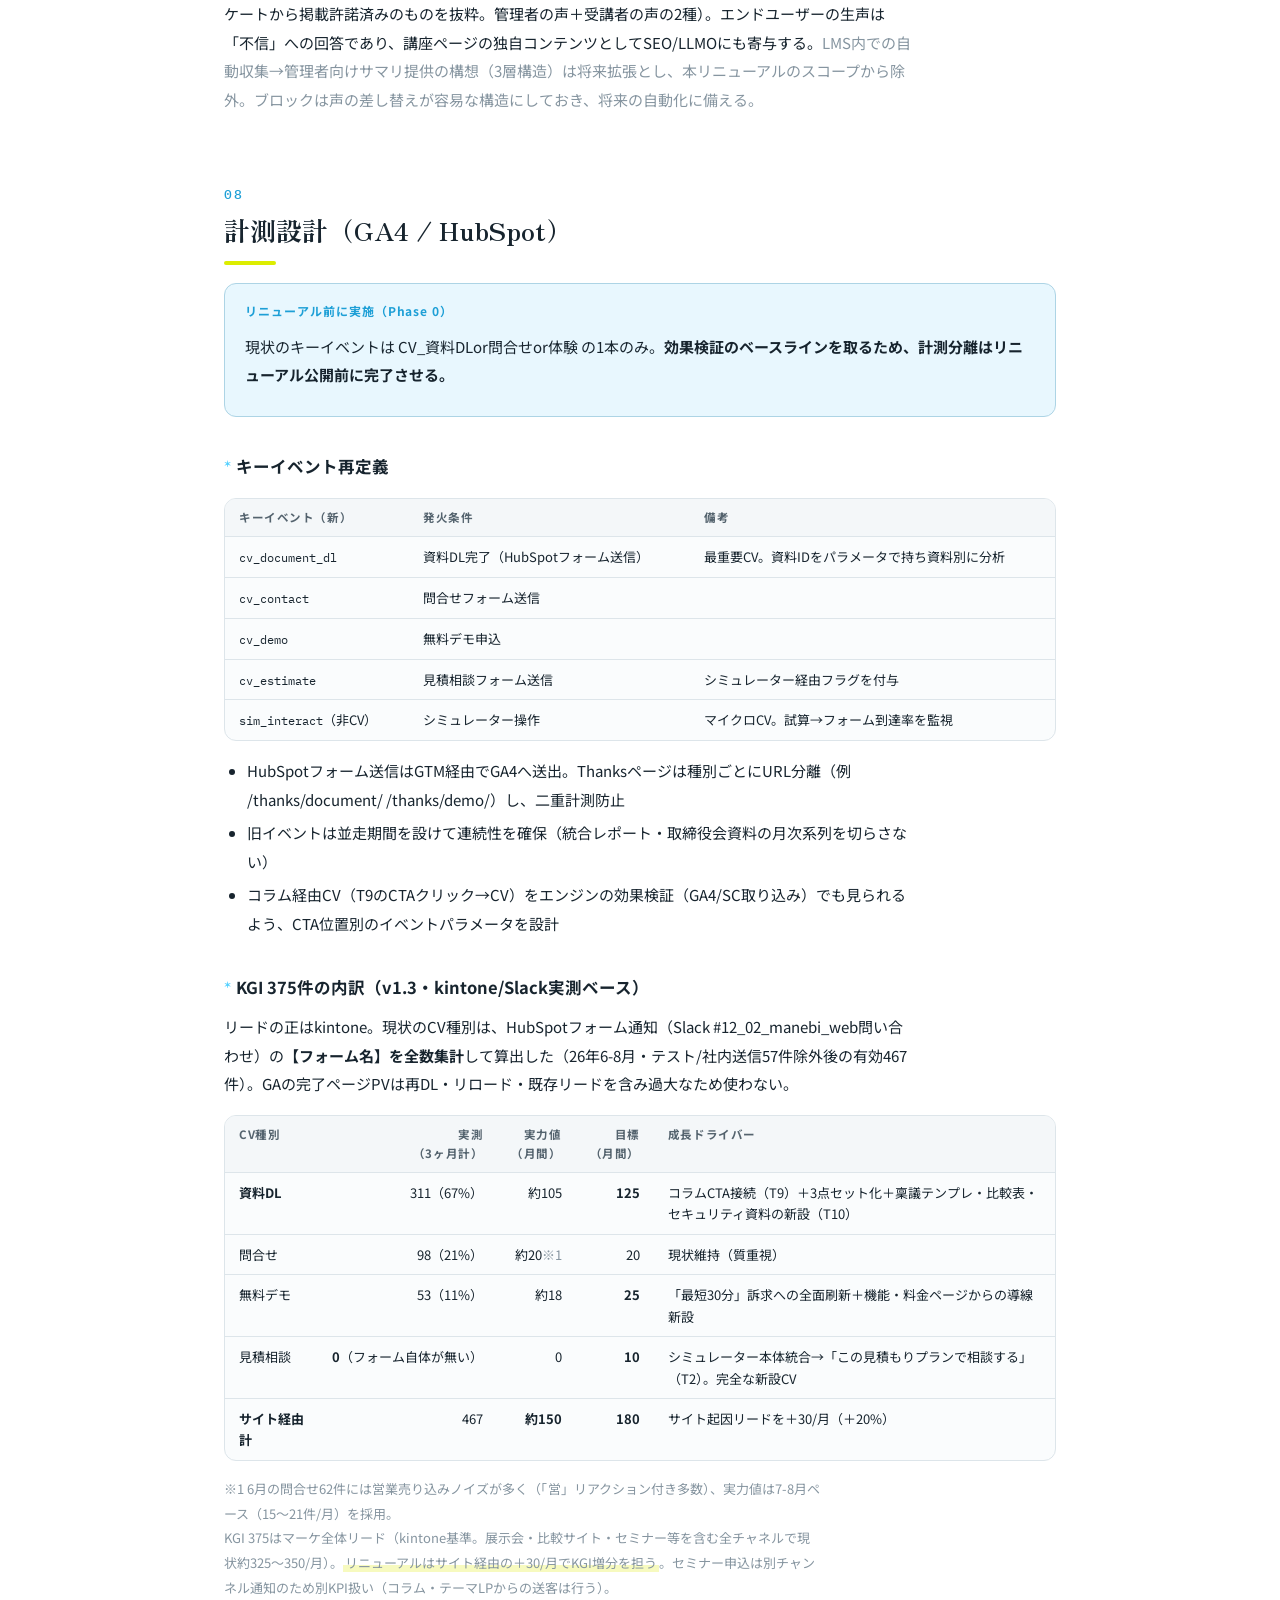
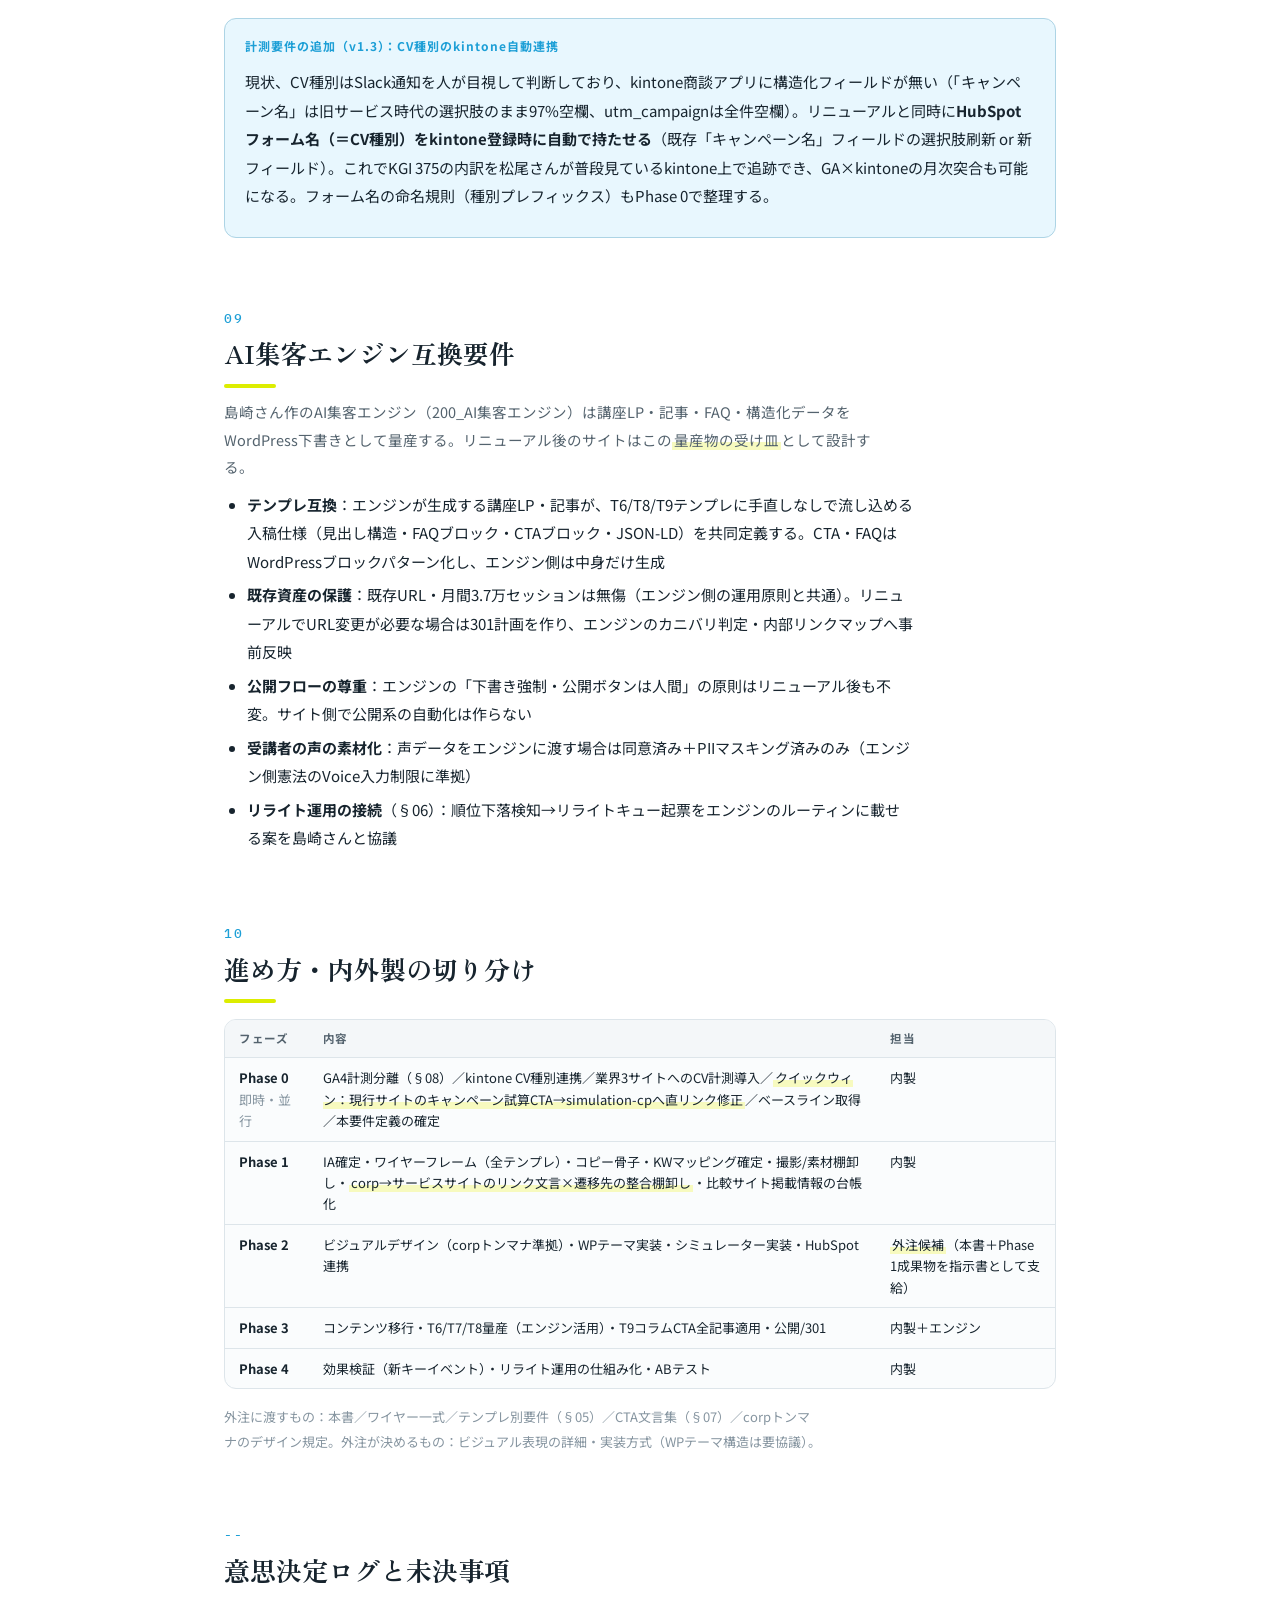
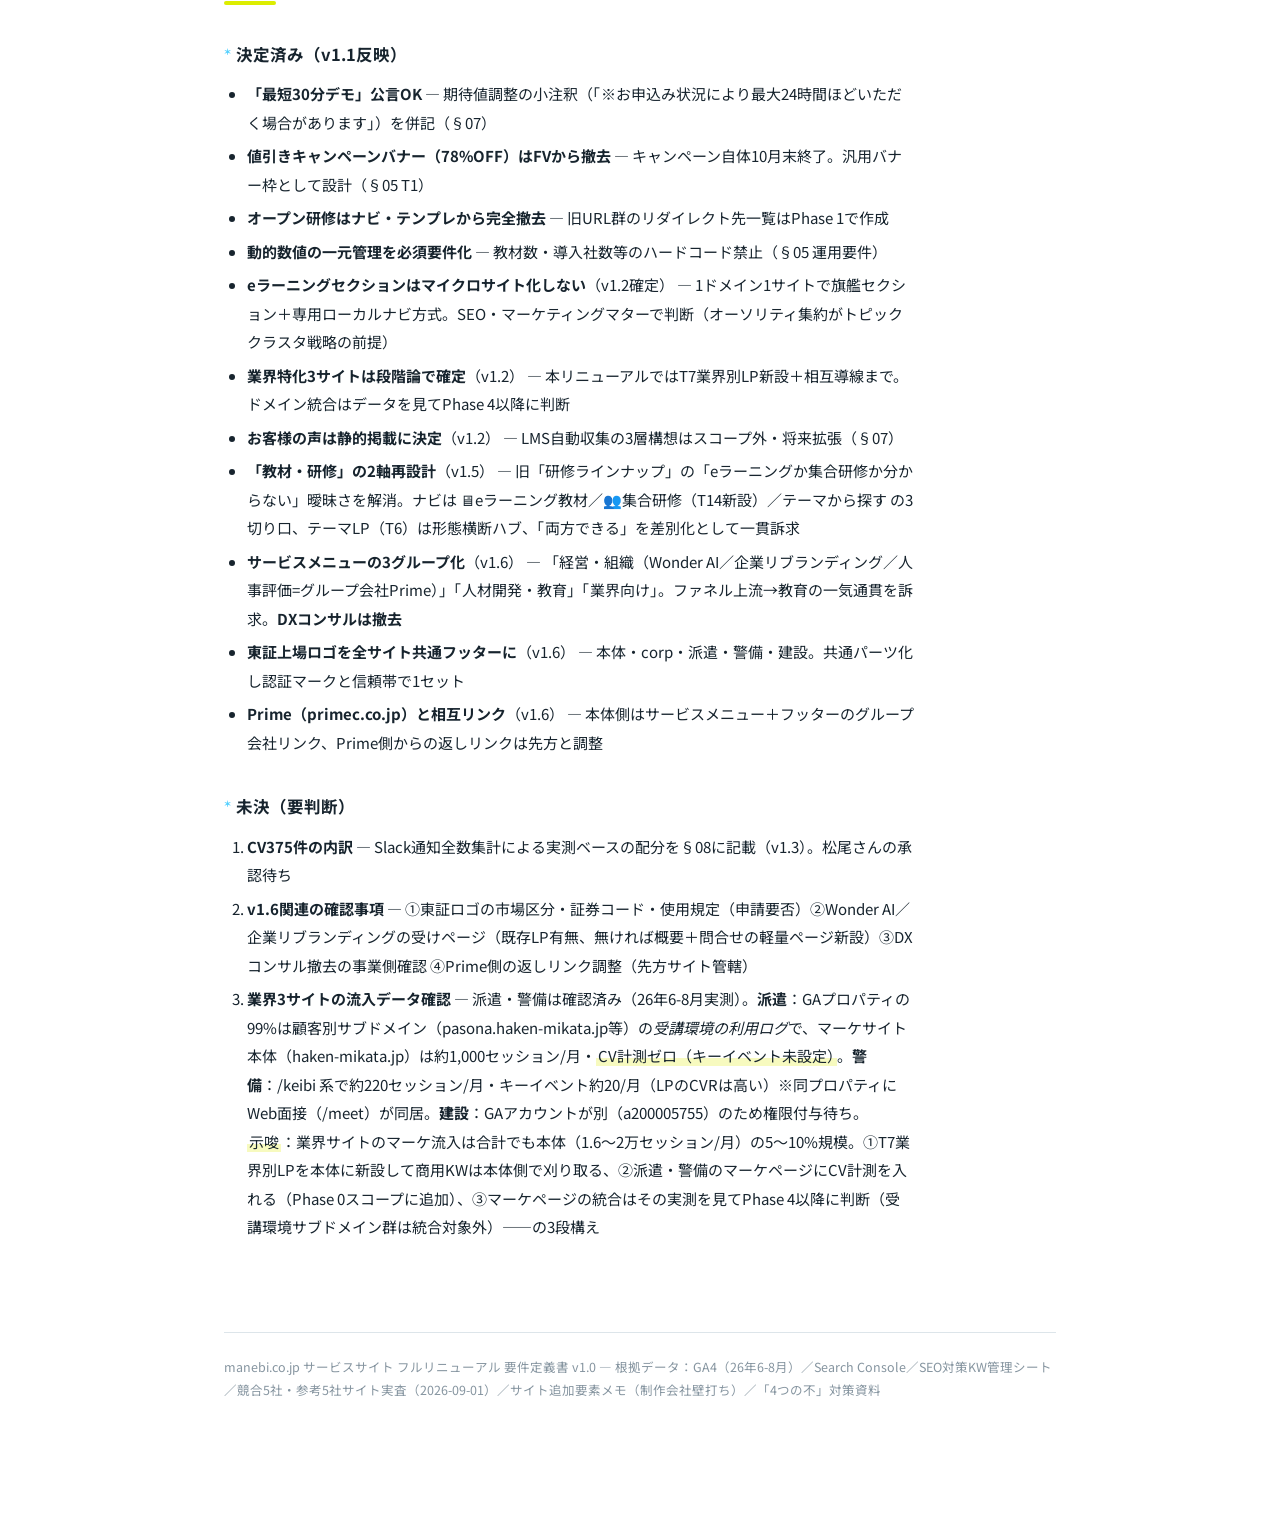
<file: requirements/index.html>
<!doctype html>
<html lang="ja">
<head>
<meta charset="utf-8">
<meta name="viewport" content="width=device-width, initial-scale=1">
<meta name="color-scheme" content="light dark">
<meta name="robots" content="noindex, nofollow">
<title>manebi.co.jp リニューアル要件定義書｜manebi サービスサイト リニューアル</title>
<link rel="stylesheet" href="https://fonts.googleapis.com/css2?family=Noto+Sans+JP:wght@400;500;700&family=Zen+Old+Mincho:wght@600;700&family=IBM+Plex+Mono:wght@400;500&display=swap">
<style>
  :root{
    --paper:#ffffff; --mist:#f4f7f9; --panel:#fafcfd; --line:#dde5ea;
    --ink:#17242e; --ink2:#54636e; --ink3:#8695a0;
    --blue:#1d9fd6; --blue-brand:#51d0ff; --blue-soft:#e8f7fe;
    --yellow:#dced00; --yellow-soft:#f7fabf;
    --purple:#7c78d8; --purple-soft:#eeedfb;
    --good:#0f7a52; --warn:#a86b00; --bad:#c0392f;
    --mono:"IBM Plex Mono",ui-monospace,Consolas,monospace;
  }
  @media (prefers-color-scheme: dark){
    :root:not([data-theme="light"]){
      --paper:#0f171d; --mist:#141e26; --panel:#16222b; --line:#2a3742;
      --ink:#e8eef2; --ink2:#a7b4bd; --ink3:#75838d;
      --blue:#5bc8f5; --blue-brand:#51d0ff; --blue-soft:#12303f;
      --yellow:#d9e85a; --yellow-soft:#33370f;
      --purple:#ada9f5; --purple-soft:#272544;
      --good:#4ecf9a; --warn:#e0a44a; --bad:#ff8577;
    }
  }
  :root[data-theme="dark"]{
    --paper:#0f171d; --mist:#141e26; --panel:#16222b; --line:#2a3742;
    --ink:#e8eef2; --ink2:#a7b4bd; --ink3:#75838d;
    --blue:#5bc8f5; --blue-brand:#51d0ff; --blue-soft:#12303f;
    --yellow:#d9e85a; --yellow-soft:#33370f;
    --purple:#ada9f5; --purple-soft:#272544;
    --good:#4ecf9a; --warn:#e0a44a; --bad:#ff8577;
  }
  *{box-sizing:border-box}
  body{
    margin:0; background:var(--paper); color:var(--ink);
    font-family:"Noto Sans JP","Hiragino Kaku Gothic ProN","Yu Gothic UI",sans-serif;
    font-size:15px; line-height:1.9; -webkit-font-smoothing:antialiased;
  }
  .wrap{max-width:880px; margin:0 auto; padding:56px 24px 120px}
  a{color:var(--blue); text-decoration:none; border-bottom:1px solid color-mix(in srgb,var(--blue) 40%,transparent)}
  a:hover{border-bottom-color:var(--blue)}
  a:focus-visible,summary:focus-visible{outline:2px solid var(--blue); outline-offset:2px}

  /* ---- cover ---- */
  .eyebrow{font-family:var(--mono); font-size:12px; letter-spacing:.18em; color:var(--ink3); text-transform:uppercase}
  h1{
    font-family:"Zen Old Mincho",serif; font-weight:700; font-size:clamp(30px,5vw,44px);
    line-height:1.4; margin:14px 0 6px; text-wrap:balance;
  }
  h1 .ast{color:var(--blue-brand); font-family:"Zen Old Mincho",serif}
  .cover-sub{color:var(--ink2); max-width:44em}
  .meta{display:flex; flex-wrap:wrap; gap:8px 24px; margin-top:22px; font-size:13px; color:var(--ink2)}
  .meta b{color:var(--ink); font-weight:500}
  .kgi-band{
    margin-top:34px; border:1px solid var(--line); border-radius:14px; overflow:hidden;
    display:grid; grid-template-columns:repeat(auto-fit,minmax(180px,1fr)); background:var(--panel);
  }
  .kgi{padding:18px 22px; border-left:1px solid var(--line)}
  .kgi:first-child{border-left:none}
  .kgi .lbl{font-size:11.5px; color:var(--ink3); letter-spacing:.06em}
  .kgi .val{font-family:"Zen Old Mincho",serif; font-size:26px; font-weight:700; line-height:1.3; font-variant-numeric:tabular-nums}
  .kgi .val small{font-size:14px; font-weight:600; color:var(--ink2)}
  .kgi .note{font-size:12px; color:var(--ink2); line-height:1.6}

  /* ---- toc ---- */
  nav.toc{margin:44px 0 0; padding:22px 26px; background:var(--mist); border-radius:14px}
  nav.toc .t{font-family:var(--mono); font-size:11.5px; letter-spacing:.16em; color:var(--ink3); margin-bottom:10px}
  nav.toc ol{margin:0; padding:0; list-style:none; columns:2; column-gap:36px; font-size:13.5px}
  nav.toc li{margin:4px 0; break-inside:avoid}
  nav.toc a{color:var(--ink); border-bottom:none}
  nav.toc a:hover{color:var(--blue)}
  nav.toc .no{font-family:var(--mono); font-size:11px; color:var(--blue); margin-right:8px}
  @media (max-width:620px){ nav.toc ol{columns:1} }

  /* ---- sections ---- */
  section{margin-top:72px}
  h2{
    font-family:"Zen Old Mincho",serif; font-weight:700; font-size:26px; line-height:1.45;
    margin:0 0 6px; text-wrap:balance; scroll-margin-top:24px;
  }
  h2 .no{font-family:var(--mono); font-weight:500; font-size:13px; color:var(--blue); display:block; letter-spacing:.14em; margin-bottom:6px}
  h2::after{content:""; display:block; width:52px; height:4px; margin-top:12px; background:var(--yellow); border-radius:2px}
  h3{font-size:16.5px; font-weight:700; margin:34px 0 10px}
  h3::before{content:"* "; color:var(--blue-brand); font-family:"Zen Old Mincho",serif; font-weight:700}
  h4{font-size:14.5px; font-weight:700; margin:22px 0 6px; color:var(--ink)}
  p{margin:10px 0; max-width:46em}
  ul,ol{margin:10px 0; padding-left:1.5em; max-width:46em}
  li{margin:5px 0}
  .lead{color:var(--ink2); font-size:14.5px; max-width:46em}
  mark{background:linear-gradient(transparent 62%, var(--yellow-soft) 62%); color:inherit; padding:0 2px}
  strong{font-weight:700}
  .muted{color:var(--ink3)}
  .small{font-size:13px}

  /* ---- callouts / chips ---- */
  .callout{
    border:1px solid var(--line); border-radius:12px; padding:16px 20px; margin:18px 0;
    background:var(--panel); max-width:none;
  }
  .callout.blue{background:var(--blue-soft); border-color:color-mix(in srgb,var(--blue) 25%,var(--line))}
  .callout.purple{background:var(--purple-soft); border-color:color-mix(in srgb,var(--purple) 25%,var(--line))}
  .callout .ct{font-size:12px; font-weight:700; letter-spacing:.08em; margin-bottom:6px; color:var(--blue)}
  .callout.purple .ct{color:var(--purple)}
  .callout p{max-width:none}
  .chip{
    display:inline-block; font-size:11px; font-weight:500; border-radius:999px; padding:2px 10px;
    background:var(--purple-soft); color:var(--purple); margin-right:6px; vertical-align:2px; white-space:nowrap;
  }
  .chip.b{background:var(--blue-soft); color:var(--blue)}
  .chip.y{background:var(--yellow-soft); color:var(--warn)}
  .pri{font-family:var(--mono); font-size:11px; letter-spacing:.06em; white-space:nowrap}
  .pri.p1{color:var(--bad)} .pri.p2{color:var(--warn)} .pri.p3{color:var(--ink3)}

  /* ---- tables ---- */
  .tbl{overflow-x:auto; border:1px solid var(--line); border-radius:12px; margin:16px 0; background:var(--panel)}
  table{border-collapse:collapse; width:100%; font-size:13px; line-height:1.65}
  th,td{padding:9px 14px; text-align:left; vertical-align:top; border-top:1px solid var(--line)}
  thead th{border-top:none; background:var(--mist); font-size:11.5px; letter-spacing:.05em; color:var(--ink2); white-space:nowrap}
  td.num,th.num{text-align:right; font-variant-numeric:tabular-nums; white-space:nowrap}
  td .u{font-family:var(--mono); font-size:12px}
  tr.hl td{background:var(--yellow-soft)}

  .kv{display:grid; grid-template-columns:minmax(120px,180px) 1fr; gap:6px 18px; font-size:13.5px; margin:12px 0; max-width:none}
  .kv dt{color:var(--ink2); font-weight:500}
  .kv dd{margin:0}

  /* ---- nav tree ---- */
  .tree{
    font-family:var(--mono); font-size:12.5px; line-height:2; background:var(--mist);
    border-radius:12px; padding:18px 22px; overflow-x:auto; white-space:pre;
  }
  .tree b{color:var(--blue); font-weight:500}
  .tree .new{color:var(--good)}
  .tree .cms{color:var(--purple)}

  footer{margin-top:90px; padding-top:22px; border-top:1px solid var(--line); font-size:12.5px; color:var(--ink3)}
  @media print{ .wrap{padding:0} nav.toc{break-inside:avoid} section{margin-top:44px} }

  .sitenav{position:sticky; top:0; z-index:99; background:color-mix(in srgb,var(--paper) 90%,transparent);
    backdrop-filter:saturate(150%) blur(10px); border-bottom:1px solid var(--line)}
  .sitenav-in{max-width:900px; margin:0 auto; padding:10px 24px; display:flex; align-items:center; gap:14px; flex-wrap:wrap}
  .sitenav a{font-size:12.5px; color:var(--ink2); border-bottom:none; white-space:nowrap}
  .sitenav a:hover{color:var(--blue)}
  .sitenav a.home{font-family:"Zen Old Mincho",serif; font-weight:700; font-size:14px; color:var(--ink)}
  .sitenav a.on{color:var(--blue); font-weight:700}
  .sitenav .sp{flex:1}
  @media print{ .sitenav{display:none} }
</style>
</head>
<body>
<nav class="sitenav"><div class="sitenav-in"><a class="home" href="../">manebi リニューアル<span style="color:var(--blue-brand)">*</span></a><a class="on" href="../requirements/">要件定義書</a><a  href="../phase1-design/">Phase 1 設計書</a><a  href="../research/">調査レポート</a><span class="sp"></span><a href="https://github.com/matsuo-boop/service-site-renewal-01">GitHub &#8599;</a></div></nav>
<div class="wrap">

<header>
  <div class="eyebrow">Requirement Definition &nbsp;/&nbsp; v1.6 draft</div>
  <h1>manebi.co.jp<br>サービスサイト フルリニューアル<span class="ast">*</span><br>要件定義書</h1>
  <p class="cover-sub">「集客するサイト」と「売るサイト」を接続し、CVが最も取りやすいサービスサイトへ。設計は内製、制作のみ外注可能な粒度で定義する。</p>
  <div class="meta">
    <span>作成：<b>マーケティング部 松尾</b>（ドラフト作成支援：Claude）</span>
    <span>作成日：<b>2026-09-01</b>（v1.6 09-09更新）</span>
    <span>ステータス：<b>v1.6 サービス3グループ化・東証ロゴ・Prime相互リンク</b></span>
  </div>

  <div class="kgi-band">
    <div class="kgi">
      <div class="lbl">KGI（月間CV）</div>
      <div class="val">375<small> 件/月</small></div>
      <div class="note">現状比110%（現状 約350件/月）</div>
    </div>
    <div class="kgi">
      <div class="lbl">最重要CV</div>
      <div class="val" style="font-size:20px">資料ダウンロード</div>
      <div class="note">量と質のバランスが最良のCVポイント</div>
    </div>
    <div class="kgi">
      <div class="lbl">体制</div>
      <div class="val" style="font-size:20px">設計内製</div>
      <div class="note">外注は最終制作のみ。本書がそのまま制作指示書の親となる</div>
    </div>
  </div>
</header>

<nav class="toc">
  <div class="t">CONTENTS</div>
  <ol>
    <li><span class="no">01</span><a href="#s1">目的とKGI</a></li>
    <li><span class="no">02</span><a href="#s2">現状分析（データ）</a></li>
    <li><span class="no">03</span><a href="#s3">競合・参考サイト分析</a></li>
    <li><span class="no">04</span><a href="#s4">情報設計（IA）・新サイトマップ</a></li>
    <li><span class="no">05</span><a href="#s5">ページ別要件（テンプレート単位）</a></li>
    <li><span class="no">06</span><a href="#s6">SEO要件</a></li>
    <li><span class="no">07</span><a href="#s7">CTA・マイクロコピー体系</a></li>
    <li><span class="no">08</span><a href="#s8">計測設計（GA4 / HubSpot）</a></li>
    <li><span class="no">09</span><a href="#s9">AI集客エンジン互換要件</a></li>
    <li><span class="no">10</span><a href="#s10">進め方・内外製の切り分け</a></li>
    <li><span class="no">--</span><a href="#open">未決事項（要判断）</a></li>
  </ol>
</nav>

<!-- ================================================================ -->
<section id="s1">
  <h2><span class="no">01</span>目的とKGI</h2>
  <p class="lead">本リニューアルの目的は見た目の刷新ではなく、<mark>CV（特に資料DL）が構造的に生まれるサイトへの再設計</mark>である。トンマナ統一はその手段の一つとして同時に行う。</p>

  <h3>目標</h3>
  <div class="tbl"><table>
    <thead><tr><th>指標</th><th>現状（26年6-8月平均）</th><th>目標</th><th>備考</th></tr></thead>
    <tbody>
      <tr><td>月間CV合計</td><td class="num">約350件</td><td class="num"><strong>375件（+10%）</strong></td><td>4CVの内訳目標は §08 の計測分離後に設定</td></tr>
      <tr><td>最重要CV</td><td colspan="2">資料ダウンロード</td><td>検討初期〜後期まで受けられる資料ラインナップを拡充（§07）</td></tr>
      <tr><td>コラム経由CV</td><td class="num"><strong>0件</strong></td><td class="num">新設KPI</td><td>現状最大の構造的損失。§05 T9で対処</td></tr>
    </tbody>
  </table></div>

  <h3>基本方針（優先順位）</h3>
  <ol>
    <li><strong>コラム→CVの接続</strong> — 流入の過半が着地するコラムからCV導線を張る</li>
    <li><strong>商用KWページの新設</strong> — 料金・機能・比較・課題別など「買う気のある人」の受け皿</li>
    <li><strong>IA・グロナビ再設計</strong> — 検討プロセスに沿った情報設計</li>
    <li><strong>トンマナ統一</strong> — corpサイト（manebi.co.jp/corp/）の世界観に統一。紫単色の旧トンマナは廃止</li>
  </ol>

  <div class="callout blue">
    <div class="ct">設計原則：流入元別の情報連続性（v1.4追加）</div>
    <p>比較サイト・コーポレートサイト・広告LP・検索——<strong>どの流入元から来ても、直前に見ていた情報の続きがサイトで完結する</strong>状態を作る。比較サイト経由の検討者は各社を見比べた上で指名で戻ってくるため（比較サイト経由リードはアイミツ68・ITトレンド30・BOXIL28・ミツモア29／3ヶ月＝kintone実測）、<mark>比較サイトに載せている料金・スペック情報と同等以上を本体サイトでも公開し、情報の非対称を解消する</mark>。流入元→期待情報→受けページの対応は §04 のマップに定義。</p>
  </div>

  <div class="callout blue">
    <div class="ct">設計原則：「4つの不」への回答としてのサイト</div>
    <p>既存の営業フレームワーク「4つの不」をサイト全体の設計原則に採用する。<strong>不信</strong>（この会社は信頼できる？→実績・事例・受講者の声・セキュリティ）／<strong>不要</strong>（本当に必要？→定量・定性メリット）／<strong>不適</strong>（自社にベスト？→比較表・業界別ページ）／<strong>不急</strong>（今やるべき？→放置リスク・法改正/施行日訴求）。各ページがどの「不」に答えるかを §05 で明記する。</p>
  </div>
</section>

<!-- ================================================================ -->
<section id="s2">
  <h2><span class="no">02</span>現状分析（データ）</h2>
  <p class="lead">GA4（property 442056267）・Search Console・SEO対策KW管理シートの実データに基づく。期間は主に2026年6〜8月。</p>

  <h3>ボトルネック①：コラム流入がCVゼロ</h3>
  <div class="tbl"><table>
    <thead><tr><th>ランディング</th><th class="num">セッション</th><th class="num">CV</th><th class="num">CVR</th><th class="num">直帰率</th></tr></thead>
    <tbody>
      <tr><td>TOP <span class="u">/</span></td><td class="num">9,517</td><td class="num">218</td><td class="num">2.3%</td><td class="num">42%</td></tr>
      <tr><td>広告LP <span class="u">/std_03h</span></td><td class="num">8,212</td><td class="num">123</td><td class="num">1.5%</td><td class="num">59%</td></tr>
      <tr class="hl"><td>コラム上位10記事 合計</td><td class="num">約20,000</td><td class="num"><strong>0</strong></td><td class="num"><strong>0%</strong></td><td class="num">88〜94%</td></tr>
      <tr><td><span class="u">/service/e-learning</span></td><td class="num">1,772</td><td class="num">69</td><td class="num"><strong>3.9%</strong></td><td class="num">38%</td></tr>
      <tr><td><span class="u">/contact</span>（直接流入）</td><td class="num">577</td><td class="num">113</td><td class="num">19.6%</td><td class="num">53%</td></tr>
    </tbody>
  </table></div>
  <p>サイトの非指名流入の大半を稼ぐコラムが、CVに1件も接続していない。<mark>ここが本リニューアル最大の改善余地</mark>。なお /service/e-learning はCVR 3.9%と最良で、「サービスを理解した人は転換する」ことの証左。問題は理解に至る動線が無いこと。</p>

  <h3>ボトルネック②：商用KWの受け皿不在・順位崩落</h3>
  <ul>
    <li>クリック上位クエリは「パワハラ 定義」「スローガン例」等の<strong>情報クエリと指名のみ</strong>。商用KWは上位にほぼ皆無</li>
    <li>ビッグKW「e ラーニング」（月間検索74,000）は表示LPが /service/e-learning/ だが<strong>順位がほぼ付いたことがない</strong>。対策34KWのうち約半数が全期間圏外</li>
    <li>商用KWの受け皿が<strong>コラム記事に集中</strong>（t-033・t-014・t-059・t-063）。「eラーニング おすすめ」は26年7/1に1位到達後、7/8以降圏外。t-033/t-014系のKW群が7月上旬を境にまとまって下落</li>
    <li>サイト全体セッションも減少傾向：23,348（25年10月）→ 16,630（26年7月）。情報系クエリ（スローガン例・研修 感想等）の減衰が主因で、<strong>非商用トラフィック依存が崩れつつある</strong></li>
    <li>「パワハラとは」は表示8.6万回・9位・CTR 0.3% — Title/構成改善だけで拾える余地大</li>
  </ul>

  <h3>その他の事実</h3>
  <ul>
    <li>「manebi ログイン」系クエリで3ヶ月に約960クリック — <strong>受講者がサービスサイトへ大量流入</strong>。ナビに受講者導線が必要（§04）</li>
    <li>GA4キーイベントが <span class="u">CV_資料DLor問合せor体験</span> の1本のみで、CV種別の効果検証が不可能（§08で是正）</li>
    <li>月6記事のリライト運用（15位→8位が最コスパ等の基準）が既に存在。§06でこの運用を仕組み化する</li>
  </ul>
</section>

<!-- ================================================================ -->
<section id="s3">
  <h2><span class="no">03</span>競合・参考サイト分析</h2>
  <p class="lead">競合5社（インソース／Schoo／AirCourse／learningBOX／Smart Boarding）と参考B2Bサイト5社（カオナビ／SmartHR／タレントパレット／セールスマーカー／Loglass）を実査（2026-09-01）。</p>

  <h3>manebiが競合より弱い部分（優先度順）</h3>
  <div class="tbl"><table>
    <thead><tr><th></th><th>弱点</th><th>競合の状況</th></tr></thead>
    <tbody>
      <tr><td class="pri p1">P1</td><td><strong>料金ページが本体に無い</strong></td><td>5社中4社が本体に料金ページ。Schoo・AirCourse・learningBOX・インソースLeafは金額まで全公開。インソースLeafは1ID 500円・初期10万円とmanebiと同構造を公開しており、<mark>非公開に競争優位はない</mark></td></tr>
      <tr><td class="pri p1">P1</td><td><strong>機能一覧ページが無い</strong></td><td>全5社が保有（learningBOXは18下層）。「LMS 機能」「eラーニングシステム 比較」検討層の土俵に乗れていない</td></tr>
      <tr><td class="pri p1">P1</td><td><strong>BOFU向けCTA導線が無い</strong></td><td>Schoo「料金表をダウンロード」、Smart Boarding「この見積もりプランで相談する」等、価格を知りたい意図に直接応えるCTAを全ページ反復</td></tr>
      <tr><td class="pri p1">P1</td><td><strong>事例が探せない・成果数値が薄い</strong></td><td>SmartHRは業種×規模×課題×機能×地域の5軸フィルタ。競合事例は「受講率65%→9割」型の数値見出し。導入6,900社の資産が未活用</td></tr>
      <tr><td class="pri p2">P2</td><td>課題別・階層別・業界別LPが無い</td><td>インソースは階層×業界×テーマのマトリクスで数千ページ。Schooは研修パッケージ30種超</td></tr>
      <tr><td class="pri p2">P2</td><td>セキュリティ専用ページが無い</td><td>情シス稟議の必須要件。競合は認証番号まで明記</td></tr>
      <tr><td class="pri p2">P2</td><td>比較コンテンツを自社ドメインに持たない</td><td>AirCourseは「10社比較」記事群、SBは「徹底比較表つき資料」でリード化</td></tr>
      <tr><td class="pri p2">P2</td><td>不安払拭マイクロコピー・反論処理FAQの不在</td><td>Schooは「決裁者にどう説明すればいい？」FAQ＋助成金案内まで実装</td></tr>
      <tr><td class="pri p3">P3</td><td>信頼要素の数値化・出典表記が弱い</td><td>競合はNo.1・継続率に必ず調査出典と時点を付記（景表法対応の観点でも必須）</td></tr>
      <tr><td class="pri p3">P3</td><td>グロナビが検討プロセス非対応</td><td>「料金」「機能」「選ばれる理由」というBOFU 3大導線がナビに無い</td></tr>
    </tbody>
  </table></div>

  <h3>manebiの勝ち筋（競合実査から逆算した強み）</h3>
  <ul>
    <li><strong>価格構造</strong>：1ID 500円〜・使わない月は調整可 — 公開すれば AirCourse型の透明性訴求で戦える</li>
    <li><strong>無料デモの即時性</strong>：申込後最速30分でID発行し実環境を触れる。競合は「日程調整→営業同席デモ」が主流で、<mark>この即時性はCTA文言として突き抜ける</mark>（§07）</li>
    <li><strong>AI機能の先行</strong>：競合のAI訴求は発展途上。「manebi＝AIに強い」の独立ページで先行優位を取れる</li>
    <li><strong>導入6,900社×継続率98.8%</strong>：数はあるのに見せ方の問題。事例DB化＋出典付きバッジで即戦力化</li>
  </ul>
</section>

<!-- ================================================================ -->
<section id="s4">
  <h2><span class="no">04</span>情報設計（IA）・新サイトマップ</h2>
  <p class="lead">年明けの制作会社壁打ちで作成した「松プラン」サイトマップをベースに、競合分析の結果（BOFU 3導線のナビ昇格）と受講者導線を加えて再構成する。</p>

  <h3>新グローバルナビ（案）</h3>
  <div class="tree"><b>manebi</b>（ロゴ）
├ サービス            ▾ <span class="new">【経営・組織】Wonder AI / 企業リブランディング / 人事評価(グループ会社Prime↗)</span>
│                      【教育】eラーニング / 集合研修　【業界向け】派遣・警備・建設
│                      ※DXコンサルは撤去（v1.6）
├ <span class="new">機能</span>               ▾ <span class="new">機能一覧</span> / <span class="new">AI機能(特化P)</span> / <span class="new">セキュリティ</span> / <span class="new">システム連携</span>
├ <span class="new">料金</span>               … 料金・プラン＋見積シミュレーター統合（simulation-cp移植）
├ <span class="new">教材・研修</span>          ▾ <span class="new">🖥 eラーニング教材</span>（教材・講座一覧＝owned／人気講座）
│                      <span class="new">👥 集合研修</span>（<span class="new">ラインナップ一覧(T14)</span>／講師派遣／組み合わせ事例）
│                      <span class="cms">テーマから探す</span>（新入社員/管理職/ハラスメント/コンプラ…＝形態横断ハブ）※CMS量産
├ 導入事例            … <span class="new">業界×規模×課題フィルタ</span>
├ お役立ち            ▾ 資料ダウンロード / コラム / セミナー / <span class="new">FAQ</span>
│
├ <span class="new">受講者の方はこちら（ログイン）</span>   ← 3ヶ月960クリックの受け皿
└ [資料DL] [無料デモ]  ← ヘッダー固定CTA 2本</div>
  <p class="small muted">緑＝新設、紫＝CMSテンプレで量産するページ群。「お役立ち記事」は「コラム」へ表記変更（他の表記も §05 各テンプレで定義）。</p>

  <h3>設計の根拠</h3>
  <ul>
    <li><strong>「サービス」と「研修ラインナップ」の役割重複を解消</strong>：サービス＝提供形態（何で学ぶか）、研修テーマ＝中身（何を学ぶか）に再定義。研修テーマは現在の4メニューから<mark>階層別×テーマ別で20本規模に拡張</mark>し、SEO受け皿を兼ねる（§06）</li>
    <li><strong>BOFU 3導線（料金・機能・事例）をナビ第一階層に</strong>：検討プロセス対応（AirCourse型）</li>
    <li><strong>業界特化（派遣・警備・建設）をフッターからナビへ昇格</strong>：外部サイトへの分散も将来的に集約検討（未決事項）</li>
    <li><strong>フッターはペルソナ別3ブロック再編</strong>（SmartHR型）：導入検討中の方／ご利用中の方／パートナー</li>
  </ul>

  <h3>流入元別の情報連続性マップ（v1.4）</h3>
  <div class="tbl"><table>
    <thead><tr><th>流入元</th><th>直前に見ている情報・期待</th><th>受けページ／施策</th></tr></thead>
    <tbody>
      <tr><td><strong>比較サイト</strong>（BOXIL・ITトレンド・アイミツ・ミツモア等）</td><td>各社の料金・機能・口コミを横並びで見比べた状態。「本体サイトに料金が無い」と情報が後退し離脱</td><td>T2料金（金額公開）・T3機能・T13比較・数字実績。比較サイト掲載スペックと本体の記載を<mark>定期突合する運用</mark>（比較サイト側の掲載情報もマーケが台帳管理）</td></tr>
      <tr><td><strong>コーポレートサイト</strong>（/corp/service/manebi/ 等）</td><td>会社・サービス概要を見て「機能・料金・活用事例」CTAをクリック。<mark>現状、遷移先に料金プランが無い</mark></td><td>corp側の全リンク文言×遷移先ページを棚卸しし、文言が予告する情報（料金→/price/、機能→/function/、事例→/case/）へ差し替え。Phase 1タスク</td></tr>
      <tr><td><strong>広告LP</strong>（/std_03h等）</td><td>単一訴求のLPで興味喚起済み。詳細（料金・教材・事例）を確かめたい</td><td>LP→本体（料金・事例・教材）への回遊導線を明示。キャンペーン枠の試算CTAは<mark>シミュレーターへ直リンク</mark>（Phase 0クイックウィン）</td></tr>
      <tr><td><strong>検索（コラム着地）</strong></td><td>情報収集段階。売り込みへの耐性が低い</td><td>T9の段階的CTA（テキスト→バナー→記事末）＋ピラー誘導で検討段階を引き上げ</td></tr>
      <tr><td><strong>指名検索（受講者）</strong></td><td>ログインしたいだけ</td><td>ヘッダー「受講者ログイン」＋ /login/ 案内ページで即退避</td></tr>
    </tbody>
  </table></div>
  <p class="small">あわせて全主要ページに<strong>「こんな企業さまに向いています」適合ガイドブロック</strong>を設ける（利用実績ベース：業種比率・規模・利用用途から「製造業で新人教育を内製化したい」等の適合パターンを明示。向かないケースにも軽く触れて誠実さを担保＝「不信」対応・失敗あるあるとの整合）。掲載先：T1・T2・T6・T7。</p>

  <div class="callout purple">
    <div class="ct">既存URLの扱い（憲法）</div>
    <p>既存URL・月間3.7万セッションは無傷のまま増築する（AI集客エンジン側の運用原則と同一）。<strong>URL変更は原則行わず</strong>、やむを得ない場合は301リダイレクト計画を作成し、エンジン側（カニバリ判定・内部リンク）へ事前通知する。§09参照。</p>
  </div>
</section>

<!-- ================================================================ -->
<section id="s5">
  <h2><span class="no">05</span>ページ別要件（テンプレート単位）</h2>
  <p class="lead">制作・実装はテンプレート単位で発注する。各テンプレに「答える不」と「主要参照パターン」を明記。</p>

  <div class="tbl"><table>
    <thead><tr><th>ID</th><th>テンプレート</th><th>優先</th><th>主要要件</th></tr></thead>
    <tbody>
      <tr><td>T1</td><td><strong>TOP</strong><br><span class="chip">不信</span><span class="chip">不要</span></td><td class="pri p1">P1</td><td>壁打ちシートのPhase1〜4構成（FV→失敗あるある→使いやすさ→教材→連携→事例→サポート→セキュリティ→ROI→導入フロー→FAQ→最終CTA）を採用。FVはコピー＋<mark>出典・時点付き実績バッジ帯</mark>（導入6,900社/継続率98.8%/受講回数）＋CTA2本を1画面に収める（SmartHR型）。FV直下に「はじめて導入／乗り換え検討」のセグメント分岐タブ（セールスマーカー型）。<strong>値引きバナー（78%OFF）はFVから撤去</strong>（キャンペーン自体10月末終了・撤去確定済み）。キャンペーン枠は管理画面からON/OFFできる汎用バナー枠として設計。実績セクションに「こんな企業さまに向いています」適合ガイド（§04）を併置。サービスラインアップ帯は<mark>「🖥eラーニング × 👥集合研修 × 組み合わせ（ハイブリッド）」の3択構造図</mark>で「両方できる」を一目で伝える（v1.5）。その上段に<mark>「経営・組織づくり（Wonder AI／リブランディング／人事評価=Prime）→ 人材開発・教育」のファネル構造</mark>を置き、「上流から教育まで一気通貫」を訴求（v1.6・壁打ちシートID13 Storyの回収）</td></tr>
      <tr><td>T2</td><td><strong>料金・プラン</strong><br><span class="chip">不適</span><span class="chip">不急</span></td><td class="pri p1">P1</td><td>新設。金額を全公開（1ID 500円〜・Min 19,800円/月・初期10万円）。simulation-cpの<mark>見積シミュレーターを統合</mark>し、試算結果（人数・プラン）をHubSpotフォームへ引き継いでそのままリード化。「月額に含まれるもの vs 他社で発生しがちな追加費用」表（Schoo型）＋料金FAQ10問＋他社比較表。ネトフリ級にシンプルな「使わない月は減らせる」ビジュアル。<mark>比較サイト掲載の料金・スペックと同等以上の情報量にする</mark>（情報連続性・§01）＋「こんな企業さまに向いています」適合ガイド</td></tr>
      <tr><td>T3</td><td><strong>機能一覧＋AI特化</strong><br><span class="chip">不適</span></td><td class="pri p1">P1</td><td>新設。カテゴリ別機能一覧（受講管理/コース作成/AI/レポート/多言語/API・カオナビ等連携）＋機能○×比較表。AI機能は独立ページで「manebi＝AIに強い」を人とAI（LLMO）に認識させる</td></tr>
      <tr><td>T4</td><td><strong>セキュリティ</strong><br><span class="chip">不信</span></td><td class="pri p1">P1</td><td>新設。ISMS・Pマーク（認証番号・取得日付き）、SSO/IP制限/二段階認証、データ保管場所（国内DC）、SLA目標99.9%。情シス配布用PDF（チェックシート回答集）をDL資料化 → 資料DL CVにも寄与</td></tr>
      <tr><td>T5</td><td><strong>導入事例 一覧/詳細</strong><br><span class="chip">不信</span><span class="chip">不適</span></td><td class="pri p1">P1</td><td>業界×従業員規模×課題×利用サービスの複合フィルタ（SmartHR/カオナビ型）。事例タイトルは<mark>成果数値入りに統一</mark>（「研修コスト300万円削減」等、既存の稟議資料に素材あり）。数値最強の4件をトップ・一覧冒頭に固定。業界別インデックス（/case/industry/◯◯/）をSEO受け皿に。<strong>営業も熱望していた業界別事例はここで実現</strong></td></tr>
      <tr><td>T6</td><td><strong>研修テーマLP（階層別/テーマ別）</strong><br><span class="chip">不要</span><span class="chip">不急</span><span class="chip b">CMS</span></td><td class="pri p1">P1</td><td>CMS化して20本規模で量産。<mark>提供形態横断のハブ</mark>：対応形態バッジ（🖥eラーニング/👥集合研修）を統一表示し、「eラーニングで学ぶ（owned講座→T8）」「集合研修で実施する（→T14）」「組み合わせる（ハイブリッド事例）」の3ブロック構成。＋痛点列挙→manebiでできる3ポイント→定量成果付き事例→資料DL/デモ2択CTA（カオナビ/scene/型）。法改正・施行日ネタ（例：カスハラ 26年10月施行）は「不急」の回答として日付を明示</td></tr>
      <tr><td>T7</td><td><strong>業界別LP</strong><br><span class="chip">不適</span><span class="chip b">CMS</span></td><td class="pri p2">P2</td><td>T6と同テンプレ構造で業界切り口（派遣/警備/建設/製造/小売…）。「業界あるある分かってる感」の演出（壁打ちシートID20）</td></tr>
      <tr><td>T8</td><td><strong>eラーニング教材・講座紹介</strong><br><span class="chip">不要</span><span class="chip b">CMS</span></td><td class="pri p2">P2</td><td>ラベルで「eラーニングの教材」であることを明示（v1.5）。owned講座のみ掲載（licensedは対象外・追って検討）。検索/カテゴリ絞り込み＋講座詳細。<mark>「お客様の声」ブロックを静的掲載</mark>（許諾済みの声を手動更新。§07参照）。エンジンが量産する講座LPとの住み分け：一覧・検索＝本体、個別深掘り＝エンジン量産物（§09）</td></tr>
      <tr><td>T9</td><td><strong>コラム記事</strong><br><span class="chip y">CV接続</span></td><td class="pri p1">P1</td><td><strong>最重要改修</strong>。記事内CTA（見出し間の文脈連動型）＋追従CTA（サイド/ボトム）＋関連講座・関連テーマLPウィジェット＋記事末の資料DLオファー。記事カテゴリごとに出し分けるCTAバナー管理機能。表記は「お役立ち記事」→「コラム」へ</td></tr>
      <tr><td>T10</td><td><strong>資料DL 一覧/詳細</strong></td><td class="pri p2">P2</td><td>資料の「3点セット」化（概要＋料金＋教材一覧 or 事例集を1フォームで）。検討後期向けに<mark>稟議書テンプレ・上司説得資料・比較表Excel</mark>を新規ラインナップ（既存の稟議資料PPTが原型）</td></tr>
      <tr><td>T11</td><td><strong>フォーム（HubSpot）</strong></td><td class="pri p1">P1</td><td>資料DL/問合せ/デモ/見積相談の4種。項目数最小化（DLは1分で完了を明記）。シミュレーター試算値の引き継ぎ（hidden/クエリパラメータ）。Thanksページは種別ごとにURL分離（§08の計測前提）</td></tr>
      <tr><td>T12</td><td><strong>エンタープライズ</strong><br><span class="chip">不信</span></td><td class="pri p3">P3</td><td>大手・グループ企業向け1ページ（カオナビ/enterprise/型）：認証・API/CSV連携・大規模同時受講・専任サポート・大手事例。壁打ちシートID23</td></tr>
      <tr><td>T13</td><td><strong>比較コンテンツ</strong><br><span class="chip">不適</span></td><td class="pri p2">P2</td><td>「eラーニングシステム比較」記事群の受け皿を本体側に整備（既存t-033/t-014のリライトと役割整理）＋「徹底比較表つき資料」DL化（Smart Boarding型）。比較軸に「集合研修も同じ窓口でできるか」を必ず入れる（manebiの構造的差別化）</td></tr>
      <tr><td>T14</td><td><strong>集合研修ラインナップ</strong><br><span class="chip">不要</span><span class="chip">不適</span></td><td class="pri p2">P2</td><td>新設（v1.5）。「manebiはeラーニングだけでなく集合研修もできる」の受け皿。テーマ×階層のラインナップ一覧＋各プログラム概要＋講師・カスタマイズ対応＋ハイブリッド事例への導線。<mark>kintone「集合研修テーママスタ」との連動を検討</mark>（マスタ更新がサイトに自動反映＝運用要件と整合）。「◯◯研修 講師派遣」「集合研修 外注」系KWの受け皿</td></tr>
    </tbody>
  </table></div>

  <h3>サイト共通の運用要件（運用が楽なサイトにする）</h3>
  <ul>
    <li><strong>動的な数値・実績の一元管理</strong>：教材数（約8,000）・コース数・導入社数（6,900社）・継続率（98.8%）・受講回数・受賞歴・料金（単価/最低月額/初期費用）を<mark>グローバル値としてWordPress管理画面で一元管理</mark>し、全ページの本文・バッジ・比較表・構造化データ・OGPへショートコード/グローバルフィールドで自動反映。1箇所更新すれば全ページ一括で変わる。数値には「時点」もセットで持たせる（出典・時点表記の自動更新、景表法対応）</li>
    <li><strong>CTA・バナーの一元管理</strong>：CTA文言・リンク先・マイクロコピーはブロックパターン/再利用ブロックで管理し、ABテストや文言変更を全ページ一括反映。キャンペーンバナー枠も同様に期限付きON/OFF</li>
    <li><strong>比較表・機能○×表のデータ化</strong>：他社比較・機能一覧はハードコードせず、テーブルデータとして管理（更新は表データの差し替えのみ）</li>
    <li><strong>実装原則</strong>：固有名詞・数値の直書き（ハードコード）を禁止事項として制作会社への指示書に明記</li>
  </ul>
</section>

<!-- ================================================================ -->
<section id="s6">
  <h2><span class="no">06</span>SEO要件</h2>

  <h3>Titleタグ規則</h3>
  <ul>
    <li>トップ：カテゴリKW＋実績数値型 — 例「eラーニング・研修プラットフォーム manebi｜導入6,900社のAI搭載LMS」</li>
    <li>下層：<strong>商用KW前置き＋ブランド後置き型</strong>（Schoo型）— 「{商用KW}｜manebi（マネビ）法人向けeラーニング・研修」。例「eラーニングの料金・費用｜manebi」「導入事例【業界別】｜manebi」</li>
    <li>No.1・実績数値には必ず調査出典と時点を付記（景表法対応）</li>
  </ul>

  <h3>商用KW → 受けページの移管マップ</h3>
  <div class="tbl"><table>
    <thead><tr><th>KW群（月間検索）</th><th>現在の受け</th><th>リニューアル後の受け</th></tr></thead>
    <tbody>
      <tr><td>e ラーニング（74,000）ほかビッグKW</td><td>/service/e-learning/（順位付かず）</td><td>同URLを<strong>T1/T3相当に全面再構築</strong>（構造・網羅性・内部リンクを商用KW仕様に）</td></tr>
      <tr><td>eラーニング 料金/価格（〜1,000）</td><td>t-025 ほか分散</td><td><strong>T2 料金ページ（新設）</strong>に集約</td></tr>
      <tr><td>eラーニング 比較/おすすめ/ランキング（〜1,100）</td><td>t-033・t-014（7月に崩落）</td><td>T13で役割整理の上リライト。記事は残しつつ本体側に比較資産を持つ</td></tr>
      <tr><td>◯◯研修 eラーニング／研修テーマ系</td><td>個別LP・コラムに散在</td><td><strong>T6 研修テーマLP群（新設）</strong></td></tr>
      <tr><td>eラーニング 事例</td><td>/case/（10位）</td><td>T5再設計で強化＋業界別インデックス</td></tr>
    </tbody>
  </table></div>

  <h3>トピッククラスタ戦略（「eラーニング」単ワード上位の獲得ロードマップ）</h3>
  <p>月間74,000の「e ラーニング」で上位を取るには単発ページの改善では不可能で、<mark>ドメイン全体で「eラーニングの第一人者」とGoogleに認識させる構造</mark>が必要。以下のピラー＝クラスタ構造を採用する。</p>
  <ul>
    <li><strong>ピラー</strong>：/service/e-learning/ を全面再構築。「eラーニングとは」の基礎から機能・教材・料金・比較・事例までを束ねる<strong>ハブページ</strong>とし、各クラスタページへ内部リンクを張る目次的役割を持たせる</li>
    <li><strong>クラスタ第1層（商用）</strong>：T2料金／T3機能／T13比較（おすすめ・ランキング系）／T5事例／T8教材 — 各ページからピラーへ統一アンカーテキストで返しリンク</li>
    <li><strong>クラスタ第2層（情報）</strong>：「eラーニングとは」「メリット/デメリット」「効果」「導入手順」「システム/LMSとは」等のコラム群（既存m-0016・m-0139等のピラー記事リライトリストを流用）＋AI集客エンジンの量産記事</li>
    <li><strong>内部リンク規則</strong>：クラスタ→ピラー（必須・統一アンカー）／ピラー→主要クラスタ（一覧型）／クラスタ間は関連タグで相互接続。この規則をテンプレ（T6/T9）に構造として埋め込み、エンジン生成物にも自動適用させる（§09）</li>
    <li>同構造を「ハラスメント研修」「コンプライアンス研修」等のテーマ単位でも反復（T6テーマLPをサブピラーとする入れ子構造）。カテゴリ順位データ（14カテゴリ週次）で クラスタ単位の成長を監視する</li>
  </ul>

  <h3>構造化データ（LLMO対策・壁打ちシートID24）</h3>
  <p>全テンプレに JSON-LD を自動出力：Organization／BreadcrumbList／FAQPage（T1・T2・T6ほかFAQブロック保有ページ）／Product＋Offer（T2）／Course（T8講座）／Article（T9）。将来、同意取得済み受講者の声が載る段階でReview/AggregateRatingを追加検討。</p>

  <h3>順位下落を拾うリライトの仕組み化</h3>
  <p>既存の月6本リライト運用（15位→8位が最コスパ／9位→4位が次点、の選定基準）を、<mark>順位監視 → 下落検知 → リライトキュー起票</mark>の半自動フローに昇格させる。KW順位シートの週次データを起点に「先週比◯位以上の下落」「圏外転落」を検知してリスト化。実装はリニューアル本体と切り離し、AI集客エンジンのルーティンとして載せる案を島崎さんと協議（§09）。</p>
</section>

<!-- ================================================================ -->
<section id="s7">
  <h2><span class="no">07</span>CTA・マイクロコピー体系</h2>
  <p class="lead">CTAは全サイトで種類・文言・階層を統一管理する。ボタン文言そのものに価値と不安払拭を埋め込む（カオナビ/SmartHR型）。</p>

  <div class="tbl"><table>
    <thead><tr><th>CTA</th><th>ボタン文言（案）</th><th>マイクロコピー（案）</th><th>配置</th></tr></thead>
    <tbody>
      <tr><td><strong>資料DL（主）</strong></td><td>3分でわかるmanebi<br>資料3点セットをダウンロード</td><td>「入力1分／その場でDL／いつでも見られます」</td><td>ヘッダー固定・FV・記事内・フッター</td></tr>
      <tr><td><strong>無料デモ（副）</strong></td><td>実際の画面を触れる<br>無料デモを試す</td><td>「お申込みから<mark>最短30分でログイン情報をお届け</mark>。営業との日程調整は不要です」＋小注釈「※お申込み状況により最大24時間ほどいただく場合があります」（公言OK確定・期待値調整の注釈は小さく併記）</td><td>ヘッダー固定・FV・機能/料金ページ</td></tr>
      <tr><td>料金導線</td><td>自社の人数で料金を試算する</td><td>「その場で概算がわかります（無料・登録不要）」</td><td>TOP・全テンプレ中腹</td></tr>
      <tr><td>見積相談</td><td>この見積もりプランで相談する</td><td>「無理な営業はいたしません。お見積りだけでもOKです」</td><td>シミュレーター結果直下</td></tr>
      <tr><td>検討後期</td><td>稟議書テンプレ・比較表をダウンロード</td><td>「上司への説明はmanebiが肩代わりします」</td><td>料金・事例・T13</td></tr>
      <tr><td>フッター3択</td><td colspan="2">「資料が欲しい／相談したい／実際の画面を見たい」の状態別3択（learningBOX型）</td><td>全ページ最下部</td></tr>
    </tbody>
  </table></div>

  <h3>反論処理FAQ（トップ・料金ページに常設）</h3>
  <ul>
    <li>「無料動画や内製研修との違いは？」「より安価なeラーニングとの違いは？」</li>
    <li>「決裁者にどう説明すればいい？」→ 稟議書テンプレDL＋人材開発支援助成金の案内（Schoo型）</li>
    <li>「導入までどれくらい？」→ 最短2営業日・導入5ステップ図（既存稟議資料の素材を転用）</li>
  </ul>

  <h3>お客様の声（静的運用に決定・v1.2）</h3>
  <p>T8教材ページ・T6テーマLPに「お客様の声」ブロックを<strong>静的に掲載</strong>する（既存の導入事例・顧客アンケートから掲載許諾済みのものを抜粋。管理者の声＋受講者の声の2種）。エンドユーザーの生声は「不信」への回答であり、講座ページの独自コンテンツとしてSEO/LLMOにも寄与する。<span class="muted">LMS内での自動収集→管理者向けサマリ提供の構想（3層構造）は将来拡張とし、本リニューアルのスコープから除外。ブロックは声の差し替えが容易な構造にしておき、将来の自動化に備える。</span></p>
</section>

<!-- ================================================================ -->
<section id="s8">
  <h2><span class="no">08</span>計測設計（GA4 / HubSpot）</h2>
  <div class="callout blue">
    <div class="ct">リニューアル前に実施（Phase 0）</div>
    <p>現状のキーイベントは <span class="u">CV_資料DLor問合せor体験</span> の1本のみ。<strong>効果検証のベースラインを取るため、計測分離はリニューアル公開前に完了させる。</strong></p>
  </div>
  <h3>キーイベント再定義</h3>
  <div class="tbl"><table>
    <thead><tr><th>キーイベント（新）</th><th>発火条件</th><th>備考</th></tr></thead>
    <tbody>
      <tr><td><span class="u">cv_document_dl</span></td><td>資料DL完了（HubSpotフォーム送信）</td><td>最重要CV。資料IDをパラメータで持ち資料別に分析</td></tr>
      <tr><td><span class="u">cv_contact</span></td><td>問合せフォーム送信</td><td></td></tr>
      <tr><td><span class="u">cv_demo</span></td><td>無料デモ申込</td><td></td></tr>
      <tr><td><span class="u">cv_estimate</span></td><td>見積相談フォーム送信</td><td>シミュレーター経由フラグを付与</td></tr>
      <tr><td><span class="u">sim_interact</span>（非CV）</td><td>シミュレーター操作</td><td>マイクロCV。試算→フォーム到達率を監視</td></tr>
    </tbody>
  </table></div>
  <ul>
    <li>HubSpotフォーム送信はGTM経由でGA4へ送出。Thanksページは種別ごとにURL分離（例 /thanks/document/ /thanks/demo/）し、二重計測防止</li>
    <li>旧イベントは並走期間を設けて連続性を確保（統合レポート・取締役会資料の月次系列を切らさない）</li>
    <li>コラム経由CV（T9のCTAクリック→CV）をエンジンの効果検証（GA4/SC取り込み）でも見られるよう、CTA位置別のイベントパラメータを設計</li>
  </ul>

  <h3>KGI 375件の内訳（v1.3・kintone/Slack実測ベース）</h3>
  <p>リードの正はkintone。現状のCV種別は、HubSpotフォーム通知（Slack #12_02_manebi_web問い合わせ）の<strong>【フォーム名】を全数集計</strong>して算出した（26年6-8月・テスト/社内送信57件除外後の有効467件）。GAの完了ページPVは再DL・リロード・既存リードを含み過大なため使わない。</p>
  <div class="tbl"><table>
    <thead><tr><th>CV種別</th><th class="num">実測<br>（3ヶ月計）</th><th class="num">実力値<br>（月間）</th><th class="num">目標<br>（月間）</th><th>成長ドライバー</th></tr></thead>
    <tbody>
      <tr><td><strong>資料DL</strong></td><td class="num">311（67%）</td><td class="num">約105</td><td class="num"><strong>125</strong></td><td>コラムCTA接続（T9）＋3点セット化＋稟議テンプレ・比較表・セキュリティ資料の新設（T10）</td></tr>
      <tr><td>問合せ</td><td class="num">98（21%）</td><td class="num">約20<span class="muted">※1</span></td><td class="num">20</td><td>現状維持（質重視）</td></tr>
      <tr><td>無料デモ</td><td class="num">53（11%）</td><td class="num">約18</td><td class="num"><strong>25</strong></td><td>「最短30分」訴求への全面刷新＋機能・料金ページからの導線新設</td></tr>
      <tr><td>見積相談</td><td class="num"><strong>0</strong>（フォーム自体が無い）</td><td class="num">0</td><td class="num"><strong>10</strong></td><td>シミュレーター本体統合→「この見積もりプランで相談する」（T2）。完全な新設CV</td></tr>
      <tr><td><strong>サイト経由 計</strong></td><td class="num">467</td><td class="num"><strong>約150</strong></td><td class="num"><strong>180</strong></td><td>サイト起因リードを＋30/月（＋20%）</td></tr>
    </tbody>
  </table></div>
  <p class="small muted">※1 6月の問合せ62件には営業売り込みノイズが多く（「営」リアクション付き多数）、実力値は7-8月ペース（15〜21件/月）を採用。<br>
  KGI 375はマーケ全体リード（kintone基準。展示会・比較サイト・セミナー等を含む全チャネルで現状約325〜350/月）。<mark>リニューアルはサイト経由の＋30/月でKGI増分を担う</mark>。セミナー申込は別チャンネル通知のため別KPI扱い（コラム・テーマLPからの送客は行う）。</p>

  <div class="callout blue">
    <div class="ct">計測要件の追加（v1.3）：CV種別のkintone自動連携</div>
    <p>現状、CV種別はSlack通知を人が目視して判断しており、kintone商談アプリに構造化フィールドが無い（「キャンペーン名」は旧サービス時代の選択肢のまま97%空欄、utm_campaignは全件空欄）。リニューアルと同時に<strong>HubSpotフォーム名（＝CV種別）をkintone登録時に自動で持たせる</strong>（既存「キャンペーン名」フィールドの選択肢刷新 or 新フィールド）。これでKGI 375の内訳を松尾さんが普段見ているkintone上で追跡でき、GA×kintoneの月次突合も可能になる。フォーム名の命名規則（種別プレフィックス）もPhase 0で整理する。</p>
  </div>
</section>

<!-- ================================================================ -->
<section id="s9">
  <h2><span class="no">09</span>AI集客エンジン互換要件</h2>
  <p class="lead">島崎さん作のAI集客エンジン（200_AI集客エンジン）は講座LP・記事・FAQ・構造化データをWordPress下書きとして量産する。リニューアル後のサイトはこの<mark>量産物の受け皿</mark>として設計する。</p>
  <ul>
    <li><strong>テンプレ互換</strong>：エンジンが生成する講座LP・記事が、T6/T8/T9テンプレに手直しなしで流し込める入稿仕様（見出し構造・FAQブロック・CTAブロック・JSON-LD）を共同定義する。CTA・FAQはWordPressブロックパターン化し、エンジン側は中身だけ生成</li>
    <li><strong>既存資産の保護</strong>：既存URL・月間3.7万セッションは無傷（エンジン側の運用原則と共通）。リニューアルでURL変更が必要な場合は301計画を作り、エンジンのカニバリ判定・内部リンクマップへ事前反映</li>
    <li><strong>公開フローの尊重</strong>：エンジンの「下書き強制・公開ボタンは人間」の原則はリニューアル後も不変。サイト側で公開系の自動化は作らない</li>
    <li><strong>受講者の声の素材化</strong>：声データをエンジンに渡す場合は同意済み＋PIIマスキング済みのみ（エンジン側憲法のVoice入力制限に準拠）</li>
    <li><strong>リライト運用の接続</strong>（§06）：順位下落検知→リライトキュー起票をエンジンのルーティンに載せる案を島崎さんと協議</li>
  </ul>
</section>

<!-- ================================================================ -->
<section id="s10">
  <h2><span class="no">10</span>進め方・内外製の切り分け</h2>
  <div class="tbl"><table>
    <thead><tr><th>フェーズ</th><th>内容</th><th>担当</th></tr></thead>
    <tbody>
      <tr><td><strong>Phase 0</strong><br><span class="small muted">即時・並行</span></td><td>GA4計測分離（§08）／kintone CV種別連携／業界3サイトへのCV計測導入／<mark>クイックウィン：現行サイトのキャンペーン試算CTA→simulation-cpへ直リンク修正</mark>／ベースライン取得／本要件定義の確定</td><td>内製</td></tr>
      <tr><td><strong>Phase 1</strong></td><td>IA確定・ワイヤーフレーム（全テンプレ）・コピー骨子・KWマッピング確定・撮影/素材棚卸し・<mark>corp→サービスサイトのリンク文言×遷移先の整合棚卸し</mark>・比較サイト掲載情報の台帳化</td><td>内製</td></tr>
      <tr><td><strong>Phase 2</strong></td><td>ビジュアルデザイン（corpトンマナ準拠）・WPテーマ実装・シミュレーター実装・HubSpot連携</td><td><mark>外注候補</mark>（本書＋Phase 1成果物を指示書として支給）</td></tr>
      <tr><td><strong>Phase 3</strong></td><td>コンテンツ移行・T6/T7/T8量産（エンジン活用）・T9コラムCTA全記事適用・公開/301</td><td>内製＋エンジン</td></tr>
      <tr><td><strong>Phase 4</strong></td><td>効果検証（新キーイベント）・リライト運用の仕組み化・ABテスト</td><td>内製</td></tr>
    </tbody>
  </table></div>
  <p class="small muted">外注に渡すもの：本書／ワイヤー一式／テンプレ別要件（§05）／CTA文言集（§07）／corpトンマナのデザイン規定。外注が決めるもの：ビジュアル表現の詳細・実装方式（WPテーマ構造は要協議）。</p>
</section>

<!-- ================================================================ -->
<section id="open">
  <h2><span class="no">--</span>意思決定ログと未決事項</h2>

  <h3>決定済み（v1.1反映）</h3>
  <ul>
    <li><strong>「最短30分デモ」公言OK</strong> — 期待値調整の小注釈（「※お申込み状況により最大24時間ほどいただく場合があります」）を併記（§07）</li>
    <li><strong>値引きキャンペーンバナー（78%OFF）はFVから撤去</strong> — キャンペーン自体10月末終了。汎用バナー枠として設計（§05 T1）</li>
    <li><strong>オープン研修はナビ・テンプレから完全撤去</strong> — 旧URL群のリダイレクト先一覧はPhase 1で作成</li>
    <li><strong>動的数値の一元管理を必須要件化</strong> — 教材数・導入社数等のハードコード禁止（§05 運用要件）</li>
    <li><strong>eラーニングセクションはマイクロサイト化しない</strong>（v1.2確定） — 1ドメイン1サイトで旗艦セクション＋専用ローカルナビ方式。SEO・マーケティングマターで判断（オーソリティ集約がトピッククラスタ戦略の前提）</li>
    <li><strong>業界特化3サイトは段階論で確定</strong>（v1.2） — 本リニューアルではT7業界別LP新設＋相互導線まで。ドメイン統合はデータを見てPhase 4以降に判断</li>
    <li><strong>お客様の声は静的掲載に決定</strong>（v1.2） — LMS自動収集の3層構想はスコープ外・将来拡張（§07）</li>
    <li><strong>「教材・研修」の2軸再設計</strong>（v1.5） — 旧「研修ラインナップ」の「eラーニングか集合研修か分からない」曖昧さを解消。ナビは 🖥eラーニング教材／👥集合研修（T14新設）／テーマから探す の3切り口、テーマLP（T6）は形態横断ハブ、「両方できる」を差別化として一貫訴求</li>
    <li><strong>サービスメニューの3グループ化</strong>（v1.6） — 「経営・組織（Wonder AI／企業リブランディング／人事評価=グループ会社Prime）」「人材開発・教育」「業界向け」。ファネル上流→教育の一気通貫を訴求。<strong>DXコンサルは撤去</strong></li>
    <li><strong>東証上場ロゴを全サイト共通フッターに</strong>（v1.6） — 本体・corp・派遣・警備・建設。共通パーツ化し認証マークと信頼帯で1セット</li>
    <li><strong>Prime（primec.co.jp）と相互リンク</strong>（v1.6） — 本体側はサービスメニュー＋フッターのグループ会社リンク、Prime側からの返しリンクは先方と調整</li>
  </ul>

  <h3>未決（要判断）</h3>
  <ol>
    <li><strong>CV375件の内訳</strong> — Slack通知全数集計による実測ベースの配分を§08に記載（v1.3）。松尾さんの承認待ち</li>
    <li><strong>v1.6関連の確認事項</strong> — ①東証ロゴの市場区分・証券コード・使用規定（申請要否）②Wonder AI／企業リブランディングの受けページ（既存LP有無、無ければ概要＋問合せの軽量ページ新設）③DXコンサル撤去の事業側確認 ④Prime側の返しリンク調整（先方サイト管轄）</li>
    <li><strong>業界3サイトの流入データ確認</strong> — 派遣・警備は確認済み（26年6-8月実測）。<strong>派遣</strong>：GAプロパティの99%は顧客別サブドメイン（pasona.haken-mikata.jp等）の<em>受講環境の利用ログ</em>で、マーケサイト本体（haken-mikata.jp）は約1,000セッション/月・<mark>CV計測ゼロ（キーイベント未設定）</mark>。<strong>警備</strong>：/keibi 系で約220セッション/月・キーイベント約20/月（LPのCVRは高い）※同プロパティにWeb面接（/meet）が同居。<strong>建設</strong>：GAアカウントが別（a200005755）のため権限付与待ち。<br><mark>示唆</mark>：業界サイトのマーケ流入は合計でも本体（1.6〜2万セッション/月）の5〜10%規模。①T7業界別LPを本体に新設して商用KWは本体側で刈り取る、②派遣・警備のマーケページにCV計測を入れる（Phase 0スコープに追加）、③マーケページの統合はその実測を見てPhase 4以降に判断（受講環境サブドメイン群は統合対象外）——の3段構え</li>
  </ol>
</section>

<footer>
  manebi.co.jp サービスサイト フルリニューアル 要件定義書 v1.0 — 根拠データ：GA4（26年6-8月）／Search Console／SEO対策KW管理シート／競合5社・参考5社サイト実査（2026-09-01）／サイト追加要素メモ（制作会社壁打ち）／「4つの不」対策資料
</footer>

</div>
</body>
</html>
</file>
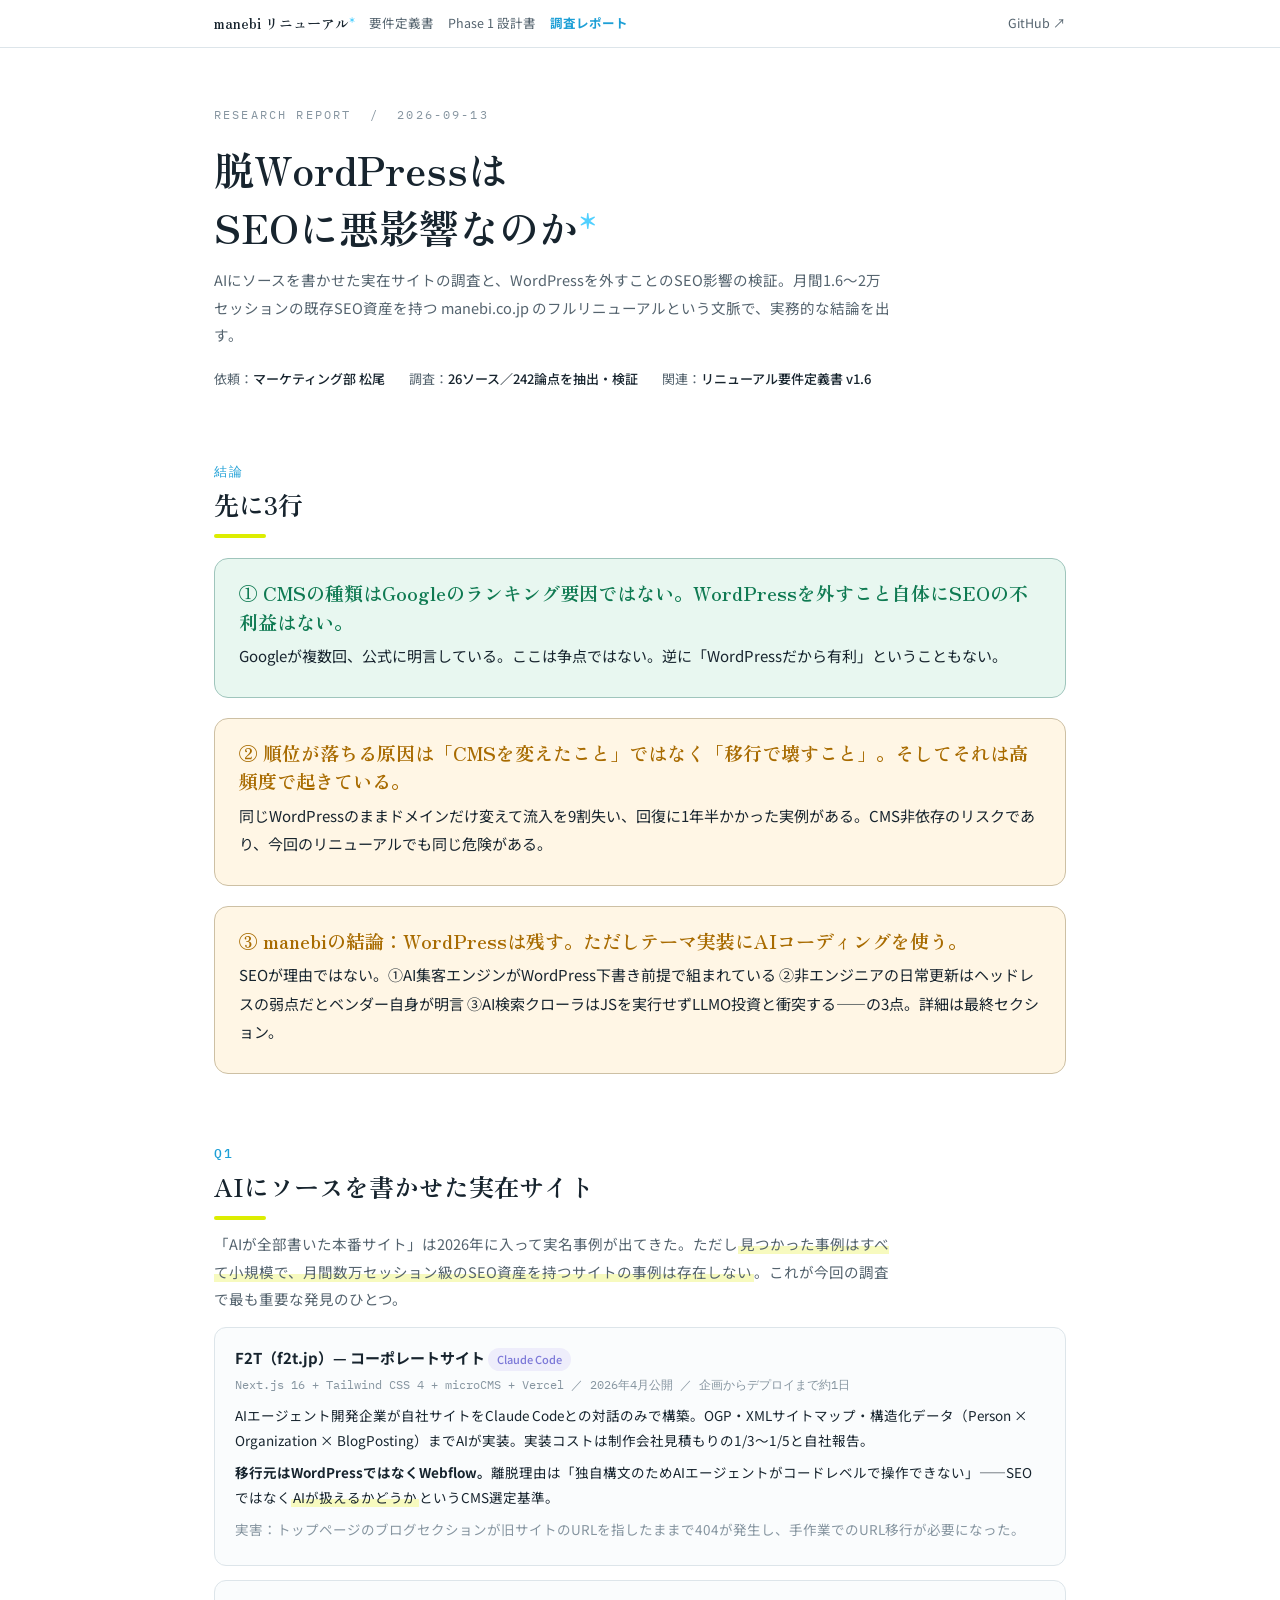
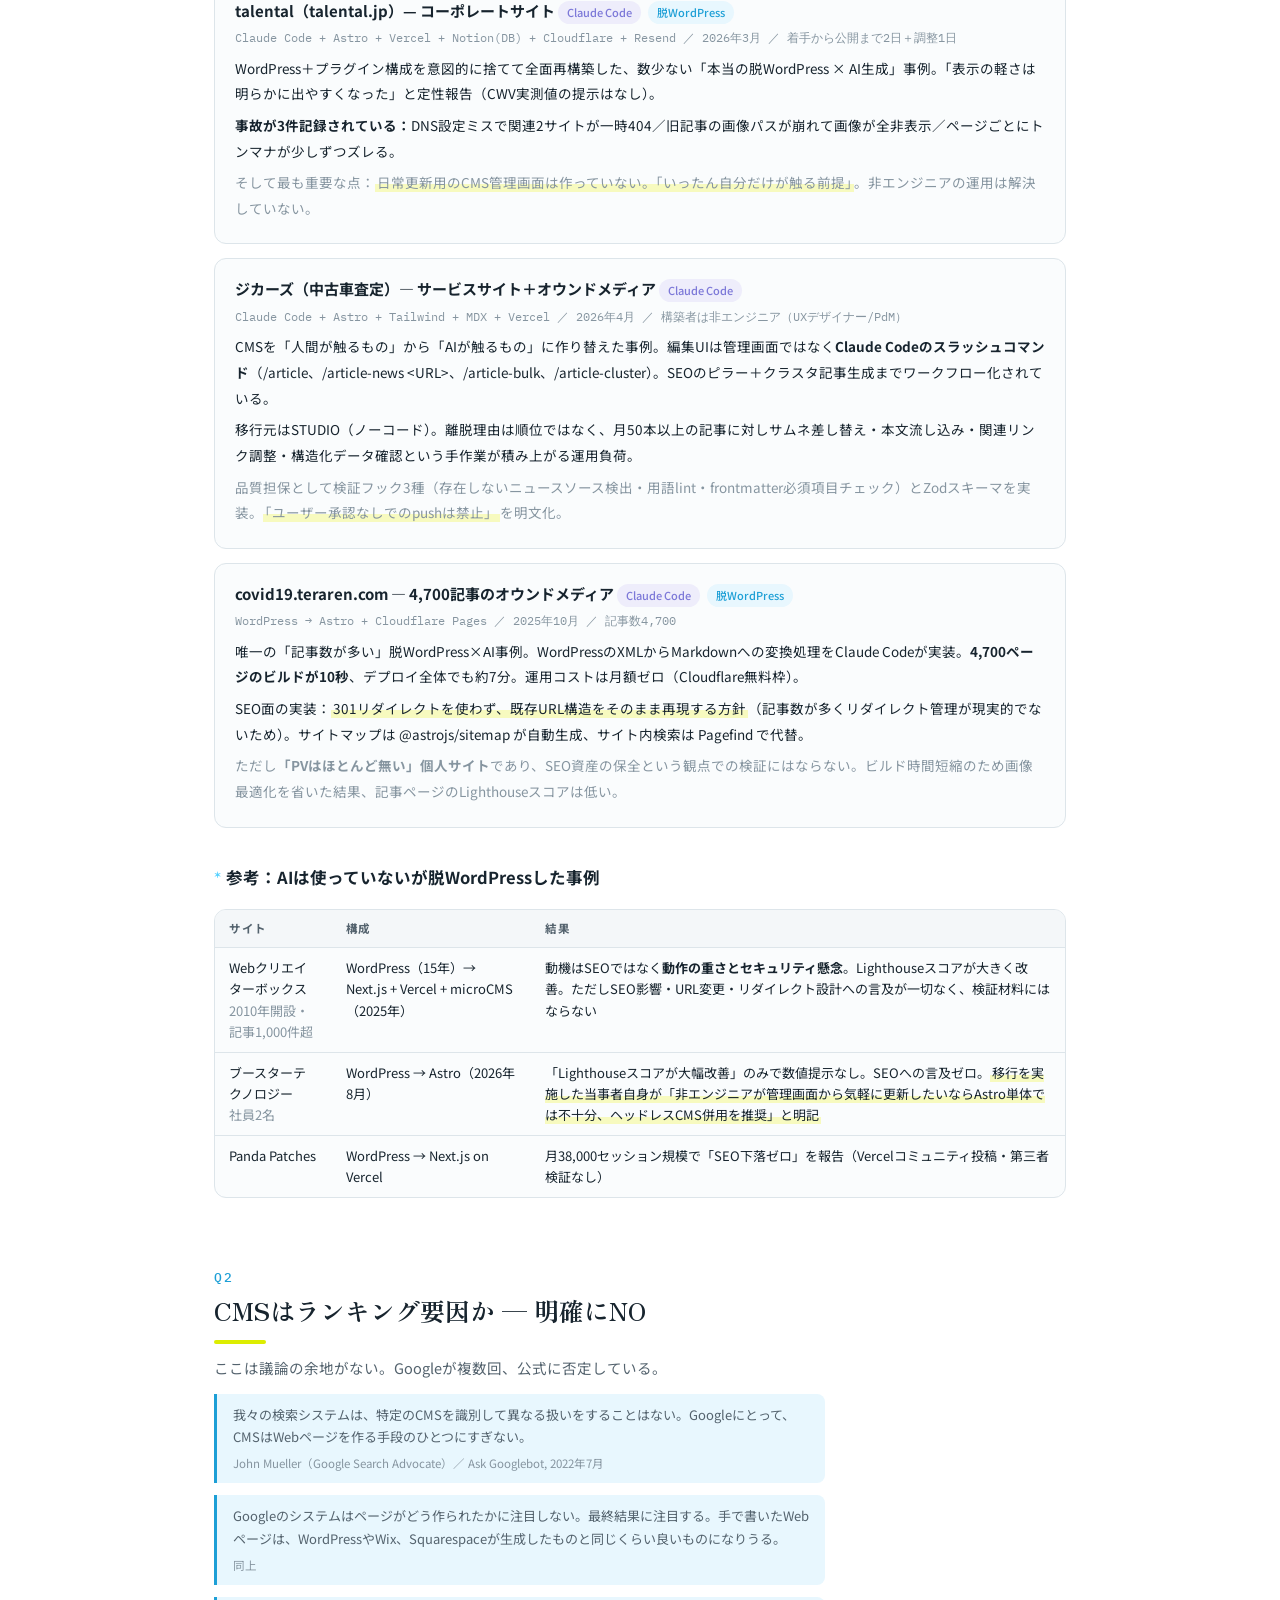
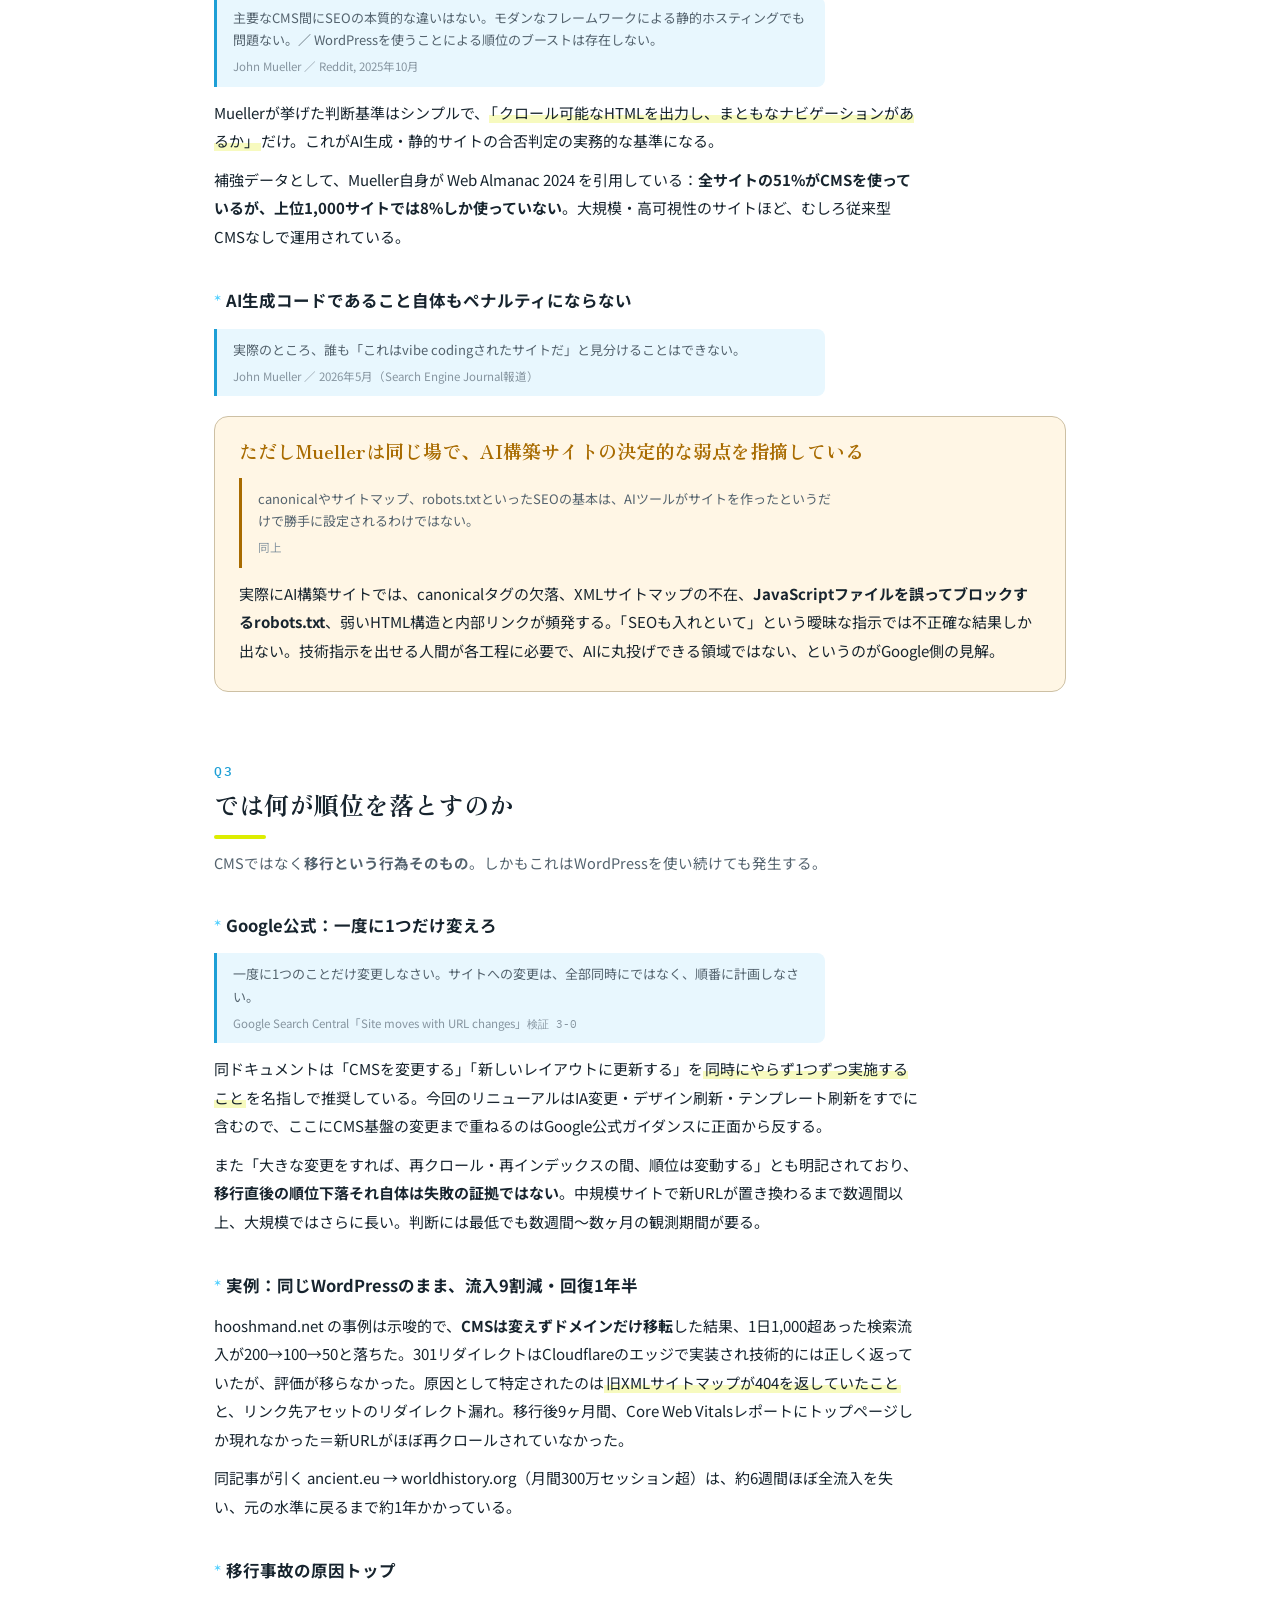
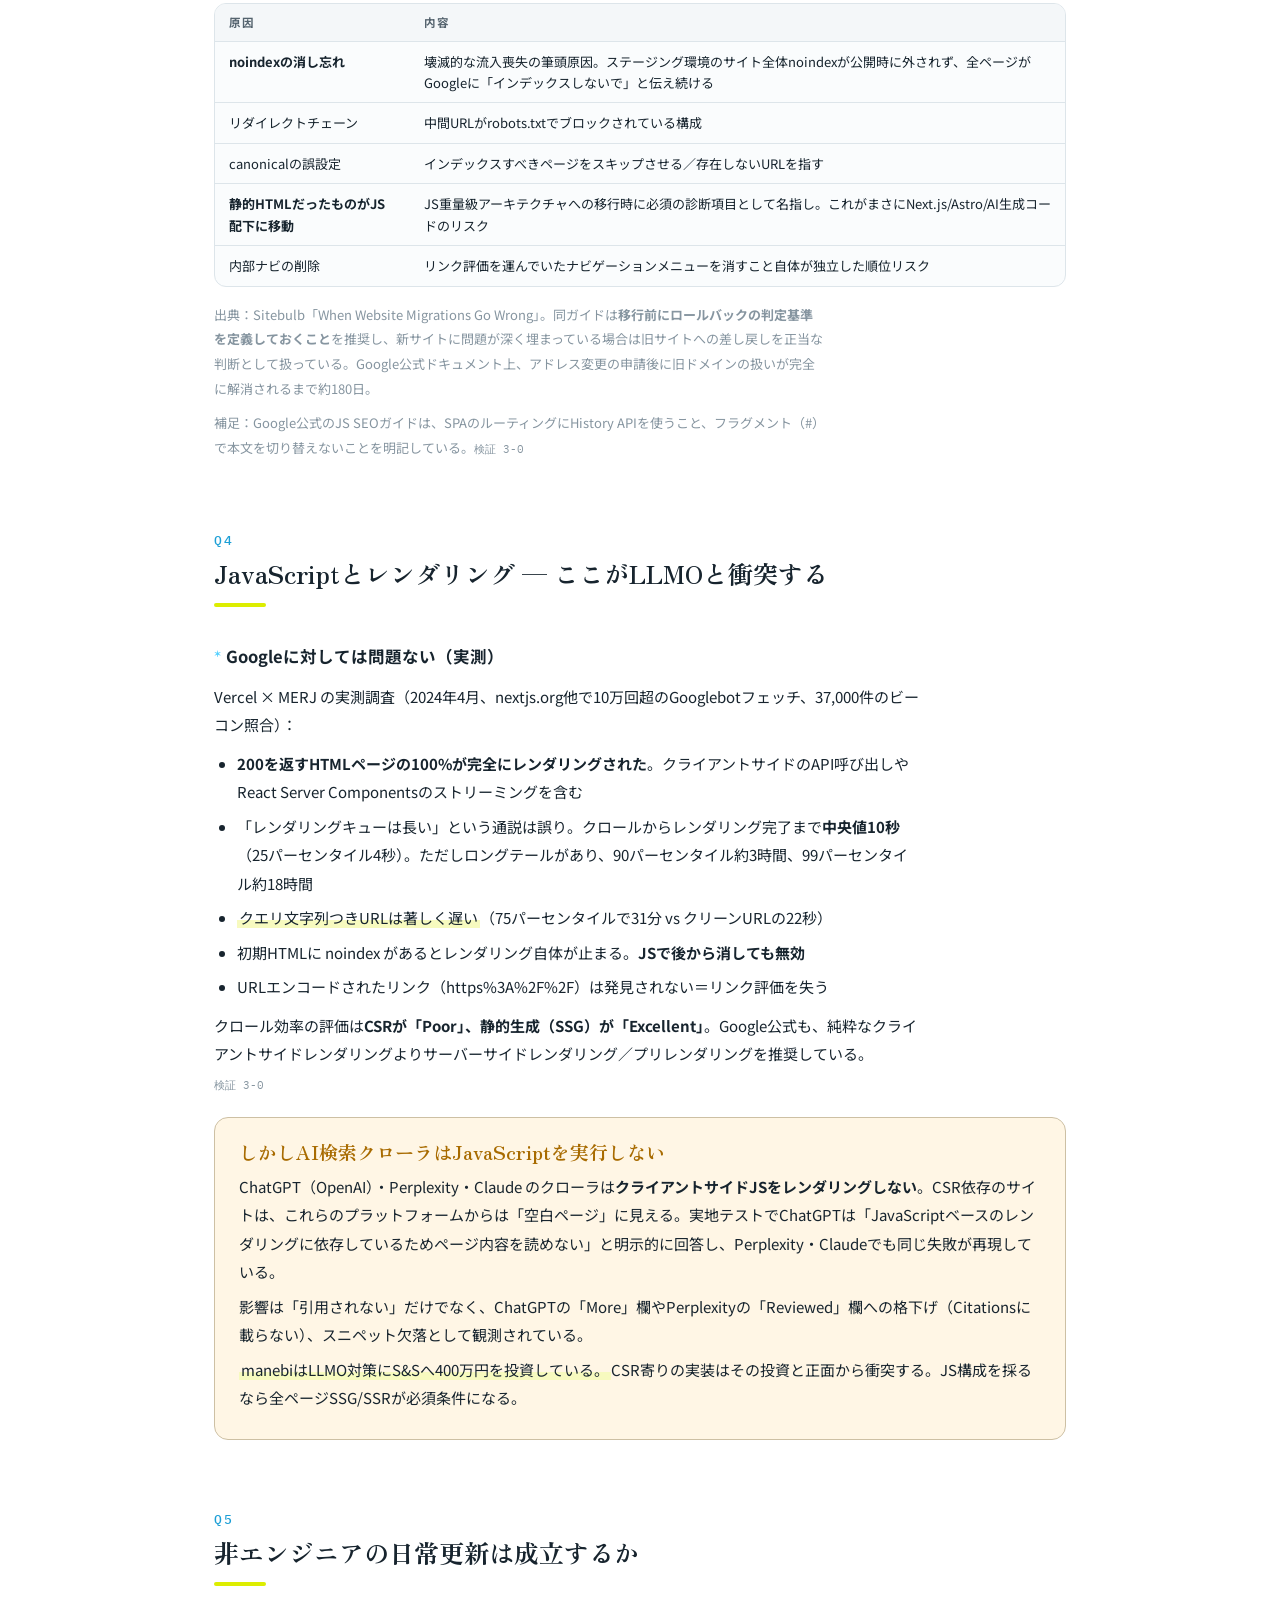
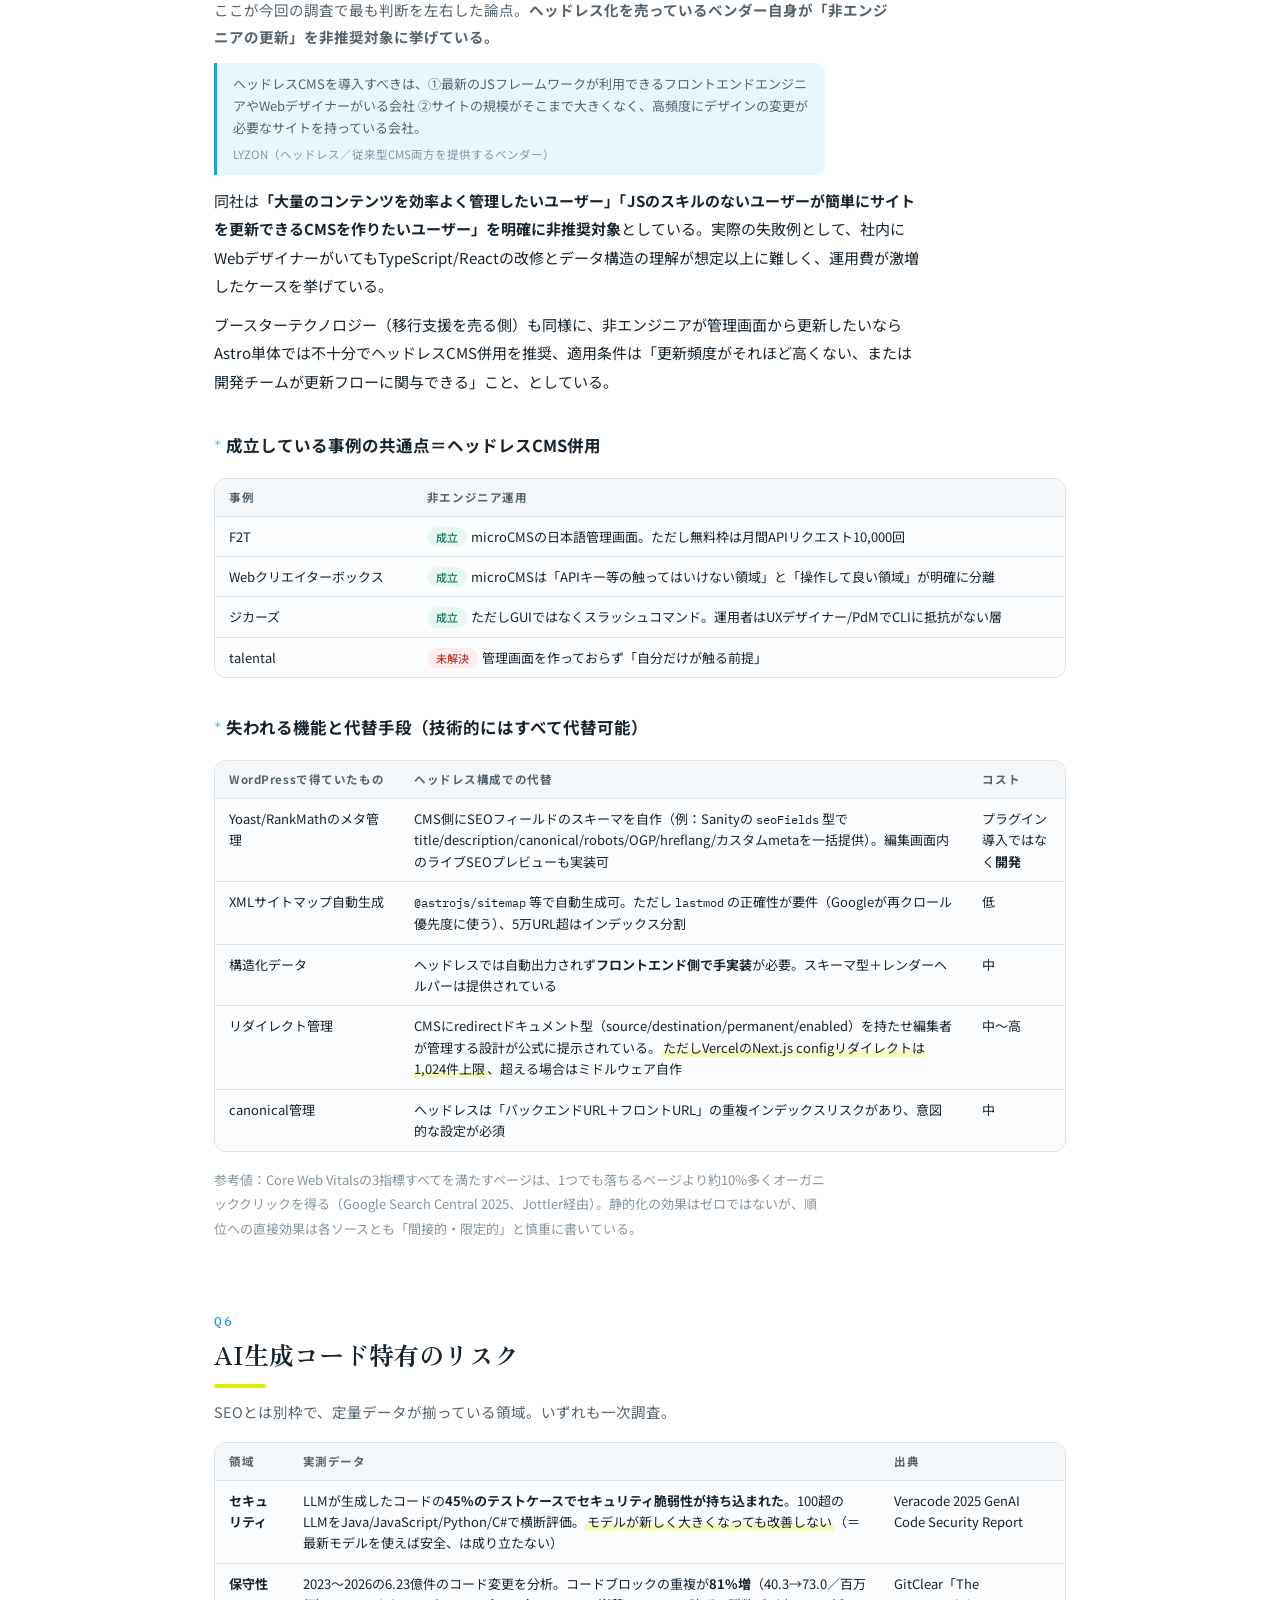
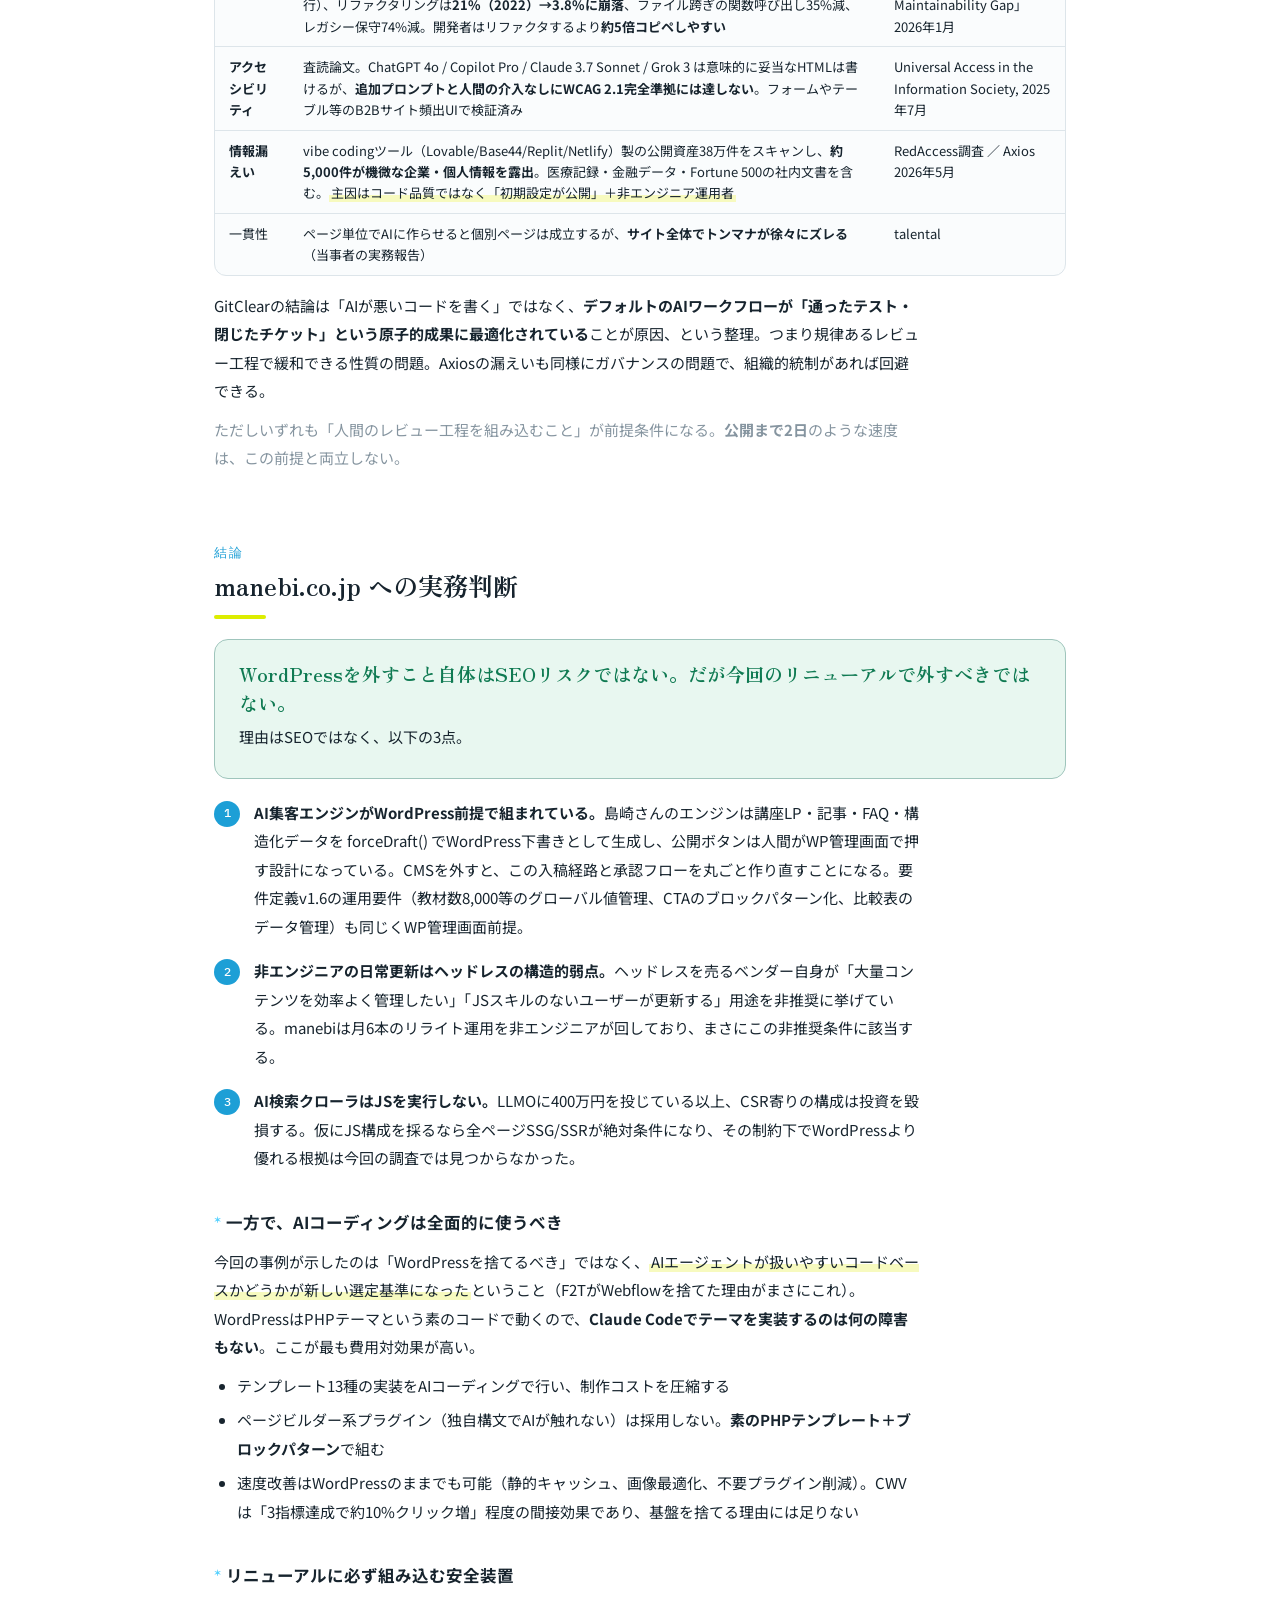
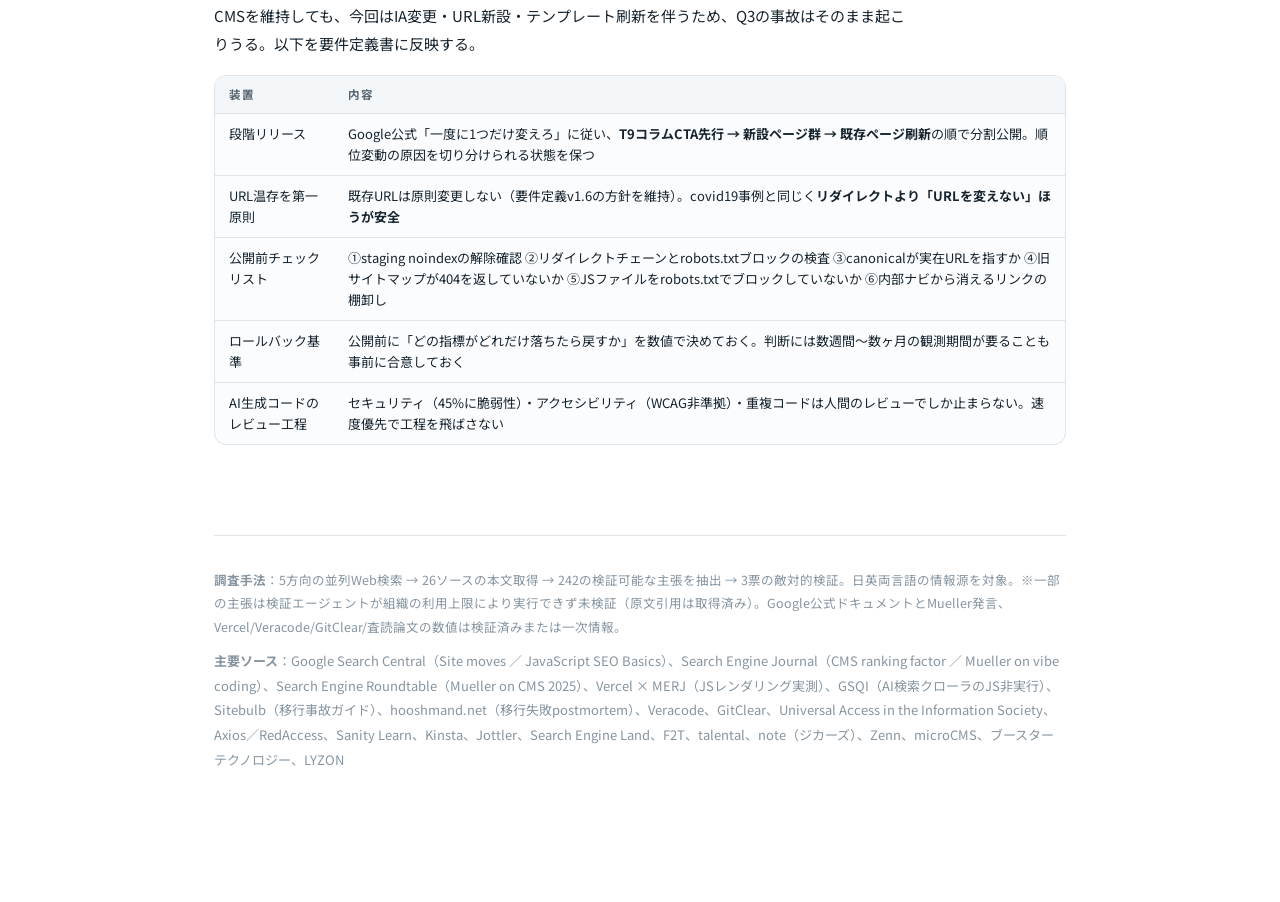
<file: research/index.html>
<!doctype html>
<html lang="ja">
<head>
<meta charset="utf-8">
<meta name="viewport" content="width=device-width, initial-scale=1">
<meta name="color-scheme" content="light dark">
<meta name="robots" content="noindex, nofollow">
<title>脱WordPressとSEOの検証｜manebi サービスサイト リニューアル</title>
<link rel="stylesheet" href="https://fonts.googleapis.com/css2?family=Noto+Sans+JP:wght@400;500;700&family=Zen+Old+Mincho:wght@600;700&family=IBM+Plex+Mono:wght@400;500&display=swap">
<style>
  :root{
    --paper:#ffffff; --mist:#f4f7f9; --panel:#fafcfd; --line:#dde5ea;
    --ink:#17242e; --ink2:#54636e; --ink3:#8695a0;
    --blue:#1d9fd6; --blue-brand:#51d0ff; --blue-soft:#e8f7fe;
    --yellow:#dced00; --yellow-soft:#f7fabf;
    --purple:#7c78d8; --purple-soft:#eeedfb;
    --good:#0f7a52; --good-soft:#e8f7f0; --warn:#a86b00; --warn-soft:#fff6e5;
    --bad:#c0392f; --bad-soft:#fdeeed;
    --mono:"IBM Plex Mono",ui-monospace,Consolas,monospace;
  }
  @media (prefers-color-scheme: dark){
    :root:not([data-theme="light"]){
      --paper:#0f171d; --mist:#141e26; --panel:#16222b; --line:#2a3742;
      --ink:#e8eef2; --ink2:#a7b4bd; --ink3:#75838d;
      --blue:#5bc8f5; --blue-brand:#51d0ff; --blue-soft:#12303f;
      --yellow:#d9e85a; --yellow-soft:#33370f;
      --purple:#ada9f5; --purple-soft:#272544;
      --good:#4ecf9a; --good-soft:#13291f; --warn:#e0a44a; --warn-soft:#332813;
      --bad:#ff8577; --bad-soft:#331d1a;
    }
  }
  :root[data-theme="dark"]{
    --paper:#0f171d; --mist:#141e26; --panel:#16222b; --line:#2a3742;
    --ink:#e8eef2; --ink2:#a7b4bd; --ink3:#75838d;
    --blue:#5bc8f5; --blue-brand:#51d0ff; --blue-soft:#12303f;
    --yellow:#d9e85a; --yellow-soft:#33370f;
    --purple:#ada9f5; --purple-soft:#272544;
    --good:#4ecf9a; --good-soft:#13291f; --warn:#e0a44a; --warn-soft:#332813;
    --bad:#ff8577; --bad-soft:#331d1a;
  }
  *{box-sizing:border-box}
  body{margin:0; background:var(--paper); color:var(--ink);
    font-family:"Noto Sans JP","Hiragino Kaku Gothic ProN","Yu Gothic UI",sans-serif;
    font-size:15px; line-height:1.9; -webkit-font-smoothing:antialiased}
  .wrap{max-width:900px; margin:0 auto; padding:56px 24px 120px}
  a{color:var(--blue); text-decoration:none; border-bottom:1px solid color-mix(in srgb,var(--blue) 38%,transparent); word-break:break-all}
  a:hover{border-bottom-color:var(--blue)}
  a:focus-visible{outline:2px solid var(--blue); outline-offset:2px}
  .eyebrow{font-family:var(--mono); font-size:12px; letter-spacing:.18em; color:var(--ink3); text-transform:uppercase}
  h1{font-family:"Zen Old Mincho",serif; font-weight:700; font-size:clamp(28px,4.6vw,40px); line-height:1.45; margin:14px 0 8px; text-wrap:balance}
  h1 .ast{color:var(--blue-brand)}
  .meta{display:flex; flex-wrap:wrap; gap:8px 24px; margin-top:18px; font-size:13px; color:var(--ink2)}
  .meta b{color:var(--ink); font-weight:500}
  section{margin-top:70px}
  h2{font-family:"Zen Old Mincho",serif; font-weight:700; font-size:25px; line-height:1.45; margin:0 0 6px; text-wrap:balance; scroll-margin-top:24px}
  h2 .no{font-family:var(--mono); font-weight:500; font-size:12.5px; color:var(--blue); display:block; letter-spacing:.14em; margin-bottom:6px}
  h2::after{content:""; display:block; width:52px; height:4px; margin-top:12px; background:var(--yellow); border-radius:2px}
  h3{font-size:16.5px; font-weight:700; margin:34px 0 10px}
  h3::before{content:"* "; color:var(--blue-brand); font-family:"Zen Old Mincho",serif; font-weight:700}
  p{margin:10px 0; max-width:47em}
  ul,ol{margin:10px 0; padding-left:1.5em; max-width:47em}
  li{margin:6px 0}
  .lead{color:var(--ink2); font-size:14.5px; max-width:47em}
  mark{background:linear-gradient(transparent 62%, var(--yellow-soft) 62%); color:inherit; padding:0 2px}
  .muted{color:var(--ink3)} .small{font-size:13px}
  blockquote{margin:12px 0; padding:10px 16px; border-left:3px solid var(--blue); background:var(--blue-soft);
    font-size:13px; line-height:1.7; color:var(--ink2); border-radius:0 8px 8px 0; max-width:47em}
  blockquote cite{display:block; margin-top:6px; font-style:normal; font-size:11.5px; color:var(--ink3)}
  .verdict{border-radius:14px; padding:20px 24px; margin:20px 0; border:1px solid var(--line); background:var(--panel)}
  .verdict.no{background:var(--good-soft); border-color:color-mix(in srgb,var(--good) 30%,var(--line))}
  .verdict.warn{background:var(--warn-soft); border-color:color-mix(in srgb,var(--warn) 30%,var(--line))}
  .verdict .vt{font-family:"Zen Old Mincho",serif; font-size:19px; font-weight:700; line-height:1.5; margin-bottom:6px}
  .verdict.no .vt{color:var(--good)} .verdict.warn .vt{color:var(--warn)}
  .verdict p{max-width:none; margin:6px 0}
  .tbl{overflow-x:auto; border:1px solid var(--line); border-radius:12px; margin:16px 0; background:var(--panel)}
  table{border-collapse:collapse; width:100%; font-size:13px; line-height:1.65}
  th,td{padding:9px 14px; text-align:left; vertical-align:top; border-top:1px solid var(--line)}
  thead th{border-top:none; background:var(--mist); font-size:11.5px; letter-spacing:.05em; color:var(--ink2); white-space:nowrap}
  td .u{font-family:var(--mono); font-size:12px}
  .chip{display:inline-block; font-size:11px; font-weight:500; border-radius:999px; padding:1px 9px; margin-right:4px; white-space:nowrap}
  .chip.ai{background:var(--purple-soft); color:var(--purple)}
  .chip.wp{background:var(--blue-soft); color:var(--blue)}
  .chip.ok{background:var(--good-soft); color:var(--good)}
  .chip.ng{background:var(--bad-soft); color:var(--bad)}
  .conf{font-family:var(--mono); font-size:10.5px; color:var(--ink3); white-space:nowrap}
  .card{border:1px solid var(--line); border-radius:12px; padding:16px 20px; margin:14px 0; background:var(--panel)}
  .card h4{margin:0 0 4px; font-size:15px; font-weight:700}
  .card .st{font-family:var(--mono); font-size:11.5px; color:var(--ink3); margin-bottom:8px; line-height:1.6}
  .card p{margin:6px 0; font-size:13.5px; max-width:none}
  .rec{counter-reset:r; list-style:none; padding-left:0}
  .rec li{counter-increment:r; position:relative; padding-left:40px; margin:16px 0}
  .rec li::before{content:counter(r); position:absolute; left:0; top:2px; width:26px; height:26px;
    display:flex; align-items:center; justify-content:center; border-radius:50%;
    background:var(--blue); color:#fff; font-family:var(--mono); font-size:12px; font-weight:500}
  footer{margin-top:90px; padding-top:22px; border-top:1px solid var(--line); font-size:12.5px; color:var(--ink3)}
  footer p{max-width:none}

  .sitenav{position:sticky; top:0; z-index:99; background:color-mix(in srgb,var(--paper) 90%,transparent);
    backdrop-filter:saturate(150%) blur(10px); border-bottom:1px solid var(--line)}
  .sitenav-in{max-width:900px; margin:0 auto; padding:10px 24px; display:flex; align-items:center; gap:14px; flex-wrap:wrap}
  .sitenav a{font-size:12.5px; color:var(--ink2); border-bottom:none; white-space:nowrap}
  .sitenav a:hover{color:var(--blue)}
  .sitenav a.home{font-family:"Zen Old Mincho",serif; font-weight:700; font-size:14px; color:var(--ink)}
  .sitenav a.on{color:var(--blue); font-weight:700}
  .sitenav .sp{flex:1}
  @media print{ .sitenav{display:none} }
</style>
</head>
<body>
<nav class="sitenav"><div class="sitenav-in"><a class="home" href="../">manebi リニューアル<span style="color:var(--blue-brand)">*</span></a><a  href="../requirements/">要件定義書</a><a  href="../phase1-design/">Phase 1 設計書</a><a class="on" href="../research/">調査レポート</a><span class="sp"></span><a href="https://github.com/matsuo-boop/service-site-renewal-01">GitHub &#8599;</a></div></nav>
<div class="wrap">
<header>
  <div class="eyebrow">Research Report &nbsp;/&nbsp; 2026-09-13</div>
  <h1>脱WordPressは<br>SEOに悪影響なのか<span class="ast">*</span></h1>
  <p class="lead">AIにソースを書かせた実在サイトの調査と、WordPressを外すことのSEO影響の検証。月間1.6〜2万セッションの既存SEO資産を持つ manebi.co.jp のフルリニューアルという文脈で、実務的な結論を出す。</p>
  <div class="meta">
    <span>依頼：<b>マーケティング部 松尾</b></span>
    <span>調査：<b>26ソース／242論点を抽出・検証</b></span>
    <span>関連：<b>リニューアル要件定義書 v1.6</b></span>
  </div>
</header>

<section id="s0">
  <h2><span class="no">結論</span>先に3行</h2>
  <div class="verdict no">
    <div class="vt">① CMSの種類はGoogleのランキング要因ではない。WordPressを外すこと自体にSEOの不利益はない。</div>
    <p>Googleが複数回、公式に明言している。ここは争点ではない。逆に「WordPressだから有利」ということもない。</p>
  </div>
  <div class="verdict warn">
    <div class="vt">② 順位が落ちる原因は「CMSを変えたこと」ではなく「移行で壊すこと」。そしてそれは高頻度で起きている。</div>
    <p>同じWordPressのままドメインだけ変えて流入を9割失い、回復に1年半かかった実例がある。CMS非依存のリスクであり、今回のリニューアルでも同じ危険がある。</p>
  </div>
  <div class="verdict warn">
    <div class="vt">③ manebiの結論：WordPressは残す。ただしテーマ実装にAIコーディングを使う。</div>
    <p>SEOが理由ではない。①AI集客エンジンがWordPress下書き前提で組まれている ②非エンジニアの日常更新はヘッドレスの弱点だとベンダー自身が明言 ③AI検索クローラはJSを実行せずLLMO投資と衝突する——の3点。詳細は最終セクション。</p>
  </div>
</section>

<section id="s1">
  <h2><span class="no">Q1</span>AIにソースを書かせた実在サイト</h2>
  <p class="lead">「AIが全部書いた本番サイト」は2026年に入って実名事例が出てきた。ただし<mark>見つかった事例はすべて小規模で、月間数万セッション級のSEO資産を持つサイトの事例は存在しない</mark>。これが今回の調査で最も重要な発見のひとつ。</p>

  <div class="card">
    <h4>F2T（f2t.jp）— コーポレートサイト <span class="chip ai">Claude Code</span></h4>
    <div class="st">Next.js 16 + Tailwind CSS 4 + microCMS + Vercel ／ 2026年4月公開 ／ 企画からデプロイまで約1日</div>
    <p>AIエージェント開発企業が自社サイトをClaude Codeとの対話のみで構築。OGP・XMLサイトマップ・構造化データ（Person × Organization × BlogPosting）までAIが実装。実装コストは制作会社見積もりの1/3〜1/5と自社報告。</p>
    <p><strong>移行元はWordPressではなくWebflow。</strong>離脱理由は「独自構文のためAIエージェントがコードレベルで操作できない」——SEOではなく<mark>AIが扱えるかどうか</mark>というCMS選定基準。</p>
    <p class="muted">実害：トップページのブログセクションが旧サイトのURLを指したままで404が発生し、手作業でのURL移行が必要になった。</p>
  </div>

  <div class="card">
    <h4>talental（talental.jp）— コーポレートサイト <span class="chip ai">Claude Code</span> <span class="chip wp">脱WordPress</span></h4>
    <div class="st">Claude Code + Astro + Vercel + Notion(DB) + Cloudflare + Resend ／ 2026年3月 ／ 着手から公開まで2日＋調整1日</div>
    <p>WordPress＋プラグイン構成を意図的に捨てて全面再構築した、数少ない「本当の脱WordPress × AI生成」事例。「表示の軽さは明らかに出やすくなった」と定性報告（CWV実測値の提示はなし）。</p>
    <p><strong>事故が3件記録されている：</strong>DNS設定ミスで関連2サイトが一時404／旧記事の画像パスが崩れて画像が全非表示／ページごとにトンマナが少しずつズレる。</p>
    <p class="muted">そして最も重要な点：<mark>日常更新用のCMS管理画面は作っていない。「いったん自分だけが触る前提」</mark>。非エンジニアの運用は解決していない。</p>
  </div>

  <div class="card">
    <h4>ジカーズ（中古車査定）— サービスサイト＋オウンドメディア <span class="chip ai">Claude Code</span></h4>
    <div class="st">Claude Code + Astro + Tailwind + MDX + Vercel ／ 2026年4月 ／ 構築者は非エンジニア（UXデザイナー/PdM）</div>
    <p>CMSを「人間が触るもの」から「AIが触るもの」に作り替えた事例。編集UIは管理画面ではなく<strong>Claude Codeのスラッシュコマンド</strong>（<span class="u">/article</span>、<span class="u">/article-news &lt;URL&gt;</span>、<span class="u">/article-bulk</span>、<span class="u">/article-cluster</span>）。SEOのピラー＋クラスタ記事生成までワークフロー化されている。</p>
    <p>移行元はSTUDIO（ノーコード）。離脱理由は順位ではなく、月50本以上の記事に対しサムネ差し替え・本文流し込み・関連リンク調整・構造化データ確認という手作業が積み上がる運用負荷。</p>
    <p class="muted">品質担保として検証フック3種（存在しないニュースソース検出・用語lint・frontmatter必須項目チェック）とZodスキーマを実装。<mark>「ユーザー承認なしでのpushは禁止」</mark>を明文化。</p>
  </div>

  <div class="card">
    <h4>covid19.teraren.com — 4,700記事のオウンドメディア <span class="chip ai">Claude Code</span> <span class="chip wp">脱WordPress</span></h4>
    <div class="st">WordPress → Astro + Cloudflare Pages ／ 2025年10月 ／ 記事数4,700</div>
    <p>唯一の「記事数が多い」脱WordPress×AI事例。WordPressのXMLからMarkdownへの変換処理をClaude Codeが実装。<strong>4,700ページのビルドが10秒</strong>、デプロイ全体でも約7分。運用コストは月額ゼロ（Cloudflare無料枠）。</p>
    <p>SEO面の実装：<mark>301リダイレクトを使わず、既存URL構造をそのまま再現する方針</mark>（記事数が多くリダイレクト管理が現実的でないため）。サイトマップは <span class="u">@astrojs/sitemap</span> が自動生成、サイト内検索は Pagefind で代替。</p>
    <p class="muted">ただし<strong>「PVはほとんど無い」個人サイト</strong>であり、SEO資産の保全という観点での検証にはならない。ビルド時間短縮のため画像最適化を省いた結果、記事ページのLighthouseスコアは低い。</p>
  </div>

  <h3>参考：AIは使っていないが脱WordPressした事例</h3>
  <div class="tbl"><table>
    <thead><tr><th>サイト</th><th>構成</th><th>結果</th></tr></thead>
    <tbody>
      <tr><td>Webクリエイターボックス<br><span class="muted small">2010年開設・記事1,000件超</span></td><td>WordPress（15年）→ Next.js + Vercel + microCMS（2025年）</td><td>動機はSEOではなく<strong>動作の重さとセキュリティ懸念</strong>。Lighthouseスコアが大きく改善。ただしSEO影響・URL変更・リダイレクト設計への言及が一切なく、検証材料にはならない</td></tr>
      <tr><td>ブースターテクノロジー<br><span class="muted small">社員2名</span></td><td>WordPress → Astro（2026年8月）</td><td>「Lighthouseスコアが大幅改善」のみで数値提示なし。SEOへの言及ゼロ。<mark>移行を実施した当事者自身が「非エンジニアが管理画面から気軽に更新したいならAstro単体では不十分、ヘッドレスCMS併用を推奨」と明記</mark></td></tr>
      <tr><td>Panda Patches</td><td>WordPress → Next.js on Vercel</td><td>月38,000セッション規模で「SEO下落ゼロ」を報告（Vercelコミュニティ投稿・第三者検証なし）</td></tr>
    </tbody>
  </table></div>
</section>

<section id="s2">
  <h2><span class="no">Q2</span>CMSはランキング要因か — 明確にNO</h2>
  <p class="lead">ここは議論の余地がない。Googleが複数回、公式に否定している。</p>

  <blockquote>
    我々の検索システムは、特定のCMSを識別して異なる扱いをすることはない。Googleにとって、CMSはWebページを作る手段のひとつにすぎない。
    <cite>John Mueller（Google Search Advocate）／ Ask Googlebot, 2022年7月</cite>
  </blockquote>
  <blockquote>
    Googleのシステムはページがどう作られたかに注目しない。最終結果に注目する。手で書いたWebページは、WordPressやWix、Squarespaceが生成したものと同じくらい良いものになりうる。
    <cite>同上</cite>
  </blockquote>
  <blockquote>
    主要なCMS間にSEOの本質的な違いはない。モダンなフレームワークによる静的ホスティングでも問題ない。／ WordPressを使うことによる順位のブーストは存在しない。
    <cite>John Mueller ／ Reddit, 2025年10月</cite>
  </blockquote>

  <p>Muellerが挙げた判断基準はシンプルで、<mark>「クロール可能なHTMLを出力し、まともなナビゲーションがあるか」</mark>だけ。これがAI生成・静的サイトの合否判定の実務的な基準になる。</p>
  <p>補強データとして、Mueller自身が Web Almanac 2024 を引用している：<strong>全サイトの51%がCMSを使っているが、上位1,000サイトでは8%しか使っていない</strong>。大規模・高可視性のサイトほど、むしろ従来型CMSなしで運用されている。</p>

  <h3>AI生成コードであること自体もペナルティにならない</h3>
  <blockquote>
    実際のところ、誰も「これはvibe codingされたサイトだ」と見分けることはできない。
    <cite>John Mueller ／ 2026年5月（Search Engine Journal報道）</cite>
  </blockquote>

  <div class="verdict warn">
    <div class="vt">ただしMuellerは同じ場で、AI構築サイトの決定的な弱点を指摘している</div>
    <blockquote style="background:transparent; border-left-color:var(--warn)">
      canonicalやサイトマップ、robots.txtといったSEOの基本は、AIツールがサイトを作ったというだけで勝手に設定されるわけではない。
      <cite>同上</cite>
    </blockquote>
    <p>実際にAI構築サイトでは、canonicalタグの欠落、XMLサイトマップの不在、<strong>JavaScriptファイルを誤ってブロックするrobots.txt</strong>、弱いHTML構造と内部リンクが頻発する。「SEOも入れといて」という曖昧な指示では不正確な結果しか出ない。技術指示を出せる人間が各工程に必要で、AIに丸投げできる領域ではない、というのがGoogle側の見解。</p>
  </div>
</section>

<section id="s3">
  <h2><span class="no">Q3</span>では何が順位を落とすのか</h2>
  <p class="lead">CMSではなく<strong>移行という行為そのもの</strong>。しかもこれはWordPressを使い続けても発生する。</p>

  <h3>Google公式：一度に1つだけ変えろ</h3>
  <blockquote>
    一度に1つのことだけ変更しなさい。サイトへの変更は、全部同時にではなく、順番に計画しなさい。
    <cite>Google Search Central「Site moves with URL changes」<span class="conf">検証 3-0</span></cite>
  </blockquote>
  <p>同ドキュメントは「CMSを変更する」「新しいレイアウトに更新する」を<mark>同時にやらず1つずつ実施すること</mark>を名指しで推奨している。今回のリニューアルはIA変更・デザイン刷新・テンプレート刷新をすでに含むので、ここにCMS基盤の変更まで重ねるのはGoogle公式ガイダンスに正面から反する。</p>
  <p>また「大きな変更をすれば、再クロール・再インデックスの間、順位は変動する」とも明記されており、<strong>移行直後の順位下落それ自体は失敗の証拠ではない</strong>。中規模サイトで新URLが置き換わるまで数週間以上、大規模ではさらに長い。判断には最低でも数週間〜数ヶ月の観測期間が要る。</p>

  <h3>実例：同じWordPressのまま、流入9割減・回復1年半</h3>
  <p>hooshmand.net の事例は示唆的で、<strong>CMSは変えずドメインだけ移転</strong>した結果、1日1,000超あった検索流入が200→100→50と落ちた。301リダイレクトはCloudflareのエッジで実装され技術的には正しく返っていたが、評価が移らなかった。原因として特定されたのは<mark>旧XMLサイトマップが404を返していたこと</mark>と、リンク先アセットのリダイレクト漏れ。移行後9ヶ月間、Core Web Vitalsレポートにトップページしか現れなかった＝新URLがほぼ再クロールされていなかった。</p>
  <p>同記事が引く <span class="u">ancient.eu → worldhistory.org</span>（月間300万セッション超）は、約6週間ほぼ全流入を失い、元の水準に戻るまで約1年かかっている。</p>

  <h3>移行事故の原因トップ</h3>
  <div class="tbl"><table>
    <thead><tr><th>原因</th><th>内容</th></tr></thead>
    <tbody>
      <tr><td><strong>noindexの消し忘れ</strong></td><td>壊滅的な流入喪失の筆頭原因。ステージング環境のサイト全体noindexが公開時に外されず、全ページがGoogleに「インデックスしないで」と伝え続ける</td></tr>
      <tr><td>リダイレクトチェーン</td><td>中間URLがrobots.txtでブロックされている構成</td></tr>
      <tr><td>canonicalの誤設定</td><td>インデックスすべきページをスキップさせる／存在しないURLを指す</td></tr>
      <tr><td><strong>静的HTMLだったものがJS配下に移動</strong></td><td>JS重量級アーキテクチャへの移行時に必須の診断項目として名指し。これがまさにNext.js/Astro/AI生成コードのリスク</td></tr>
      <tr><td>内部ナビの削除</td><td>リンク評価を運んでいたナビゲーションメニューを消すこと自体が独立した順位リスク</td></tr>
    </tbody>
  </table></div>
  <p class="small muted">出典：Sitebulb「When Website Migrations Go Wrong」。同ガイドは<strong>移行前にロールバックの判定基準を定義しておくこと</strong>を推奨し、新サイトに問題が深く埋まっている場合は旧サイトへの差し戻しを正当な判断として扱っている。Google公式ドキュメント上、アドレス変更の申請後に旧ドメインの扱いが完全に解消されるまで約180日。</p>
  <p class="small muted">補足：Google公式のJS SEOガイドは、SPAのルーティングにHistory APIを使うこと、フラグメント（#）で本文を切り替えないことを明記している。<span class="conf">検証 3-0</span></p>
</section>

<section id="s4">
  <h2><span class="no">Q4</span>JavaScriptとレンダリング — ここがLLMOと衝突する</h2>

  <h3>Googleに対しては問題ない（実測）</h3>
  <p>Vercel × MERJ の実測調査（2024年4月、nextjs.org他で10万回超のGooglebotフェッチ、37,000件のビーコン照合）：</p>
  <ul>
    <li><strong>200を返すHTMLページの100%が完全にレンダリングされた</strong>。クライアントサイドのAPI呼び出しやReact Server Componentsのストリーミングを含む</li>
    <li>「レンダリングキューは長い」という通説は誤り。クロールからレンダリング完了まで<strong>中央値10秒</strong>（25パーセンタイル4秒）。ただしロングテールがあり、90パーセンタイル約3時間、99パーセンタイル約18時間</li>
    <li><mark>クエリ文字列つきURLは著しく遅い</mark>（75パーセンタイルで31分 vs クリーンURLの22秒）</li>
    <li>初期HTMLに <span class="u">noindex</span> があるとレンダリング自体が止まる。<strong>JSで後から消しても無効</strong></li>
    <li>URLエンコードされたリンク（<span class="u">https%3A%2F%2F</span>）は発見されない＝リンク評価を失う</li>
  </ul>
  <p>クロール効率の評価は<strong>CSRが「Poor」、静的生成（SSG）が「Excellent」</strong>。Google公式も、純粋なクライアントサイドレンダリングよりサーバーサイドレンダリング／プリレンダリングを推奨している。<span class="conf">検証 3-0</span></p>

  <div class="verdict warn">
    <div class="vt">しかしAI検索クローラはJavaScriptを実行しない</div>
    <p>ChatGPT（OpenAI）・Perplexity・Claude のクローラは<strong>クライアントサイドJSをレンダリングしない</strong>。CSR依存のサイトは、これらのプラットフォームからは「空白ページ」に見える。実地テストでChatGPTは「JavaScriptベースのレンダリングに依存しているためページ内容を読めない」と明示的に回答し、Perplexity・Claudeでも同じ失敗が再現している。</p>
    <p>影響は「引用されない」だけでなく、ChatGPTの「More」欄やPerplexityの「Reviewed」欄への格下げ（Citationsに載らない）、スニペット欠落として観測されている。</p>
    <p><mark>manebiはLLMO対策にS&amp;Sへ400万円を投資している。</mark>CSR寄りの実装はその投資と正面から衝突する。JS構成を採るなら全ページSSG/SSRが必須条件になる。</p>
  </div>
</section>

<section id="s5">
  <h2><span class="no">Q5</span>非エンジニアの日常更新は成立するか</h2>
  <p class="lead">ここが今回の調査で最も判断を左右した論点。<strong>ヘッドレス化を売っているベンダー自身が「非エンジニアの更新」を非推奨対象に挙げている。</strong></p>

  <blockquote>
    ヘッドレスCMSを導入すべきは、①最新のJSフレームワークが利用できるフロントエンドエンジニアやWebデザイナーがいる会社 ②サイトの規模がそこまで大きくなく、高頻度にデザインの変更が必要なサイトを持っている会社。
    <cite>LYZON（ヘッドレス／従来型CMS両方を提供するベンダー）</cite>
  </blockquote>
  <p>同社は<strong>「大量のコンテンツを効率よく管理したいユーザー」「JSのスキルのないユーザーが簡単にサイトを更新できるCMSを作りたいユーザー」を明確に非推奨対象</strong>としている。実際の失敗例として、社内にWebデザイナーがいてもTypeScript/Reactの改修とデータ構造の理解が想定以上に難しく、運用費が激増したケースを挙げている。</p>
  <p>ブースターテクノロジー（移行支援を売る側）も同様に、非エンジニアが管理画面から更新したいならAstro単体では不十分でヘッドレスCMS併用を推奨、適用条件は「更新頻度がそれほど高くない、または開発チームが更新フローに関与できる」こと、としている。</p>

  <h3>成立している事例の共通点＝ヘッドレスCMS併用</h3>
  <div class="tbl"><table>
    <thead><tr><th>事例</th><th>非エンジニア運用</th></tr></thead>
    <tbody>
      <tr><td>F2T</td><td><span class="chip ok">成立</span>microCMSの日本語管理画面。ただし無料枠は月間APIリクエスト10,000回</td></tr>
      <tr><td>Webクリエイターボックス</td><td><span class="chip ok">成立</span>microCMSは「APIキー等の触ってはいけない領域」と「操作して良い領域」が明確に分離</td></tr>
      <tr><td>ジカーズ</td><td><span class="chip ok">成立</span>ただしGUIではなくスラッシュコマンド。運用者はUXデザイナー/PdMでCLIに抵抗がない層</td></tr>
      <tr><td>talental</td><td><span class="chip ng">未解決</span>管理画面を作っておらず「自分だけが触る前提」</td></tr>
    </tbody>
  </table></div>

  <h3>失われる機能と代替手段（技術的にはすべて代替可能）</h3>
  <div class="tbl"><table>
    <thead><tr><th>WordPressで得ていたもの</th><th>ヘッドレス構成での代替</th><th>コスト</th></tr></thead>
    <tbody>
      <tr><td>Yoast/RankMathのメタ管理</td><td>CMS側にSEOフィールドのスキーマを自作（例：Sanityの <span class="u">seoFields</span> 型でtitle/description/canonical/robots/OGP/hreflang/カスタムmetaを一括提供）。編集画面内のライブSEOプレビューも実装可</td><td>プラグイン導入ではなく<strong>開発</strong></td></tr>
      <tr><td>XMLサイトマップ自動生成</td><td><span class="u">@astrojs/sitemap</span> 等で自動生成可。ただし <span class="u">lastmod</span> の正確性が要件（Googleが再クロール優先度に使う）、5万URL超はインデックス分割</td><td>低</td></tr>
      <tr><td>構造化データ</td><td>ヘッドレスでは自動出力されず<strong>フロントエンド側で手実装</strong>が必要。スキーマ型＋レンダーヘルパーは提供されている</td><td>中</td></tr>
      <tr><td>リダイレクト管理</td><td>CMSにredirectドキュメント型（source/destination/permanent/enabled）を持たせ編集者が管理する設計が公式に提示されている。<mark>ただしVercelのNext.js configリダイレクトは1,024件上限</mark>、超える場合はミドルウェア自作</td><td>中〜高</td></tr>
      <tr><td>canonical管理</td><td>ヘッドレスは「バックエンドURL＋フロントURL」の重複インデックスリスクがあり、意図的な設定が必須</td><td>中</td></tr>
    </tbody>
  </table></div>
  <p class="small muted">参考値：Core Web Vitalsの3指標すべてを満たすページは、1つでも落ちるページより約10%多くオーガニッククリックを得る（Google Search Central 2025、Jottler経由）。静的化の効果はゼロではないが、順位への直接効果は各ソースとも「間接的・限定的」と慎重に書いている。</p>
</section>

<section id="s6">
  <h2><span class="no">Q6</span>AI生成コード特有のリスク</h2>
  <p class="lead">SEOとは別枠で、定量データが揃っている領域。いずれも一次調査。</p>

  <div class="tbl"><table>
    <thead><tr><th>領域</th><th>実測データ</th><th>出典</th></tr></thead>
    <tbody>
      <tr><td><strong>セキュリティ</strong></td><td>LLMが生成したコードの<strong>45%のテストケースでセキュリティ脆弱性が持ち込まれた</strong>。100超のLLMをJava/JavaScript/Python/C#で横断評価。<mark>モデルが新しく大きくなっても改善しない</mark>（＝最新モデルを使えば安全、は成り立たない）</td><td>Veracode 2025 GenAI Code Security Report</td></tr>
      <tr><td><strong>保守性</strong></td><td>2023〜2026の6.23億件のコード変更を分析。コードブロックの重複が<strong>81%増</strong>（40.3→73.0／百万行）、リファクタリングは<strong>21%（2022）→3.8%に崩落</strong>、ファイル跨ぎの関数呼び出し35%減、レガシー保守74%減。開発者はリファクタするより<strong>約5倍コピペしやすい</strong></td><td>GitClear「The Maintainability Gap」2026年1月</td></tr>
      <tr><td><strong>アクセシビリティ</strong></td><td>査読論文。ChatGPT 4o / Copilot Pro / Claude 3.7 Sonnet / Grok 3 は意味的に妥当なHTMLは書けるが、<strong>追加プロンプトと人間の介入なしにWCAG 2.1完全準拠には達しない</strong>。フォームやテーブル等のB2Bサイト頻出UIで検証済み</td><td>Universal Access in the Information Society, 2025年7月</td></tr>
      <tr><td><strong>情報漏えい</strong></td><td>vibe codingツール（Lovable/Base44/Replit/Netlify）製の公開資産38万件をスキャンし、<strong>約5,000件が機微な企業・個人情報を露出</strong>。医療記録・金融データ・Fortune 500の社内文書を含む。<mark>主因はコード品質ではなく「初期設定が公開」＋非エンジニア運用者</mark></td><td>RedAccess調査 ／ Axios 2026年5月</td></tr>
      <tr><td>一貫性</td><td>ページ単位でAIに作らせると個別ページは成立するが、<strong>サイト全体でトンマナが徐々にズレる</strong>（当事者の実務報告）</td><td>talental</td></tr>
    </tbody>
  </table></div>
  <p>GitClearの結論は「AIが悪いコードを書く」ではなく、<strong>デフォルトのAIワークフローが「通ったテスト・閉じたチケット」という原子的成果に最適化されている</strong>ことが原因、という整理。つまり規律あるレビュー工程で緩和できる性質の問題。Axiosの漏えいも同様にガバナンスの問題で、組織的統制があれば回避できる。</p>
  <p class="muted">ただしいずれも「人間のレビュー工程を組み込むこと」が前提条件になる。<strong>公開まで2日</strong>のような速度は、この前提と両立しない。</p>
</section>

<section id="s7">
  <h2><span class="no">結論</span>manebi.co.jp への実務判断</h2>

  <div class="verdict no">
    <div class="vt">WordPressを外すこと自体はSEOリスクではない。だが今回のリニューアルで外すべきではない。</div>
    <p>理由はSEOではなく、以下の3点。</p>
  </div>

  <ol class="rec">
    <li><strong>AI集客エンジンがWordPress前提で組まれている。</strong>島崎さんのエンジンは講座LP・記事・FAQ・構造化データを <span class="u">forceDraft()</span> でWordPress下書きとして生成し、公開ボタンは人間がWP管理画面で押す設計になっている。CMSを外すと、この入稿経路と承認フローを丸ごと作り直すことになる。要件定義v1.6の運用要件（教材数8,000等のグローバル値管理、CTAのブロックパターン化、比較表のデータ管理）も同じくWP管理画面前提。</li>
    <li><strong>非エンジニアの日常更新はヘッドレスの構造的弱点。</strong>ヘッドレスを売るベンダー自身が「大量コンテンツを効率よく管理したい」「JSスキルのないユーザーが更新する」用途を非推奨に挙げている。manebiは月6本のリライト運用を非エンジニアが回しており、まさにこの非推奨条件に該当する。</li>
    <li><strong>AI検索クローラはJSを実行しない。</strong>LLMOに400万円を投じている以上、CSR寄りの構成は投資を毀損する。仮にJS構成を採るなら全ページSSG/SSRが絶対条件になり、その制約下でWordPressより優れる根拠は今回の調査では見つからなかった。</li>
  </ol>

  <h3>一方で、AIコーディングは全面的に使うべき</h3>
  <p>今回の事例が示したのは「WordPressを捨てるべき」ではなく、<mark>AIエージェントが扱いやすいコードベースかどうかが新しい選定基準になった</mark>ということ（F2TがWebflowを捨てた理由がまさにこれ）。WordPressはPHPテーマという素のコードで動くので、<strong>Claude Codeでテーマを実装するのは何の障害もない</strong>。ここが最も費用対効果が高い。</p>
  <ul>
    <li>テンプレート13種の実装をAIコーディングで行い、制作コストを圧縮する</li>
    <li>ページビルダー系プラグイン（独自構文でAIが触れない）は採用しない。<strong>素のPHPテンプレート＋ブロックパターン</strong>で組む</li>
    <li>速度改善はWordPressのままでも可能（静的キャッシュ、画像最適化、不要プラグイン削減）。CWVは「3指標達成で約10%クリック増」程度の間接効果であり、基盤を捨てる理由には足りない</li>
  </ul>

  <h3>リニューアルに必ず組み込む安全装置</h3>
  <p>CMSを維持しても、今回はIA変更・URL新設・テンプレート刷新を伴うため、Q3の事故はそのまま起こりうる。以下を要件定義書に反映する。</p>
  <div class="tbl"><table>
    <thead><tr><th>装置</th><th>内容</th></tr></thead>
    <tbody>
      <tr><td>段階リリース</td><td>Google公式「一度に1つだけ変えろ」に従い、<strong>T9コラムCTA先行 → 新設ページ群 → 既存ページ刷新</strong>の順で分割公開。順位変動の原因を切り分けられる状態を保つ</td></tr>
      <tr><td>URL温存を第一原則</td><td>既存URLは原則変更しない（要件定義v1.6の方針を維持）。covid19事例と同じく<strong>リダイレクトより「URLを変えない」ほうが安全</strong></td></tr>
      <tr><td>公開前チェックリスト</td><td>①staging noindexの解除確認 ②リダイレクトチェーンとrobots.txtブロックの検査 ③canonicalが実在URLを指すか ④旧サイトマップが404を返していないか ⑤JSファイルをrobots.txtでブロックしていないか ⑥内部ナビから消えるリンクの棚卸し</td></tr>
      <tr><td>ロールバック基準</td><td>公開前に「どの指標がどれだけ落ちたら戻すか」を数値で決めておく。判断には数週間〜数ヶ月の観測期間が要ることも事前に合意しておく</td></tr>
      <tr><td>AI生成コードのレビュー工程</td><td>セキュリティ（45%に脆弱性）・アクセシビリティ（WCAG非準拠）・重複コードは人間のレビューでしか止まらない。速度優先で工程を飛ばさない</td></tr>
    </tbody>
  </table></div>
</section>

<footer>
  <p><strong>調査手法</strong>：5方向の並列Web検索 → 26ソースの本文取得 → 242の検証可能な主張を抽出 → 3票の敵対的検証。日英両言語の情報源を対象。<span class="muted">※一部の主張は検証エージェントが組織の利用上限により実行できず未検証（原文引用は取得済み）。Google公式ドキュメントとMueller発言、Vercel/Veracode/GitClear/査読論文の数値は検証済みまたは一次情報。</span></p>
  <p class="small"><strong>主要ソース</strong>：Google Search Central（Site moves ／ JavaScript SEO Basics）、Search Engine Journal（CMS ranking factor ／ Mueller on vibe coding）、Search Engine Roundtable（Mueller on CMS 2025）、Vercel × MERJ（JSレンダリング実測）、GSQI（AI検索クローラのJS非実行）、Sitebulb（移行事故ガイド）、hooshmand.net（移行失敗postmortem）、Veracode、GitClear、Universal Access in the Information Society、Axios／RedAccess、Sanity Learn、Kinsta、Jottler、Search Engine Land、F2T、talental、note（ジカーズ）、Zenn、microCMS、ブースターテクノロジー、LYZON</p>
</footer>
</div>
</body>
</html>
</file>
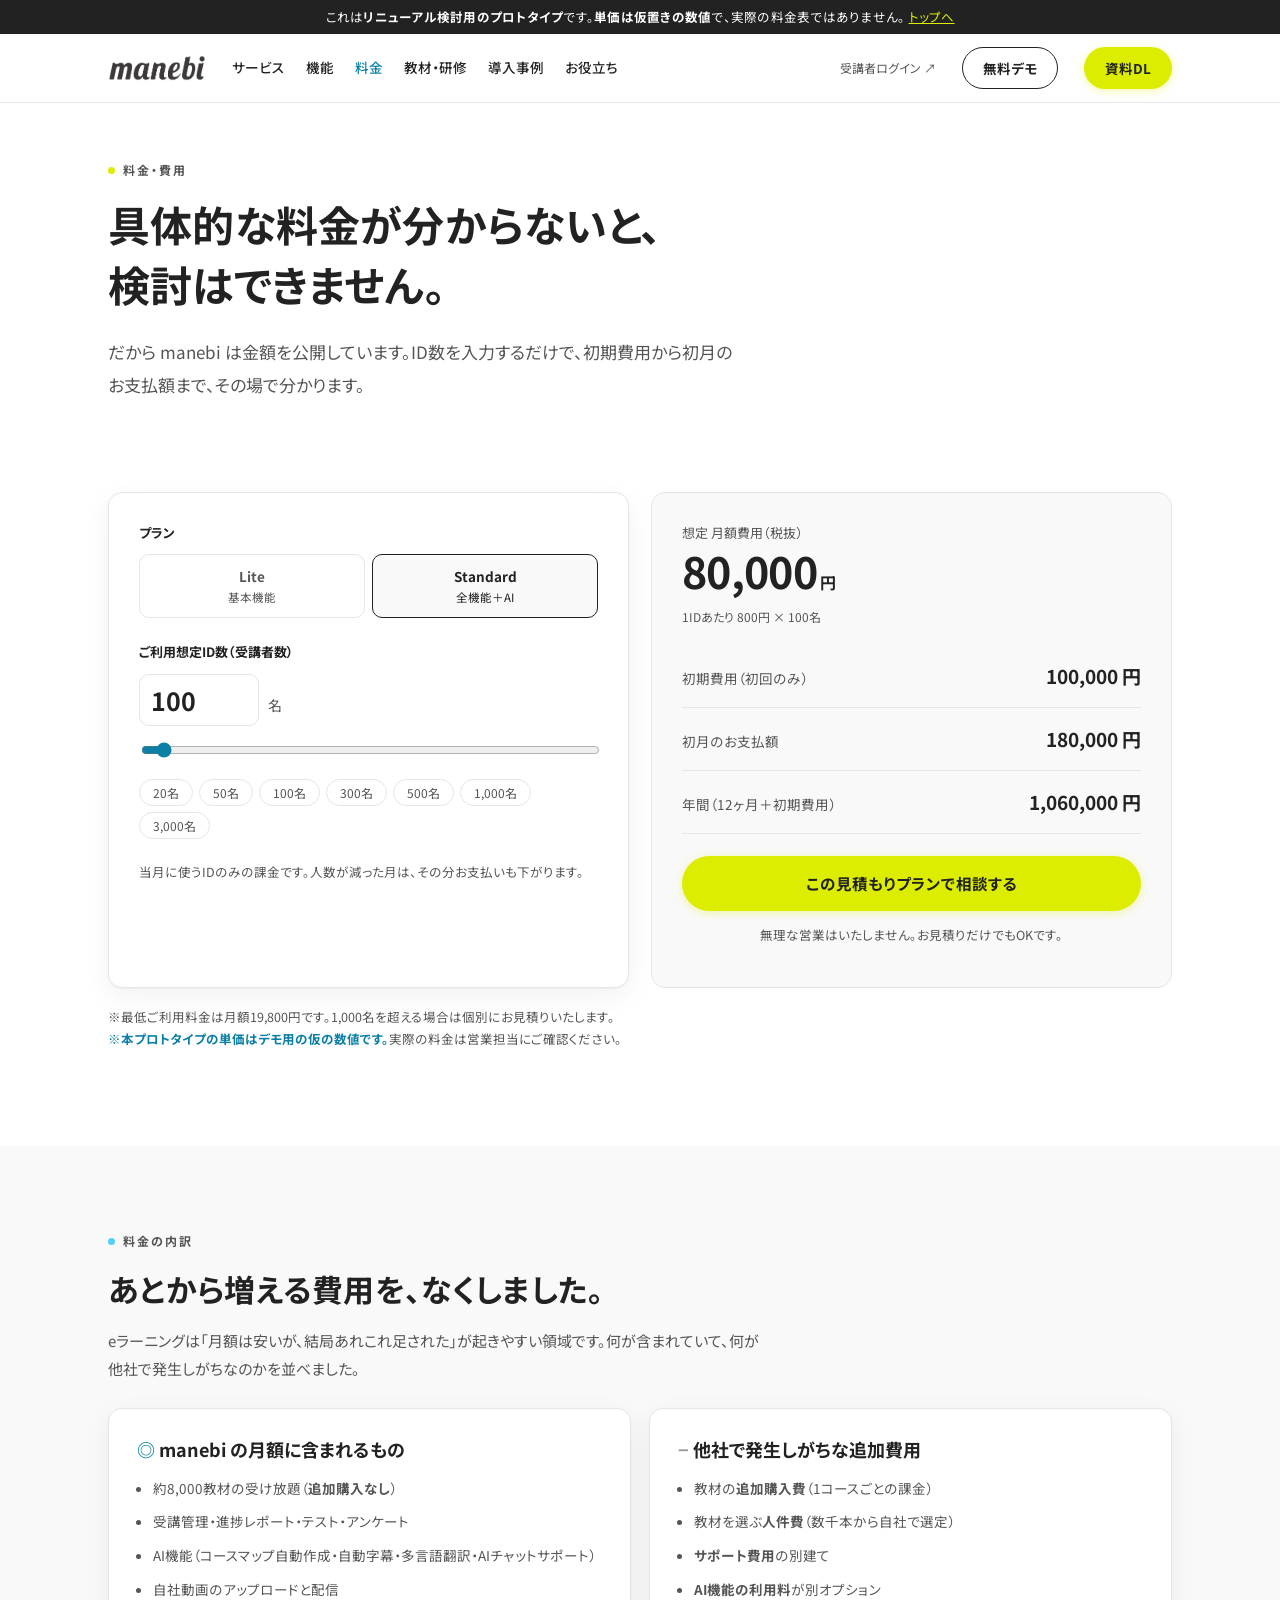
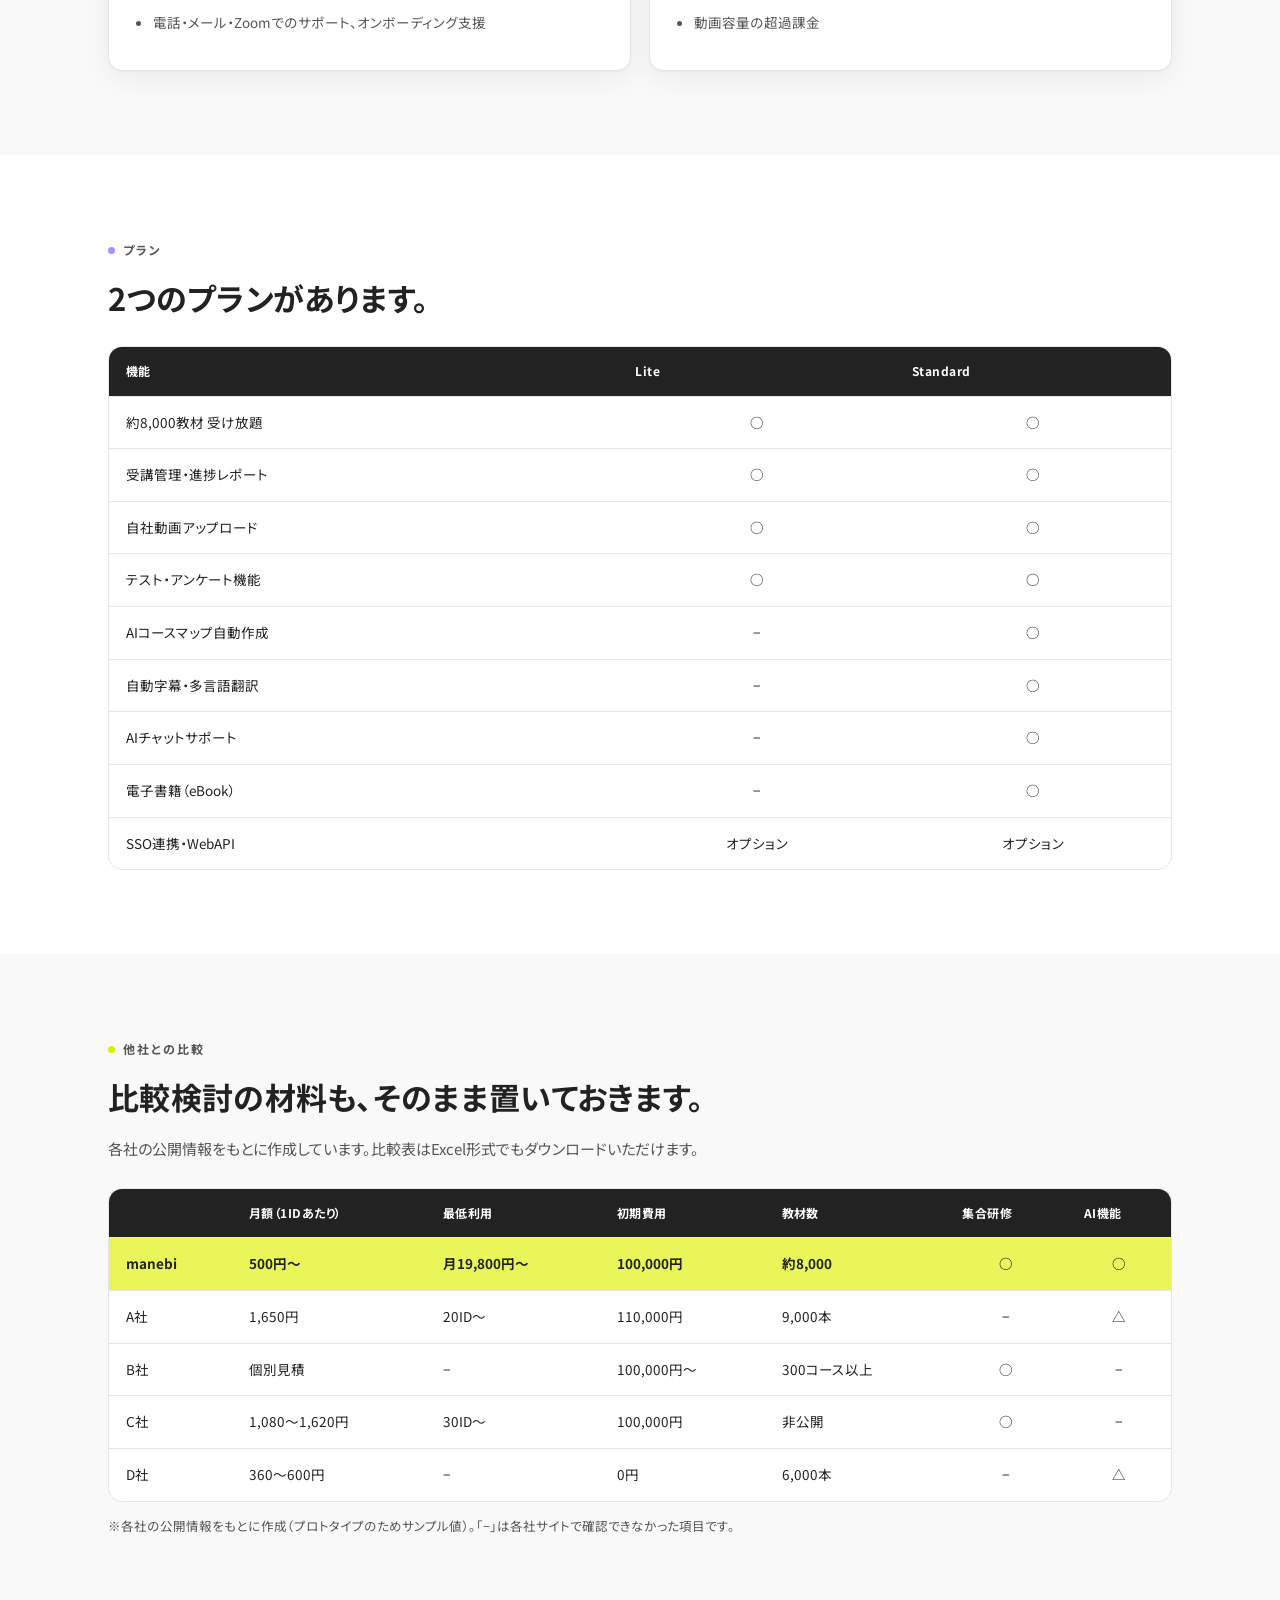
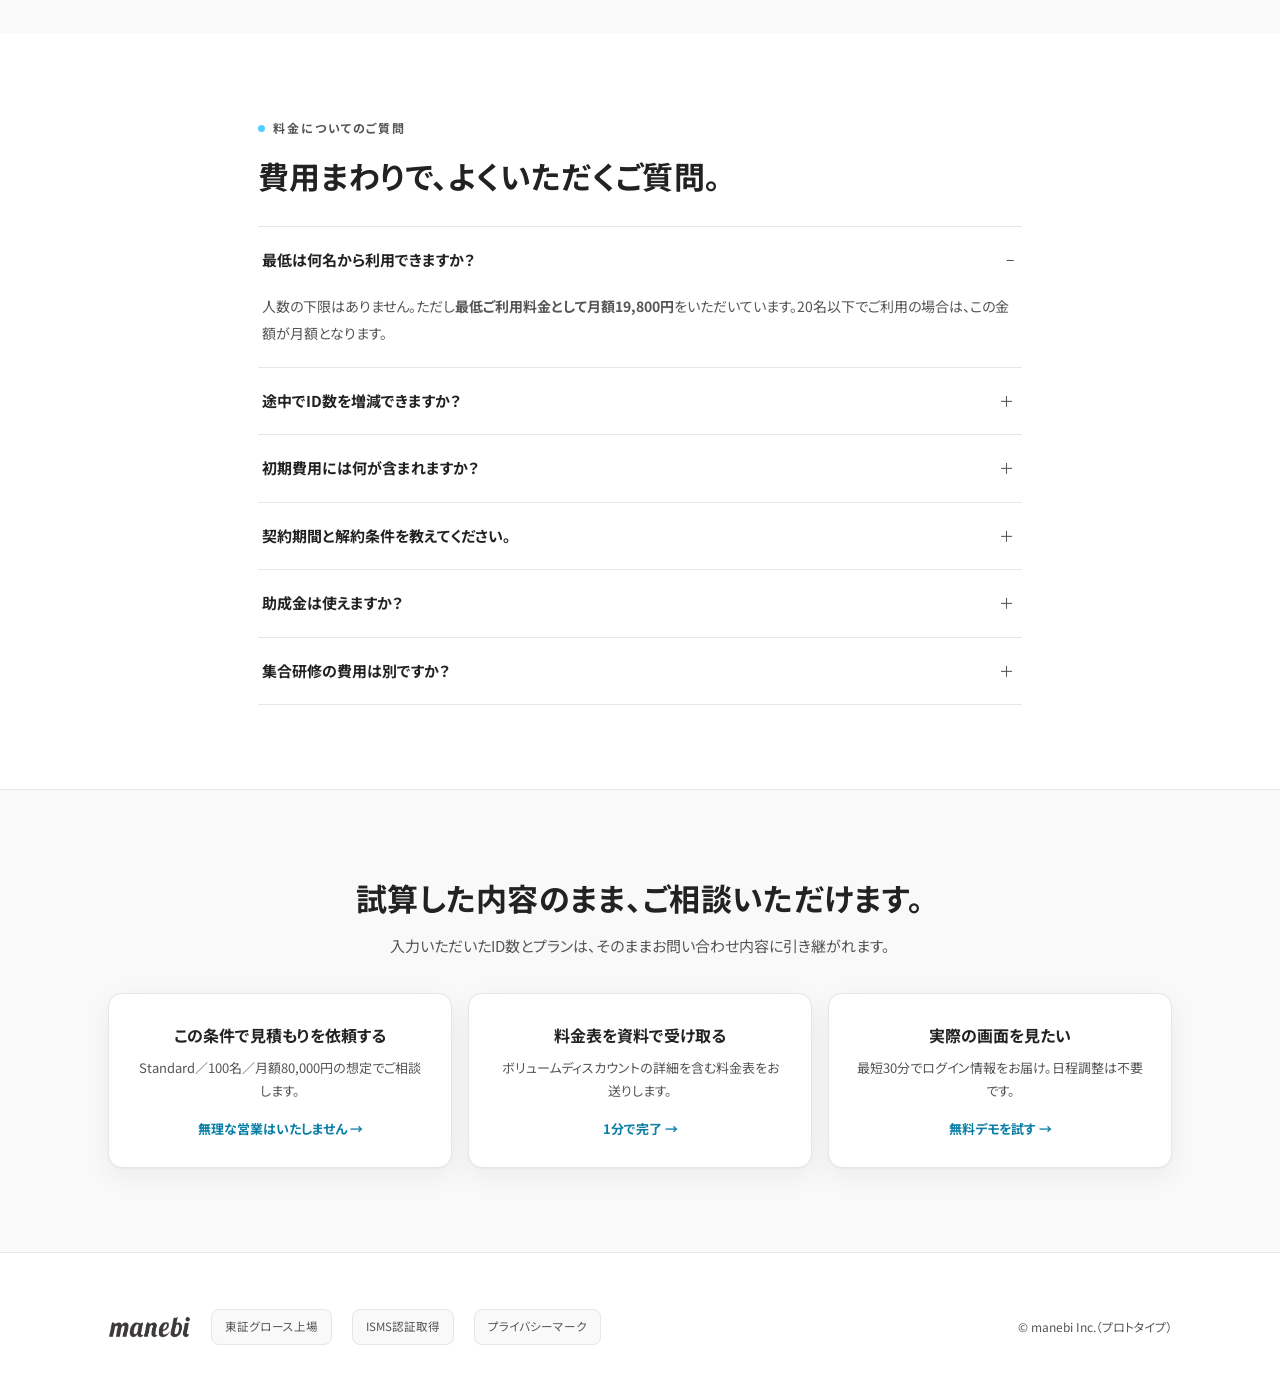
<file: prototype/price/index.html>
<!doctype html>
<html lang="ja">
<head>
<meta charset="utf-8">
<meta name="viewport" content="width=device-width, initial-scale=1">
<meta name="color-scheme" content="light">
<meta name="robots" content="noindex, nofollow">
<title>【プロトタイプ】料金・費用｜manebi eラーニング</title>
<link rel="preconnect" href="https://fonts.googleapis.com">
<link rel="preconnect" href="https://fonts.gstatic.com" crossorigin>
<link rel="stylesheet" href="https://fonts.googleapis.com/css2?family=Noto+Sans+JP:wght@400;500;700&display=swap">
<link rel="stylesheet" href="../assets/site.css">
</head>
<body>

<div class="proto">
  これは<b>リニューアル検討用のプロトタイプ</b>です。<b>単価は仮置きの数値</b>で、実際の料金表ではありません。
  <a href="../">トップへ</a>
</div>

<header class="hd">
  <div class="hd-in">
    <a class="logo" href="../"><img src="../assets/wordmark.png" alt="manebi"></a>
    <nav>
      <a href="../#service">サービス</a>
      <a href="../#feature">機能</a>
      <a href="./" style="color:var(--link)">料金</a>
      <a href="../#material">教材・研修</a>
      <a href="../#case">導入事例</a>
      <a href="../#faq">お役立ち</a>
    </nav>
    <span class="sp"></span>
    <span class="sub">受講者ログイン ↗</span>
    <a class="btn btn-ghost" href="#contact">無料デモ</a>
    <a class="btn btn-primary" href="#contact">資料DL</a>
  </div>
</header>

<div class="hero" style="padding:56px 0 34px">
  <div class="wrap">
    <div class="eyebrow"><span class="dot" style="background:var(--yellow)"></span>料金・費用</div>
    <h1 style="font-size:clamp(27px,4vw,42px)">具体的な料金が分からないと、<br>検討はできません。</h1>
    <p class="lead" style="margin-bottom:0">だから manebi は金額を公開しています。ID数を入力するだけで、初期費用から初月のお支払額まで、その場で分かります。</p>
  </div>
</div>

<!-- ============ シミュレーター ============ -->
<section style="padding-top:26px">
  <div class="wrap">
    <div class="simwrap">
      <div class="simin">
        <div class="field">
          <label id="planlabel">プラン</label>
          <div class="plans" role="tablist" aria-labelledby="planlabel">
            <button role="tab" aria-selected="false" data-plan="lite">Lite<br><span style="font-weight:400;font-size:11.5px">基本機能</span></button>
            <button role="tab" aria-selected="true" data-plan="standard">Standard<br><span style="font-weight:400;font-size:11.5px">全機能＋AI</span></button>
          </div>
        </div>

        <div class="field">
          <label for="ids">ご利用想定ID数（受講者数）</label>
          <div class="numrow">
            <input type="number" id="ids" value="100" min="1" max="10000" step="1" inputmode="numeric">
            <span>名</span>
          </div>
          <input type="range" id="range" value="100" min="1" max="3000" step="1" aria-label="ID数スライダー">
          <div class="presets">
            <button data-n="20">20名</button>
            <button data-n="50">50名</button>
            <button data-n="100">100名</button>
            <button data-n="300">300名</button>
            <button data-n="500">500名</button>
            <button data-n="1000">1,000名</button>
            <button data-n="3000">3,000名</button>
          </div>
        </div>

        <p class="micro" style="margin-top:4px">
          当月に使うIDのみの課金です。人数が減った月は、その分お支払いも下がります。
        </p>
      </div>

      <div class="simout" aria-live="polite">
        <div style="font-size:13px;color:var(--ink2)">想定 月額費用（税抜）</div>
        <div class="res-main" id="monthly">80,000<small> 円</small></div>
        <div class="res-note" id="unitnote">1IDあたり 800円 × 100名</div>

        <div style="height:18px"></div>
        <div class="res-row"><span class="k">初期費用（初回のみ）</span><span class="v">100,000 円</span></div>
        <div class="res-row"><span class="k">初月のお支払額</span><span class="v" id="firstmonth">180,000 円</span></div>
        <div class="res-row"><span class="k">年間（12ヶ月＋初期費用）</span><span class="v" id="yearly">1,060,000 円</span></div>

        <div style="margin-top:22px">
          <a class="btn btn-primary btn-lg" href="#contact" style="width:100%">この見積もりプランで相談する</a>
        </div>
        <p class="micro" style="text-align:center">無理な営業はいたしません。お見積りだけでもOKです。</p>
      </div>
    </div>

    <p class="micro" style="margin-top:18px">
      ※最低ご利用料金は月額19,800円です。1,000名を超える場合は個別にお見積りいたします。<br>
      <b style="color:var(--link)">※本プロトタイプの単価はデモ用の仮の数値です。</b>実際の料金は営業担当にご確認ください。
    </p>
  </div>
</section>

<!-- ============ 含まれるもの ============ -->
<section class="tint">
  <div class="wrap">
    <div class="eyebrow"><span class="dot" style="background:var(--blue)"></span>料金の内訳</div>
    <h2>あとから増える費用を、なくしました。</h2>
    <p class="sub">eラーニングは「月額は安いが、結局あれこれ足された」が起きやすい領域です。何が含まれていて、何が他社で発生しがちなのかを並べました。</p>

    <div class="incl">
      <div class="card">
        <h3><span style="color:var(--link)">◎</span> manebi の月額に含まれるもの</h3>
        <ul>
          <li>約8,000教材の受け放題（<b>追加購入なし</b>）</li>
          <li>受講管理・進捗レポート・テスト・アンケート</li>
          <li>AI機能（コースマップ自動作成・自動字幕・多言語翻訳・AIチャットサポート）</li>
          <li>自社動画のアップロードと配信</li>
          <li>電話・メール・Zoomでのサポート、オンボーディング支援</li>
        </ul>
      </div>
      <div class="card">
        <h3><span style="color:var(--mute)">−</span> 他社で発生しがちな追加費用</h3>
        <ul>
          <li>教材の<b>追加購入費</b>（1コースごとの課金）</li>
          <li>教材を選ぶ<b>人件費</b>（数千本から自社で選定）</li>
          <li><b>サポート費用</b>の別建て</li>
          <li><b>AI機能の利用料</b>が別オプション</li>
          <li>動画容量の超過課金</li>
        </ul>
      </div>
    </div>
  </div>
</section>

<!-- ============ プラン比較 ============ -->
<section>
  <div class="wrap">
    <div class="eyebrow"><span class="dot" style="background:var(--purple)"></span>プラン</div>
    <h2>2つのプランがあります。</h2>

    <div class="tblwrap">
      <table>
        <thead>
          <tr><th>機能</th><th class="c">Lite</th><th class="c">Standard</th></tr>
        </thead>
        <tbody>
          <tr><td>約8,000教材 受け放題</td><td class="c">○</td><td class="c">○</td></tr>
          <tr><td>受講管理・進捗レポート</td><td class="c">○</td><td class="c">○</td></tr>
          <tr><td>自社動画アップロード</td><td class="c">○</td><td class="c">○</td></tr>
          <tr><td>テスト・アンケート機能</td><td class="c">○</td><td class="c">○</td></tr>
          <tr><td>AIコースマップ自動作成</td><td class="c">−</td><td class="c">○</td></tr>
          <tr><td>自動字幕・多言語翻訳</td><td class="c">−</td><td class="c">○</td></tr>
          <tr><td>AIチャットサポート</td><td class="c">−</td><td class="c">○</td></tr>
          <tr><td>電子書籍（eBook）</td><td class="c">−</td><td class="c">○</td></tr>
          <tr><td>SSO連携・WebAPI</td><td class="c">オプション</td><td class="c">オプション</td></tr>
        </tbody>
      </table>
    </div>
  </div>
</section>

<!-- ============ 他社比較 ============ -->
<section class="tint">
  <div class="wrap">
    <div class="eyebrow"><span class="dot" style="background:var(--yellow)"></span>他社との比較</div>
    <h2>比較検討の材料も、そのまま置いておきます。</h2>
    <p class="sub">各社の公開情報をもとに作成しています。比較表はExcel形式でもダウンロードいただけます。</p>

    <div class="tblwrap">
      <table>
        <thead>
          <tr><th>　</th><th>月額（1IDあたり）</th><th>最低利用</th><th>初期費用</th><th>教材数</th><th>集合研修</th><th>AI機能</th></tr>
        </thead>
        <tbody>
          <tr class="me">
            <td>manebi</td><td>500円〜</td><td>月19,800円〜</td><td>100,000円</td><td>約8,000</td><td class="c">○</td><td class="c">○</td>
          </tr>
          <tr><td>A社</td><td>1,650円</td><td>20ID〜</td><td>110,000円</td><td>9,000本</td><td class="c">−</td><td class="c">△</td></tr>
          <tr><td>B社</td><td>個別見積</td><td>−</td><td>100,000円〜</td><td>300コース以上</td><td class="c">○</td><td class="c">−</td></tr>
          <tr><td>C社</td><td>1,080〜1,620円</td><td>30ID〜</td><td>100,000円</td><td>非公開</td><td class="c">○</td><td class="c">−</td></tr>
          <tr><td>D社</td><td>360〜600円</td><td>−</td><td>0円</td><td>6,000本</td><td class="c">−</td><td class="c">△</td></tr>
        </tbody>
      </table>
    </div>
    <p class="micro">※各社の公開情報をもとに作成（プロトタイプのためサンプル値）。「−」は各社サイトで確認できなかった項目です。</p>
  </div>
</section>

<!-- ============ 料金FAQ ============ -->
<section>
  <div class="wrap" style="max-width:820px">
    <div class="eyebrow"><span class="dot" style="background:var(--blue)"></span>料金についてのご質問</div>
    <h2>費用まわりで、よくいただくご質問。</h2>

    <div class="faq">
      <details open>
        <summary>最低は何名から利用できますか？</summary>
        <div class="a">人数の下限はありません。ただし<b>最低ご利用料金として月額19,800円</b>をいただいています。20名以下でご利用の場合は、この金額が月額となります。</div>
      </details>
      <details>
        <summary>途中でID数を増減できますか？</summary>
        <div class="a">できます。<b>当月に使うIDのみの課金</b>のため、新入社員研修の期間だけ増やす、繁忙期を過ぎたら減らす、といった運用が可能です。減らした月はお支払いもその分下がります。</div>
      </details>
      <details>
        <summary>初期費用には何が含まれますか？</summary>
        <div class="a">アカウント発行、初期設定、管理者向けの操作説明、オンボーディング支援が含まれます。初回のみのお支払いで、更新時には発生しません。</div>
      </details>
      <details>
        <summary>契約期間と解約条件を教えてください。</summary>
        <div class="a">契約期間は1年間で、その後は自動更新です。解約は1年経過後から可能で、更新月の1ヶ月前までにお申し出ください。期間内の解約の場合、残存期間分の費用が発生します。</div>
      </details>
      <details>
        <summary>助成金は使えますか？</summary>
        <div class="a">人材開発支援助成金の対象となる場合があります。要件は研修内容や企業規模によって異なりますので、申請手順とあわせてご案内します。お問い合わせ時にお知らせください。</div>
      </details>
      <details>
        <summary>集合研修の費用は別ですか？</summary>
        <div class="a">集合研修は内容・回数・受講人数に応じた個別のお見積りとなります。eラーニングと組み合わせる場合は、全体の設計をふまえてご提案しますので、まとめてご相談ください。</div>
      </details>
    </div>
  </div>
</section>

<!-- ============ CTA ============ -->
<section class="final" id="contact">
  <div class="wrap center">
    <h2>試算した内容のまま、ご相談いただけます。</h2>
    <p class="sub">入力いただいたID数とプランは、そのままお問い合わせ内容に引き継がれます。</p>
    <div class="cta3">
      <a href="#contact">
        <div class="t">この条件で見積もりを依頼する</div>
        <p id="ctasummary">Standard／100名／月額80,000円の想定でご相談します。</p>
        <div class="go">無理な営業はいたしません →</div>
      </a>
      <a href="#contact">
        <div class="t">料金表を資料で受け取る</div>
        <p>ボリュームディスカウントの詳細を含む料金表をお送りします。</p>
        <div class="go">1分で完了 →</div>
      </a>
      <a href="#contact">
        <div class="t">実際の画面を見たい</div>
        <p>最短30分でログイン情報をお届け。日程調整は不要です。</p>
        <div class="go">無料デモを試す →</div>
      </a>
    </div>
  </div>
</section>

<footer>
  <div class="wrap">
    <div class="fbottom" style="margin-top:0; border-top:none; padding-top:0">
      <img src="../assets/wordmark.png" alt="manebi">
      <span class="badge">東証グロース上場</span>
      <span class="badge">ISMS認証取得</span>
      <span class="badge">プライバシーマーク</span>
      <span class="sp"></span>
      <span>© manebi Inc.（プロトタイプ）</span>
    </div>
  </div>
</footer>

<script>
// ---- 料金シミュレーター（単価はプロトタイプ用の仮置き）----
var TIERS = {
  standard: [ [49,1000], [99,900], [299,800], [999,650], [Infinity,550] ],
  lite:     [ [49,800],  [99,700], [299,620], [999,550], [Infinity,500] ]
};
var MIN_MONTHLY = 19800;
var INITIAL = 100000;
var plan = 'standard';

function unitPrice(n){
  var t = TIERS[plan];
  for (var i = 0; i < t.length; i++) if (n <= t[i][0]) return t[i][1];
  return t[t.length-1][1];
}
function yen(n){ return n.toLocaleString('ja-JP'); }

function calc(){
  var n = parseInt(document.getElementById('ids').value, 10);
  if (isNaN(n) || n < 1) n = 1;
  if (n > 10000) n = 10000;

  var u = unitPrice(n);
  var raw = u * n;
  var monthly = Math.max(raw, MIN_MONTHLY);

  document.getElementById('monthly').innerHTML = yen(monthly) + '<small> 円</small>';
  document.getElementById('firstmonth').textContent = yen(monthly + INITIAL) + ' 円';
  document.getElementById('yearly').textContent = yen(monthly * 12 + INITIAL) + ' 円';

  var note = '1IDあたり ' + yen(u) + '円 × ' + yen(n) + '名';
  if (monthly > raw) note += '（最低ご利用料金 ' + yen(MIN_MONTHLY) + '円を適用）';
  if (n >= 1000) note += ' ／ 1,000名以上は個別見積で更にお安くなる場合があります';
  document.getElementById('unitnote').textContent = note;

  var label = (plan === 'standard') ? 'Standard' : 'Lite';
  document.getElementById('ctasummary').textContent =
    label + '／' + yen(n) + '名／月額' + yen(monthly) + '円の想定でご相談します。';
}

var ids = document.getElementById('ids');
var range = document.getElementById('range');

ids.addEventListener('input', function(){
  var v = parseInt(ids.value, 10);
  if (!isNaN(v)) range.value = Math.min(Math.max(v, 1), 3000);
  calc();
});
range.addEventListener('input', function(){ ids.value = range.value; calc(); });

document.querySelectorAll('.presets button').forEach(function(b){
  b.addEventListener('click', function(){
    ids.value = b.dataset.n;
    range.value = Math.min(b.dataset.n, 3000);
    calc();
  });
});
document.querySelectorAll('.plans button').forEach(function(b){
  b.addEventListener('click', function(){
    document.querySelectorAll('.plans button').forEach(function(x){ x.setAttribute('aria-selected','false'); });
    b.setAttribute('aria-selected','true');
    plan = b.dataset.plan;
    calc();
  });
});

calc();
</script>
</body>
</html>
</file>
<file: prototype/assets/site.css>
@charset "utf-8";
/* manebi サービスサイト リニューアル プロトタイプ
   カラー・タイポ・比率は manebi 公式ブランドトークンに準拠
   白/ライトグレー70% ・ 黒/濃グレー20% ・ 3アクセント10%
   禁則：黒背景メイン／全幅の色帯／見出し下の装飾ライン（ヒーローの*下線を除く） */

:root{
  --white:#ffffff;
  --paper:#f9f9f9;
  --ink:#222222;
  --ink2:#555555;
  --mute:#999999;
  --line:#e6e6e6;
  --blue:#51d0ff;      --blue-bg:#91e1ff;
  --yellow:#dced00;    --yellow-bg:#eaf55a;
  --purple:#9b98f2;    --purple-bg:#bebcf3;
  /* 派生：アクセント色のままでは本文コントラストが足りないため、リンク等の可読色を用意 */
  --link:#0b7fa6;
  --shadow:0 1px 2px rgba(34,34,34,.04), 0 8px 28px rgba(34,34,34,.06);
  --radius:14px;
  --maxw:1120px;
}

*{box-sizing:border-box}
html{scroll-behavior:smooth}
body{
  margin:0; background:var(--white); color:var(--ink);
  font-family:"Noto Sans JP","Hiragino Kaku Gothic ProN","Yu Gothic UI",sans-serif;
  font-size:16px; line-height:1.9; -webkit-font-smoothing:antialiased;
  font-feature-settings:"palt" 1;
}
img{max-width:100%; height:auto; display:block}
a{color:var(--link); text-decoration:none}
a:hover{text-decoration:underline}
a:focus-visible,button:focus-visible{outline:2px solid var(--link); outline-offset:3px; border-radius:4px}
.wrap{max-width:var(--maxw); margin:0 auto; padding:0 28px}

/* ---------- プロトタイプ表示 ---------- */
.proto{background:var(--ink); color:#fff; font-size:12.5px; letter-spacing:.02em; text-align:center; padding:7px 16px; line-height:1.6}
.proto a{color:var(--yellow); text-decoration:underline}

/* ---------- ヘッダー ---------- */
.hd{position:sticky; top:0; z-index:80; background:rgba(255,255,255,.92); backdrop-filter:saturate(180%) blur(12px); border-bottom:1px solid var(--line)}
.hd-in{max-width:var(--maxw); margin:0 auto; padding:13px 28px; display:flex; align-items:center; gap:26px}
.hd .logo img{height:26px; width:auto}
.hd nav{display:flex; gap:21px; font-size:13.5px; font-weight:500}
.hd nav a{color:var(--ink); white-space:nowrap}
.hd nav a:hover{color:var(--link); text-decoration:none}
.hd .sp{flex:1}
.hd .sub{font-size:12px; color:var(--ink2); white-space:nowrap}
.btn{display:inline-flex; align-items:center; justify-content:center; gap:7px; border-radius:999px;
  font-weight:700; font-size:13.5px; padding:10px 20px; white-space:nowrap; border:1.5px solid transparent;
  transition:transform .12s, box-shadow .12s; cursor:pointer; font-family:inherit; line-height:1.5}
.btn:hover{text-decoration:none; transform:translateY(-1px)}
.btn-primary{background:var(--yellow); color:var(--ink); box-shadow:0 2px 10px rgba(220,237,0,.35)}
.btn-primary:hover{box-shadow:0 5px 18px rgba(220,237,0,.45)}
.btn-ghost{background:var(--white); color:var(--ink); border-color:var(--ink)}
.btn-ghost:hover{background:var(--paper)}
.btn-lg{font-size:15.5px; padding:15px 30px}
@media(max-width:1000px){ .hd nav,.hd .sub{display:none} }

/* ---------- 共通セクション ---------- */
section{padding:84px 0}
section.tint{background:var(--paper)}
.eyebrow{font-size:12px; font-weight:700; letter-spacing:.16em; color:var(--ink2); margin-bottom:12px}
.eyebrow .dot{display:inline-block; width:7px; height:7px; border-radius:50%; margin-right:8px; vertical-align:1px}
h2{font-size:clamp(23px,3vw,31px); font-weight:700; line-height:1.55; margin:0 0 14px; letter-spacing:.01em}
h3{font-size:18px; font-weight:700; margin:0 0 8px; line-height:1.6}
.sub{color:var(--ink2); font-size:15px; max-width:44em; margin:0}
.center{text-align:center}
.center .sub{margin-left:auto; margin-right:auto}

/* ---------- ヒーロー ---------- */
.hero{padding:76px 0 64px; position:relative; overflow:hidden}
.hero .ast-deco{position:absolute; opacity:.5; pointer-events:none}
.hero .ast-deco.a1{width:120px; top:38px; right:4%}
.hero .ast-deco.a2{width:64px; top:190px; right:14%; opacity:.4}
.hero .ast-deco.a3{width:44px; top:96px; right:20%; opacity:.35}
.hero h1{font-size:clamp(31px,5.1vw,54px); font-weight:700; line-height:1.42; margin:0 0 22px; letter-spacing:.005em}
.hero h1 .q{position:relative; display:inline-block}
.hero h1 .q::after{content:""; position:absolute; left:0; right:0; bottom:.08em; height:.32em; background:var(--yellow); opacity:.55; z-index:-1; border-radius:2px}
.hero h1 .ast{color:var(--blue); font-weight:700}
.hero .lead{font-size:17px; color:var(--ink2); max-width:37em; margin:0 0 30px; line-height:1.95}
.hero-cta{display:flex; gap:13px; flex-wrap:wrap; align-items:center}
.micro{font-size:12.5px; color:var(--ink2); margin-top:13px; line-height:1.75}
.micro b{color:var(--ink)}

/* セグメント分岐 */
.segs{display:inline-flex; gap:6px; background:var(--paper); border:1px solid var(--line); border-radius:999px; padding:5px; margin-bottom:26px}
.segs button{border:none; background:transparent; font-family:inherit; font-size:13px; font-weight:700; color:var(--ink2);
  padding:8px 17px; border-radius:999px; cursor:pointer; transition:background .15s,color .15s}
.segs button[aria-selected="true"]{background:var(--white); color:var(--ink); box-shadow:var(--shadow)}
.segmsg{font-size:13.5px; color:var(--ink2); margin:0 0 24px; min-height:1.9em}

/* 実績バッジ */
.proof{display:grid; grid-template-columns:repeat(auto-fit,minmax(160px,1fr)); gap:0;
  border:1px solid var(--line); border-radius:var(--radius); background:var(--white); margin-top:44px; overflow:hidden}
.proof div{padding:20px 24px; border-left:1px solid var(--line)}
.proof div:first-child{border-left:none}
.proof .n{font-size:30px; font-weight:700; line-height:1.25; letter-spacing:-.01em; font-variant-numeric:tabular-nums}
.proof .n small{font-size:15px; font-weight:700}
.proof .l{font-size:12.5px; color:var(--ink2); margin-top:2px}
.proof .s{font-size:10.5px; color:var(--mute); margin-top:5px; line-height:1.55}

/* ---------- 汎用カード ---------- */
.grid{display:grid; gap:18px}
.g2{grid-template-columns:repeat(auto-fit,minmax(290px,1fr))}
.g3{grid-template-columns:repeat(auto-fit,minmax(255px,1fr))}
.g4{grid-template-columns:repeat(auto-fit,minmax(215px,1fr))}
.card{background:var(--white); border:1px solid var(--line); border-radius:var(--radius); padding:26px 28px; box-shadow:var(--shadow)}
.card.plain{box-shadow:none}
.card p{margin:8px 0 0; font-size:14px; color:var(--ink2); line-height:1.85}
.card .ic{width:38px; height:38px; border-radius:11px; display:flex; align-items:center; justify-content:center; font-size:19px; margin-bottom:14px}
.ic.b{background:var(--blue-bg)} .ic.y{background:var(--yellow-bg)} .ic.p{background:var(--purple-bg)}

/* ---------- ファネル ---------- */
.funnel{display:grid; grid-template-columns:1fr auto 1fr; gap:20px; align-items:stretch; margin-top:28px}
.fn{border:1px solid var(--line); border-radius:var(--radius); padding:24px 26px; background:var(--white)}
.fn .t{font-size:12px; font-weight:700; letter-spacing:.1em; color:var(--ink2); margin-bottom:12px}
.fn ul{margin:0; padding-left:1.1em; font-size:14px; color:var(--ink2)}
.fn li{margin:6px 0}
.fn.now{border-color:var(--ink); border-width:1.5px}
.fn.now .t{color:var(--ink)}
.fnarrow{display:flex; align-items:center; color:var(--mute); font-size:24px}
@media(max-width:820px){ .funnel{grid-template-columns:1fr} .fnarrow{justify-content:center; transform:rotate(90deg)} }

/* ---------- サービス3択 ---------- */
.svc{display:grid; grid-template-columns:repeat(auto-fit,minmax(260px,1fr)); gap:18px; margin-top:30px}
.svc .card{position:relative; padding-top:30px}
.svc .card img.lg{height:26px; width:auto; margin-bottom:16px}
.svc .tag{position:absolute; top:-10px; left:26px; font-size:11px; font-weight:700; padding:3px 12px; border-radius:999px; background:var(--ink); color:#fff}
.svc .hybrid{background:linear-gradient(180deg, rgba(145,225,255,.16), rgba(190,188,243,.16)); border-color:transparent}

/* ---------- 失敗あるある ---------- */
.walls{counter-reset:w; display:grid; gap:14px; margin-top:26px}
.wall{display:flex; gap:18px; align-items:flex-start; background:var(--white); border:1px solid var(--line); border-radius:var(--radius); padding:22px 26px}
.wall .num{counter-increment:w; flex:0 0 auto; width:30px; height:30px; border-radius:50%; background:var(--paper); border:1px solid var(--line);
  display:flex; align-items:center; justify-content:center; font-size:13px; font-weight:700; color:var(--ink2)}
.wall .num::before{content:counter(w)}
.wall b{display:block; font-size:15.5px; margin-bottom:3px}
.wall p{margin:0; font-size:13.5px; color:var(--ink2)}

/* ---------- 料金プレビュー ---------- */
.pricebox{display:grid; grid-template-columns:1.15fr 1fr; gap:34px; align-items:center; margin-top:30px}
@media(max-width:860px){ .pricebox{grid-template-columns:1fr} }
.pricecard{background:var(--white); border:1px solid var(--line); border-radius:var(--radius); padding:30px 32px; box-shadow:var(--shadow)}
.pricecard .big{font-size:46px; font-weight:700; line-height:1.15; letter-spacing:-.015em; font-variant-numeric:tabular-nums}
.pricecard .big small{font-size:17px; font-weight:700}
.pricecard .u{font-size:13px; color:var(--ink2); margin-top:4px}
.pricecard ul{margin:18px 0 0; padding-left:1.15em; font-size:13.5px; color:var(--ink2)}
.pricecard li{margin:7px 0}
.pricecard li b{color:var(--ink)}

/* ---------- 事例 ---------- */
.cases{display:grid; grid-template-columns:repeat(auto-fit,minmax(255px,1fr)); gap:18px; margin-top:28px}
.case{background:var(--white); border:1px solid var(--line); border-radius:var(--radius); padding:24px 26px; box-shadow:var(--shadow)}
.case .res{font-size:24px; font-weight:700; line-height:1.4; margin-bottom:10px; letter-spacing:-.01em}
.case .res .hl{background:linear-gradient(transparent 62%, var(--yellow-bg) 62%); padding:0 2px}
.case .co{font-size:13.5px; font-weight:700; margin-bottom:6px}
.case p{margin:0; font-size:13px; color:var(--ink2); line-height:1.8}
.chips{display:flex; gap:6px; flex-wrap:wrap; margin-top:14px}
.chip{font-size:11px; color:var(--ink2); border:1px solid var(--line); border-radius:999px; padding:2px 10px; background:var(--paper)}
.filters{display:flex; gap:7px; flex-wrap:wrap; margin-top:22px}
.filters button{font-family:inherit; font-size:12.5px; font-weight:500; border:1px solid var(--line); background:var(--white);
  color:var(--ink2); border-radius:999px; padding:6px 15px; cursor:pointer}
.filters button[aria-pressed="true"]{background:var(--ink); color:#fff; border-color:var(--ink); font-weight:700}

/* ---------- 適合ガイド ---------- */
.fit{display:grid; grid-template-columns:1fr 1fr; gap:18px; margin-top:28px}
@media(max-width:780px){ .fit{grid-template-columns:1fr} }
.fit .card h3{display:flex; align-items:center; gap:9px; font-size:16px}
.fit .mark{width:22px; height:22px; border-radius:50%; display:flex; align-items:center; justify-content:center; font-size:13px; font-weight:700; flex:0 0 auto}
.fit .mark.o{background:var(--blue-bg); color:var(--ink)}
.fit .mark.x{background:var(--paper); color:var(--ink2); border:1px solid var(--line)}
.fit ul{margin:12px 0 0; padding-left:1.15em; font-size:13.5px; color:var(--ink2)}
.fit li{margin:8px 0}

/* ---------- 導入フロー ---------- */
.flow{display:grid; grid-template-columns:repeat(auto-fit,minmax(165px,1fr)); gap:14px; margin-top:28px; counter-reset:f}
.step{background:var(--white); border:1px solid var(--line); border-radius:var(--radius); padding:20px 22px; position:relative}
.step .n{counter-increment:f; font-size:11px; font-weight:700; color:var(--ink2); letter-spacing:.1em; margin-bottom:8px}
.step .n::before{content:"STEP 0" counter(f)}
.step b{display:block; font-size:14.5px; margin-bottom:5px}
.step p{margin:0; font-size:12.5px; color:var(--ink2); line-height:1.8}

/* ---------- FAQ ---------- */
.faq{margin-top:26px; border-top:1px solid var(--line)}
.faq details{border-bottom:1px solid var(--line)}
.faq summary{cursor:pointer; list-style:none; padding:19px 40px 19px 4px; font-weight:700; font-size:15px; position:relative}
.faq summary::-webkit-details-marker{display:none}
.faq summary::after{content:"＋"; position:absolute; right:8px; top:50%; transform:translateY(-50%); color:var(--ink2); font-weight:400}
.faq details[open] summary::after{content:"−"}
.faq .a{padding:0 4px 20px; font-size:14px; color:var(--ink2); line-height:1.9}
.faq .a a{font-weight:700}

/* ---------- 最終CTA ---------- */
.final{background:var(--paper); border-top:1px solid var(--line)}
.final h2{margin-bottom:10px}
.cta3{display:grid; grid-template-columns:repeat(auto-fit,minmax(240px,1fr)); gap:16px; margin-top:32px}
.cta3 a{display:block; background:var(--white); border:1px solid var(--line); border-radius:var(--radius); padding:26px 28px;
  box-shadow:var(--shadow); color:var(--ink)}
.cta3 a:hover{text-decoration:none; border-color:var(--ink)}
.cta3 .t{font-size:16px; font-weight:700; margin-bottom:6px}
.cta3 p{margin:0; font-size:13px; color:var(--ink2); line-height:1.8}
.cta3 .go{margin-top:14px; font-size:13px; font-weight:700; color:var(--link)}

/* ---------- フッター ---------- */
footer{background:var(--white); border-top:1px solid var(--line); padding:56px 0 34px; font-size:13.5px}
.fcols{display:grid; grid-template-columns:repeat(auto-fit,minmax(215px,1fr)); gap:34px}
.fcol h4{font-size:12px; font-weight:700; letter-spacing:.1em; color:var(--ink2); margin:0 0 13px}
.fcol ul{list-style:none; margin:0; padding:0}
.fcol li{margin:8px 0}
.fcol a{color:var(--ink); font-size:13px}
.fbottom{display:flex; gap:20px; align-items:center; flex-wrap:wrap; margin-top:42px; padding-top:22px; border-top:1px solid var(--line);
  font-size:12px; color:var(--ink2)}
.fbottom img{height:22px; width:auto}
.badge{border:1px solid var(--line); border-radius:8px; padding:6px 13px; font-size:11.5px; color:var(--ink2); background:var(--paper)}
.fbottom .sp{flex:1}

/* ---------- 料金ページ ---------- */
.simwrap{display:grid; grid-template-columns:1fr 1fr; gap:22px; margin-top:30px}
@media(max-width:880px){ .simwrap{grid-template-columns:1fr} }
.simin{background:var(--white); border:1px solid var(--line); border-radius:var(--radius); padding:28px 30px; box-shadow:var(--shadow)}
.simout{background:var(--paper); border:1px solid var(--line); border-radius:var(--radius); padding:28px 30px}
.field{margin-bottom:22px}
.field label{display:block; font-size:13px; font-weight:700; margin-bottom:9px}
.plans{display:flex; gap:7px; margin-bottom:22px}
.plans button{flex:1; font-family:inherit; font-size:13.5px; font-weight:700; padding:11px 8px; border-radius:10px;
  border:1.5px solid var(--line); background:var(--white); color:var(--ink2); cursor:pointer}
.plans button[aria-selected="true"]{border-color:var(--ink); color:var(--ink); background:var(--paper)}
input[type=range]{width:100%; accent-color:var(--link)}
.numrow{display:flex; align-items:baseline; gap:9px; margin-bottom:10px}
.numrow input[type=number]{width:120px; font-family:inherit; font-size:25px; font-weight:700; padding:7px 11px;
  border:1.5px solid var(--line); border-radius:10px; color:var(--ink); background:var(--white)}
.numrow span{font-size:14px; color:var(--ink2)}
.presets{display:flex; gap:6px; flex-wrap:wrap; margin-top:13px}
.presets button{font-family:inherit; font-size:12px; border:1px solid var(--line); background:var(--white); color:var(--ink2);
  border-radius:999px; padding:4px 13px; cursor:pointer}
.presets button:hover{border-color:var(--ink); color:var(--ink)}
.res-row{display:flex; justify-content:space-between; align-items:baseline; padding:13px 0; border-bottom:1px solid var(--line)}
.res-row:last-of-type{border-bottom:none}
.res-row .k{font-size:13.5px; color:var(--ink2)}
.res-row .v{font-size:19px; font-weight:700; font-variant-numeric:tabular-nums}
.res-main{font-size:43px; font-weight:700; line-height:1.2; font-variant-numeric:tabular-nums; letter-spacing:-.015em}
.res-main small{font-size:16px; font-weight:700}
.res-note{font-size:12px; color:var(--ink2); margin-top:9px; line-height:1.75}
.tblwrap{overflow-x:auto; border:1px solid var(--line); border-radius:var(--radius); margin-top:24px; background:var(--white)}
table{border-collapse:collapse; width:100%; font-size:13.5px}
th,td{padding:13px 17px; text-align:left; border-top:1px solid var(--line); vertical-align:top}
thead th{border-top:none; background:var(--ink); color:#fff; font-size:12px; font-weight:700; letter-spacing:.04em; white-space:nowrap}
tbody tr.me{background:var(--yellow-bg)}
tbody tr.me td{font-weight:700}
td.c{text-align:center}
.incl{display:grid; grid-template-columns:1fr 1fr; gap:18px; margin-top:24px}
@media(max-width:780px){ .incl{grid-template-columns:1fr} }
.incl ul{margin:12px 0 0; padding-left:1.2em; font-size:13.5px; color:var(--ink2)}
.incl li{margin:8px 0}
</file>
